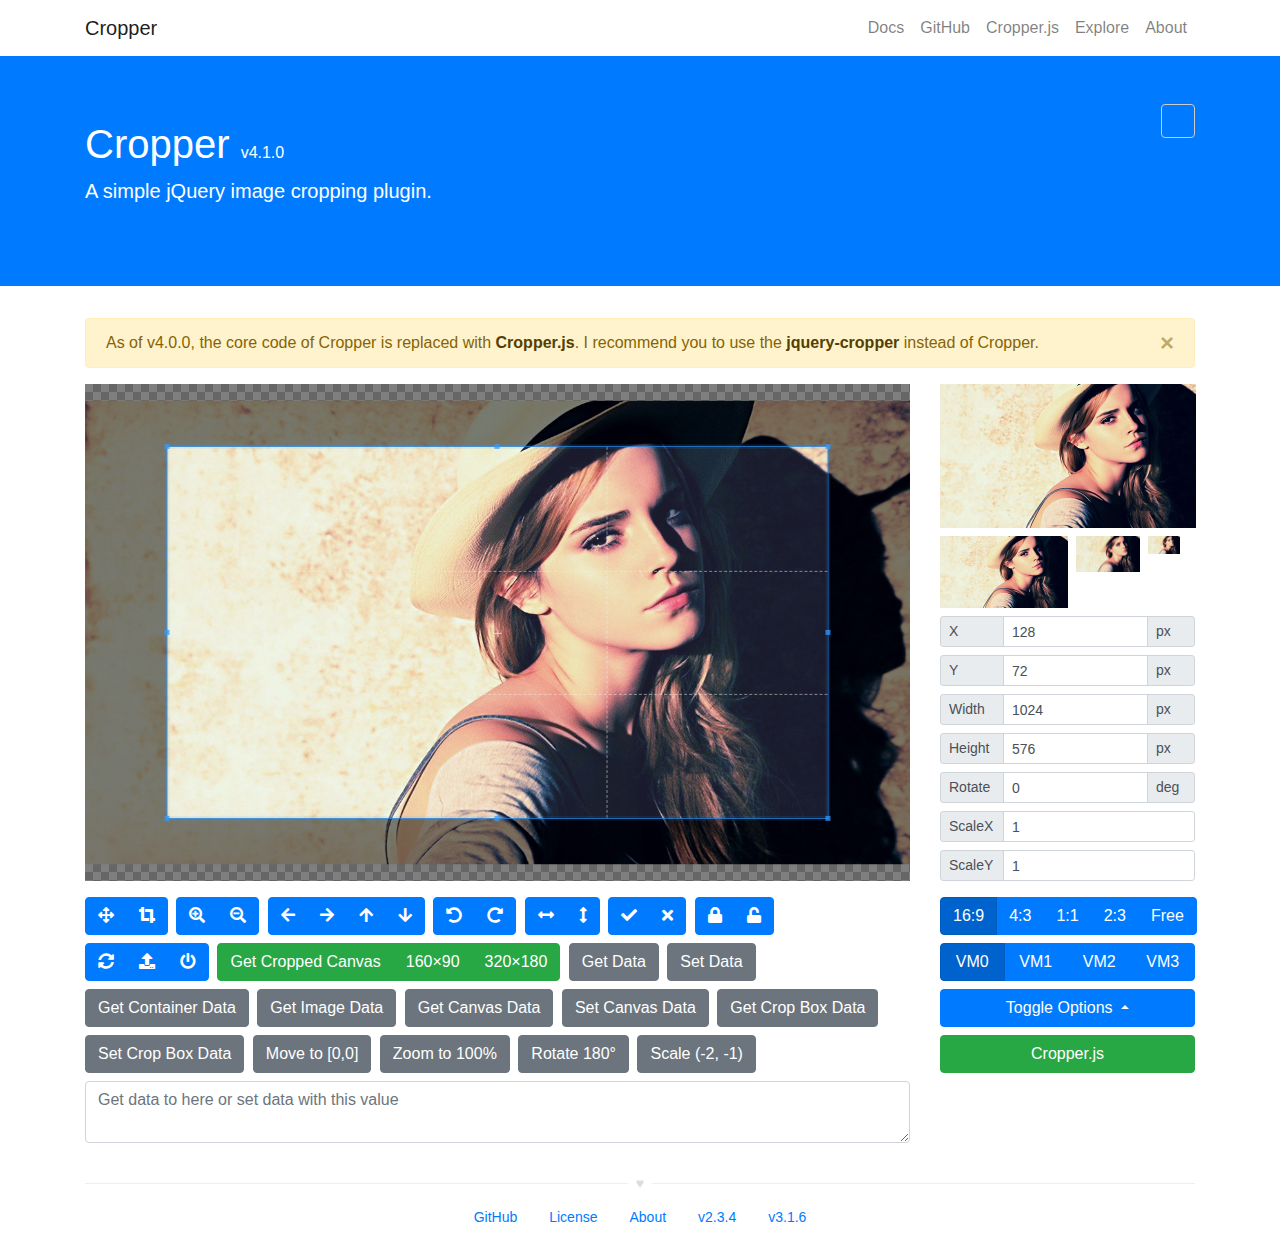
<file: assets/lib/cropper/docs/index.html>
<!DOCTYPE html>
<html lang="en">
<head>
  <meta charset="utf-8">
  <meta http-equiv="x-ua-compatible" content="ie=edge">
  <meta name="viewport" content="width=device-width, initial-scale=1, shrink-to-fit=no">
  <meta name="description" content="A simple jQuery image cropping plugin.">
  <meta name="author" content="Chen Fengyuan">
  <title>Cropper</title>
  <link rel="shortcut icon" href="favicon.ico">
  <link rel="icon" href="favicon.ico">
  <link rel="stylesheet" href="https://use.fontawesome.com/releases/v5.11.2/css/all.css" crossorigin="anonymous">
  <link rel="stylesheet" href="https://stackpath.bootstrapcdn.com/bootstrap/4.3.1/css/bootstrap.min.css" crossorigin="anonymous">
  <link rel="stylesheet" href="css/cropper.css">
  <link rel="stylesheet" href="css/main.css">
</head>
<body>
  <!--[if lt IE 9]>
  <div class="alert alert-warning alert-dismissible fade show m-0 rounded-0" role="alert">
    You are using an <strong>outdated</strong> browser. Please <a href="https://browsehappy.com/">upgrade your browser</a> to improve your experience.
    <button type="button" class="close" data-dismiss="alert" aria-label="Close">
      <span aria-hidden="true">&times;</span>
    </button>
  </div>
  <![endif]-->

  <!-- Header -->
  <header class="navbar navbar-light navbar-expand-md">
    <div class="container">
      <a class="navbar-brand" href="./">Cropper</a>
      <button class="navbar-toggler" type="button" data-toggle="collapse" data-target="#navbar-collapse" aria-controls="navbar-collapse" aria-expanded="false" aria-label="Toggle navigation">
        <span class="navbar-toggler-icon"></span>
      </button>
      <div class="collapse navbar-collapse justify-content-end" id="navbar-collapse" role="navigation">
        <nav class="nav navbar-nav">
          <a class="nav-link" href="https://github.com/fengyuanchen/cropper/blob/master/README.md" data-toggle="tooltip" title="View the documentation">Docs</a>
          <a class="nav-link" href="https://github.com/fengyuanchen/cropper" data-toggle="tooltip" title="View the GitHub project">GitHub</a>
          <a class="nav-link" href="https://fengyuanchen.github.io/cropperjs" data-toggle="tooltip" title="the non-jQuery version of Cropper (recommended)">Cropper.js</a>
          <a class="nav-link" href="https://fengyuanchen.github.io/" data-toggle="tooltip" title="Explore more projects">Explore</a>
          <a class="nav-link" href="https://chenfengyuan.com/" data-toggle="tooltip" title="About the author">About</a>
        </nav>
      </div>
    </div>
  </header>

  <!-- Jumbotron -->
  <div class="jumbotron bg-primary text-white rounded-0">
    <div class="container">
      <div class="row">
        <div class="col-md">
          <h1>Cropper <small class="h6">v4.1.0</small></h1>
          <p class="lead">A simple jQuery image cropping plugin.</p>
        </div>
        <div class="col-md">
          <div class="carbonads">
            <script id="_carbonads_js" src="https://cdn.carbonads.com/carbon.js?serve=CKYI55Q7&placement=fengyuanchengithubio" async></script>
          </div>
        </div>
      </div>
    </div>
  </div>

  <!-- Content -->
  <div class="container">
    <div class="alert alert-warning alert-dismissible fade show" role="alert">
        As of v4.0.0, the core code of Cropper is replaced with <a class="alert-link" href="https://github.com/fengyuanchen/cropperjs">Cropper.js</a>. I recommend you to use the <a class="alert-link" href="https://github.com/fengyuanchen/jquery-cropper">jquery-cropper</a> instead of Cropper.
      <button type="button" class="close" data-dismiss="alert" aria-label="Close">
        <span aria-hidden="true">&times;</span>
      </button>
    </div>
    <div class="row">
      <div class="col-md-9">
        <!-- <h3>Demo:</h3> -->
        <div class="img-container">
          <img id="image" src="images/picture.jpg" alt="Picture">
        </div>
      </div>
      <div class="col-md-3">
        <!-- <h3>Preview:</h3> -->
        <div class="docs-preview clearfix">
          <div class="img-preview preview-lg"></div>
          <div class="img-preview preview-md"></div>
          <div class="img-preview preview-sm"></div>
          <div class="img-preview preview-xs"></div>
        </div>

        <!-- <h3>Data:</h3> -->
        <div class="docs-data">
          <div class="input-group input-group-sm">
            <span class="input-group-prepend">
              <label class="input-group-text" for="dataX">X</label>
            </span>
            <input type="text" class="form-control" id="dataX" placeholder="x">
            <span class="input-group-append">
              <span class="input-group-text">px</span>
            </span>
          </div>
          <div class="input-group input-group-sm">
            <span class="input-group-prepend">
              <label class="input-group-text" for="dataY">Y</label>
            </span>
            <input type="text" class="form-control" id="dataY" placeholder="y">
            <span class="input-group-append">
              <span class="input-group-text">px</span>
            </span>
          </div>
          <div class="input-group input-group-sm">
            <span class="input-group-prepend">
              <label class="input-group-text" for="dataWidth">Width</label>
            </span>
            <input type="text" class="form-control" id="dataWidth" placeholder="width">
            <span class="input-group-append">
              <span class="input-group-text">px</span>
            </span>
          </div>
          <div class="input-group input-group-sm">
            <span class="input-group-prepend">
              <label class="input-group-text" for="dataHeight">Height</label>
            </span>
            <input type="text" class="form-control" id="dataHeight" placeholder="height">
            <span class="input-group-append">
              <span class="input-group-text">px</span>
            </span>
          </div>
          <div class="input-group input-group-sm">
            <span class="input-group-prepend">
              <label class="input-group-text" for="dataRotate">Rotate</label>
            </span>
            <input type="text" class="form-control" id="dataRotate" placeholder="rotate">
            <span class="input-group-append">
              <span class="input-group-text">deg</span>
            </span>
          </div>
          <div class="input-group input-group-sm">
            <span class="input-group-prepend">
              <label class="input-group-text" for="dataScaleX">ScaleX</label>
            </span>
            <input type="text" class="form-control" id="dataScaleX" placeholder="scaleX">
          </div>
          <div class="input-group input-group-sm">
            <span class="input-group-prepend">
              <label class="input-group-text" for="dataScaleY">ScaleY</label>
            </span>
            <input type="text" class="form-control" id="dataScaleY" placeholder="scaleY">
          </div>
        </div>
      </div>
    </div>
    <div class="row">
      <div class="col-md-9 docs-buttons">
        <!-- <h3>Toolbar:</h3> -->
        <div class="btn-group">
          <button type="button" class="btn btn-primary" data-method="setDragMode" data-option="move" title="Move">
            <span class="docs-tooltip" data-toggle="tooltip" data-animation="false" title="$().cropper(&quot;setDragMode&quot;, &quot;move&quot;)">
              <span class="fa fa-arrows-alt"></span>
            </span>
          </button>
          <button type="button" class="btn btn-primary" data-method="setDragMode" data-option="crop" title="Crop">
            <span class="docs-tooltip" data-toggle="tooltip" data-animation="false" title="$().cropper(&quot;setDragMode&quot;, &quot;crop&quot;)">
              <span class="fa fa-crop-alt"></span>
            </span>
          </button>
        </div>

        <div class="btn-group">
          <button type="button" class="btn btn-primary" data-method="zoom" data-option="0.1" title="Zoom In">
            <span class="docs-tooltip" data-toggle="tooltip" data-animation="false" title="$().cropper(&quot;zoom&quot;, 0.1)">
              <span class="fa fa-search-plus"></span>
            </span>
          </button>
          <button type="button" class="btn btn-primary" data-method="zoom" data-option="-0.1" title="Zoom Out">
            <span class="docs-tooltip" data-toggle="tooltip" data-animation="false" title="$().cropper(&quot;zoom&quot;, -0.1)">
              <span class="fa fa-search-minus"></span>
            </span>
          </button>
        </div>

        <div class="btn-group">
          <button type="button" class="btn btn-primary" data-method="move" data-option="-10" data-second-option="0" title="Move Left">
            <span class="docs-tooltip" data-toggle="tooltip" data-animation="false" title="$().cropper(&quot;move&quot;, -10, 0)">
              <span class="fa fa-arrow-left"></span>
            </span>
          </button>
          <button type="button" class="btn btn-primary" data-method="move" data-option="10" data-second-option="0" title="Move Right">
            <span class="docs-tooltip" data-toggle="tooltip" data-animation="false" title="$().cropper(&quot;move&quot;, 10, 0)">
              <span class="fa fa-arrow-right"></span>
            </span>
          </button>
          <button type="button" class="btn btn-primary" data-method="move" data-option="0" data-second-option="-10" title="Move Up">
            <span class="docs-tooltip" data-toggle="tooltip" data-animation="false" title="$().cropper(&quot;move&quot;, 0, -10)">
              <span class="fa fa-arrow-up"></span>
            </span>
          </button>
          <button type="button" class="btn btn-primary" data-method="move" data-option="0" data-second-option="10" title="Move Down">
            <span class="docs-tooltip" data-toggle="tooltip" data-animation="false" title="$().cropper(&quot;move&quot;, 0, 10)">
              <span class="fa fa-arrow-down"></span>
            </span>
          </button>
        </div>

        <div class="btn-group">
          <button type="button" class="btn btn-primary" data-method="rotate" data-option="-45" title="Rotate Left">
            <span class="docs-tooltip" data-toggle="tooltip" data-animation="false" title="$().cropper(&quot;rotate&quot;, -45)">
              <span class="fa fa-undo-alt"></span>
            </span>
          </button>
          <button type="button" class="btn btn-primary" data-method="rotate" data-option="45" title="Rotate Right">
            <span class="docs-tooltip" data-toggle="tooltip" data-animation="false" title="$().cropper(&quot;rotate&quot;, 45)">
              <span class="fa fa-redo-alt"></span>
            </span>
          </button>
        </div>

        <div class="btn-group">
          <button type="button" class="btn btn-primary" data-method="scaleX" data-option="-1" title="Flip Horizontal">
            <span class="docs-tooltip" data-toggle="tooltip" data-animation="false" title="$().cropper(&quot;scaleX&quot;, -1)">
              <span class="fa fa-arrows-alt-h"></span>
            </span>
          </button>
          <button type="button" class="btn btn-primary" data-method="scaleY" data-option="-1" title="Flip Vertical">
            <span class="docs-tooltip" data-toggle="tooltip" data-animation="false" title="$().cropper(&quot;scaleY&quot;, -1)">
              <span class="fa fa-arrows-alt-v"></span>
            </span>
          </button>
        </div>

        <div class="btn-group">
          <button type="button" class="btn btn-primary" data-method="crop" title="Crop">
            <span class="docs-tooltip" data-toggle="tooltip" data-animation="false" title="$().cropper(&quot;crop&quot;)">
              <span class="fa fa-check"></span>
            </span>
          </button>
          <button type="button" class="btn btn-primary" data-method="clear" title="Clear">
            <span class="docs-tooltip" data-toggle="tooltip" data-animation="false" title="$().cropper(&quot;clear&quot;)">
              <span class="fa fa-times"></span>
            </span>
          </button>
        </div>

        <div class="btn-group">
          <button type="button" class="btn btn-primary" data-method="disable" title="Disable">
            <span class="docs-tooltip" data-toggle="tooltip" data-animation="false" title="$().cropper(&quot;disable&quot;)">
              <span class="fa fa-lock"></span>
            </span>
          </button>
          <button type="button" class="btn btn-primary" data-method="enable" title="Enable">
            <span class="docs-tooltip" data-toggle="tooltip" data-animation="false" title="$().cropper(&quot;enable&quot;)">
              <span class="fa fa-unlock"></span>
            </span>
          </button>
        </div>

        <div class="btn-group">
          <button type="button" class="btn btn-primary" data-method="reset" title="Reset">
            <span class="docs-tooltip" data-toggle="tooltip" data-animation="false" title="$().cropper(&quot;reset&quot;)">
              <span class="fa fa-sync-alt"></span>
            </span>
          </button>
          <label class="btn btn-primary btn-upload" for="inputImage" title="Upload image file">
            <input type="file" class="sr-only" id="inputImage" name="file" accept=".jpg,.jpeg,.png,.gif,.bmp,.tiff">
            <span class="docs-tooltip" data-toggle="tooltip" data-animation="false" title="Import image with Blob URLs">
              <span class="fa fa-upload"></span>
            </span>
          </label>
          <button type="button" class="btn btn-primary" data-method="destroy" title="Destroy">
            <span class="docs-tooltip" data-toggle="tooltip" data-animation="false" title="$().cropper(&quot;destroy&quot;)">
              <span class="fa fa-power-off"></span>
            </span>
          </button>
        </div>

        <div class="btn-group btn-group-crop">
          <button type="button" class="btn btn-success" data-method="getCroppedCanvas" data-option="{ &quot;maxWidth&quot;: 4096, &quot;maxHeight&quot;: 4096 }">
            <span class="docs-tooltip" data-toggle="tooltip" data-animation="false" title="$().cropper(&quot;getCroppedCanvas&quot;, { maxWidth: 4096, maxHeight: 4096 })">
              Get Cropped Canvas
            </span>
          </button>
          <button type="button" class="btn btn-success" data-method="getCroppedCanvas" data-option="{ &quot;width&quot;: 160, &quot;height&quot;: 90 }">
            <span class="docs-tooltip" data-toggle="tooltip" data-animation="false" title="$().cropper(&quot;getCroppedCanvas&quot;, { width: 160, height: 90 })">
              160&times;90
            </span>
          </button>
          <button type="button" class="btn btn-success" data-method="getCroppedCanvas" data-option="{ &quot;width&quot;: 320, &quot;height&quot;: 180 }">
            <span class="docs-tooltip" data-toggle="tooltip" data-animation="false" title="$().cropper(&quot;getCroppedCanvas&quot;, { width: 320, height: 180 })">
              320&times;180
            </span>
          </button>
        </div>

        <!-- Show the cropped image in modal -->
        <div class="modal fade docs-cropped" id="getCroppedCanvasModal" aria-hidden="true" aria-labelledby="getCroppedCanvasTitle" role="dialog" tabindex="-1">
          <div class="modal-dialog">
            <div class="modal-content">
              <div class="modal-header">
                <h5 class="modal-title" id="getCroppedCanvasTitle">Cropped</h5>
                <button type="button" class="close" data-dismiss="modal" aria-label="Close">
                  <span aria-hidden="true">&times;</span>
                </button>
              </div>
              <div class="modal-body"></div>
              <div class="modal-footer">
                <button type="button" class="btn btn-secondary" data-dismiss="modal">Close</button>
                <a class="btn btn-primary" id="download" href="javascript:void(0);" download="cropped.jpg">Download</a>
              </div>
            </div>
          </div>
        </div><!-- /.modal -->

        <button type="button" class="btn btn-secondary" data-method="getData" data-option data-target="#putData">
          <span class="docs-tooltip" data-toggle="tooltip" data-animation="false" title="$().cropper(&quot;getData&quot;)">
            Get Data
          </span>
        </button>
        <button type="button" class="btn btn-secondary" data-method="setData" data-target="#putData">
          <span class="docs-tooltip" data-toggle="tooltip" data-animation="false" title="$().cropper(&quot;setData&quot;, data)">
            Set Data
          </span>
        </button>
        <button type="button" class="btn btn-secondary" data-method="getContainerData" data-option data-target="#putData">
          <span class="docs-tooltip" data-toggle="tooltip" data-animation="false" title="$().cropper(&quot;getContainerData&quot;)">
            Get Container Data
          </span>
        </button>
        <button type="button" class="btn btn-secondary" data-method="getImageData" data-option data-target="#putData">
          <span class="docs-tooltip" data-toggle="tooltip" data-animation="false" title="$().cropper(&quot;getImageData&quot;)">
            Get Image Data
          </span>
        </button>
        <button type="button" class="btn btn-secondary" data-method="getCanvasData" data-option data-target="#putData">
          <span class="docs-tooltip" data-toggle="tooltip" data-animation="false" title="$().cropper(&quot;getCanvasData&quot;)">
            Get Canvas Data
          </span>
        </button>
        <button type="button" class="btn btn-secondary" data-method="setCanvasData" data-target="#putData">
          <span class="docs-tooltip" data-toggle="tooltip" data-animation="false" title="$().cropper(&quot;setCanvasData&quot;, data)">
            Set Canvas Data
          </span>
        </button>
        <button type="button" class="btn btn-secondary" data-method="getCropBoxData" data-option data-target="#putData">
          <span class="docs-tooltip" data-toggle="tooltip" data-animation="false" title="$().cropper(&quot;getCropBoxData&quot;)">
            Get Crop Box Data
          </span>
        </button>
        <button type="button" class="btn btn-secondary" data-method="setCropBoxData" data-target="#putData">
          <span class="docs-tooltip" data-toggle="tooltip" data-animation="false" title="$().cropper(&quot;setCropBoxData&quot;, data)">
            Set Crop Box Data
          </span>
        </button>
        <button type="button" class="btn btn-secondary" data-method="moveTo" data-option="0">
          <span class="docs-tooltip" data-toggle="tooltip" data-animation="false" title="cropper.moveTo(0)">
            Move to [0,0]
          </span>
        </button>
        <button type="button" class="btn btn-secondary" data-method="zoomTo" data-option="1">
          <span class="docs-tooltip" data-toggle="tooltip" data-animation="false" title="cropper.zoomTo(1)">
            Zoom to 100%
          </span>
        </button>
        <button type="button" class="btn btn-secondary" data-method="rotateTo" data-option="180">
          <span class="docs-tooltip" data-toggle="tooltip" data-animation="false" title="cropper.rotateTo(180)">
            Rotate 180°
          </span>
        </button>
        <button type="button" class="btn btn-secondary" data-method="scale" data-option="-2" data-second-option="-1">
          <span class="docs-tooltip" data-toggle="tooltip" title="cropper.scale(-2, -1)">
            Scale (-2, -1)
          </span>
        </button>
        <textarea type="text" class="form-control" id="putData" placeholder="Get data to here or set data with this value"></textarea>
      </div><!-- /.docs-buttons -->

      <div class="col-md-3 docs-toggles">
        <!-- <h3>Toggles:</h3> -->
        <div class="btn-group d-flex flex-nowrap" data-toggle="buttons">
          <label class="btn btn-primary active">
            <input type="radio" class="sr-only" id="aspectRatio0" name="aspectRatio" value="1.7777777777777777">
            <span class="docs-tooltip" data-toggle="tooltip" data-animation="false" title="aspectRatio: 16 / 9">
              16:9
            </span>
          </label>
          <label class="btn btn-primary">
            <input type="radio" class="sr-only" id="aspectRatio1" name="aspectRatio" value="1.3333333333333333">
            <span class="docs-tooltip" data-toggle="tooltip" data-animation="false" title="aspectRatio: 4 / 3">
              4:3
            </span>
          </label>
          <label class="btn btn-primary">
            <input type="radio" class="sr-only" id="aspectRatio2" name="aspectRatio" value="1">
            <span class="docs-tooltip" data-toggle="tooltip" data-animation="false" title="aspectRatio: 1 / 1">
              1:1
            </span>
          </label>
          <label class="btn btn-primary">
            <input type="radio" class="sr-only" id="aspectRatio3" name="aspectRatio" value="0.6666666666666666">
            <span class="docs-tooltip" data-toggle="tooltip" data-animation="false" title="aspectRatio: 2 / 3">
              2:3
            </span>
          </label>
          <label class="btn btn-primary">
            <input type="radio" class="sr-only" id="aspectRatio4" name="aspectRatio" value="NaN">
            <span class="docs-tooltip" data-toggle="tooltip" data-animation="false" title="aspectRatio: NaN">
              Free
            </span>
          </label>
        </div>

        <div class="btn-group d-flex flex-nowrap" data-toggle="buttons">
          <label class="btn btn-primary active">
            <input type="radio" class="sr-only" id="viewMode0" name="viewMode" value="0" checked>
            <span class="docs-tooltip" data-toggle="tooltip" data-animation="false" title="View Mode 0">
              VM0
            </span>
          </label>
          <label class="btn btn-primary">
            <input type="radio" class="sr-only" id="viewMode1" name="viewMode" value="1">
            <span class="docs-tooltip" data-toggle="tooltip" data-animation="false" title="View Mode 1">
              VM1
            </span>
          </label>
          <label class="btn btn-primary">
            <input type="radio" class="sr-only" id="viewMode2" name="viewMode" value="2">
            <span class="docs-tooltip" data-toggle="tooltip" data-animation="false" title="View Mode 2">
              VM2
            </span>
          </label>
          <label class="btn btn-primary">
            <input type="radio" class="sr-only" id="viewMode3" name="viewMode" value="3">
            <span class="docs-tooltip" data-toggle="tooltip" data-animation="false" title="View Mode 3">
              VM3
            </span>
          </label>
        </div>

        <div class="dropdown dropup docs-options">
          <button type="button" class="btn btn-primary btn-block dropdown-toggle" id="toggleOptions" data-toggle="dropdown" aria-expanded="true">
            Toggle Options
            <span class="caret"></span>
          </button>
          <ul class="dropdown-menu" aria-labelledby="toggleOptions" role="menu">
            <li class="dropdown-item">
              <div class="form-check">
                <input class="form-check-input" id="responsive" type="checkbox" name="responsive" checked>
                <label class="form-check-label" for="responsive">responsive</label>
              </div>
            </li>
            <li class="dropdown-item">
              <div class="form-check">
                <input class="form-check-input" id="restore" type="checkbox" name="restore" checked>
                <label class="form-check-label" for="restore">restore</label>
              </div>
            </li>
            <li class="dropdown-item">
              <div class="form-check">
                <input class="form-check-input" id="checkCrossOrigin" type="checkbox" name="checkCrossOrigin" checked>
                <label class="form-check-label" for="checkCrossOrigin">checkCrossOrigin</label>
              </div>
            </li>
            <li class="dropdown-item">
              <div class="form-check">
                <input class="form-check-input" id="checkOrientation" type="checkbox" name="checkOrientation" checked>
                <label class="form-check-label" for="checkOrientation">checkOrientation</label>
              </div>
            </li>
            <li class="dropdown-item">
              <div class="form-check">
                <input class="form-check-input" id="modal" type="checkbox" name="modal" checked>
                <label class="form-check-label" for="modal">modal</label>
              </div>
            </li>
            <li class="dropdown-item">
              <div class="form-check">
                <input class="form-check-input" id="guides" type="checkbox" name="guides" checked>
                <label class="form-check-label" for="guides">guides</label>
              </div>
            </li>
            <li class="dropdown-item">
              <div class="form-check">
                <input class="form-check-input" id="center" type="checkbox" name="center" checked>
                <label class="form-check-label" for="center">center</label>
              </div>
            </li>
            <li class="dropdown-item">
              <div class="form-check">
                <input class="form-check-input" id="highlight" type="checkbox" name="highlight" checked>
                <label class="form-check-label" for="highlight">highlight</label>
              </div>
            </li>
            <li class="dropdown-item">
              <div class="form-check">
                <input class="form-check-input" id="background" type="checkbox" name="background" checked>
                <label class="form-check-label" for="background">background</label>
              </div>
            </li>
            <li class="dropdown-item">
              <div class="form-check">
                <input class="form-check-input" id="autoCrop" type="checkbox" name="autoCrop" checked>
                <label class="form-check-label" for="autoCrop">autoCrop</label>
              </div>
            </li>
            <li class="dropdown-item">
              <div class="form-check">
                <input class="form-check-input" id="movable" type="checkbox" name="movable" checked>
                <label class="form-check-label" for="movable">movable</label>
              </div>
            </li>
            <li class="dropdown-item">
              <div class="form-check">
                <input class="form-check-input" id="rotatable" type="checkbox" name="rotatable" checked>
                <label class="form-check-label" for="rotatable">rotatable</label>
              </div>
            </li>
            <li class="dropdown-item">
              <div class="form-check">
                <input class="form-check-input" id="scalable" type="checkbox" name="scalable" checked>
                <label class="form-check-label" for="scalable">scalable</label>
              </div>
            </li>
            <li class="dropdown-item">
              <div class="form-check">
                <input class="form-check-input" id="zoomable" type="checkbox" name="zoomable" checked>
                <label class="form-check-label" for="zoomable">zoomable</label>
              </div>
            </li>
            <li class="dropdown-item">
              <div class="form-check">
                <input class="form-check-input" id="zoomOnTouch" type="checkbox" name="zoomOnTouch" checked>
                <label class="form-check-label" for="zoomOnTouch">zoomOnTouch</label>
              </div>
            </li>
            <li class="dropdown-item">
              <div class="form-check">
                <input class="form-check-input" id="zoomOnWheel" type="checkbox" name="zoomOnWheel" checked>
                <label class="form-check-label" for="zoomOnWheel">zoomOnWheel</label>
              </div>
            </li>
            <li class="dropdown-item">
              <div class="form-check">
                <input class="form-check-input" id="cropBoxMovable" type="checkbox" name="cropBoxMovable" checked>
                <label class="form-check-label" for="cropBoxMovable">cropBoxMovable</label>
              </div>
            </li>
            <li class="dropdown-item">
              <div class="form-check">
                <input class="form-check-input" id="cropBoxResizable" type="checkbox" name="cropBoxResizable" checked>
                <label class="form-check-label" for="cropBoxResizable">cropBoxResizable</label>
              </div>
            </li>
            <li class="dropdown-item">
              <div class="form-check">
                <input class="form-check-input" id="toggleDragModeOnDblclick" type="checkbox" name="toggleDragModeOnDblclick" checked>
                <label class="form-check-label" for="toggleDragModeOnDblclick">toggleDragModeOnDblclick</label>
              </div>
            </li>
          </ul>
        </div><!-- /.dropdown -->

        <a class="btn btn-success btn-block" data-toggle="tooltip" data-animation="false" href="https://fengyuanchen.github.io/cropperjs" title="The non-jQuery version of Cropper (recommended)">Cropper.js</a>

      </div><!-- /.docs-toggles -->
    </div>
  </div>

  <!-- Footer -->
  <footer class="footer">
    <div class="container">
      <p class="heart"></p>
      <nav class="nav flex-wrap justify-content-center mb-3">
        <a class="nav-link" href="https://github.com/fengyuanchen/cropper">GitHub</a>
        <a class="nav-link" href="https://github.com/fengyuanchen/cropper/blob/master/LICENSE">License</a>
        <a class="nav-link" href="https://chenfengyuan.com/">About</a>
        <a class="nav-link" href="v2.3.4">v2.3.4</a>
        <a class="nav-link" href="v3.1.6">v3.1.6</a>
      </nav>
    </div>
  </footer>

  <!-- Scripts -->
  <script src="https://code.jquery.com/jquery-3.4.1.slim.min.js" crossorigin="anonymous"></script>
  <script src="https://stackpath.bootstrapcdn.com/bootstrap/4.3.1/js/bootstrap.bundle.min.js" crossorigin="anonymous"></script>
  <script src="https://fengyuanchen.github.io/shared/google-analytics.js" crossorigin="anonymous"></script>
  <script src="js/cropper.js"></script>
  <script src="js/main.js"></script>
</body>
</html>
</file>
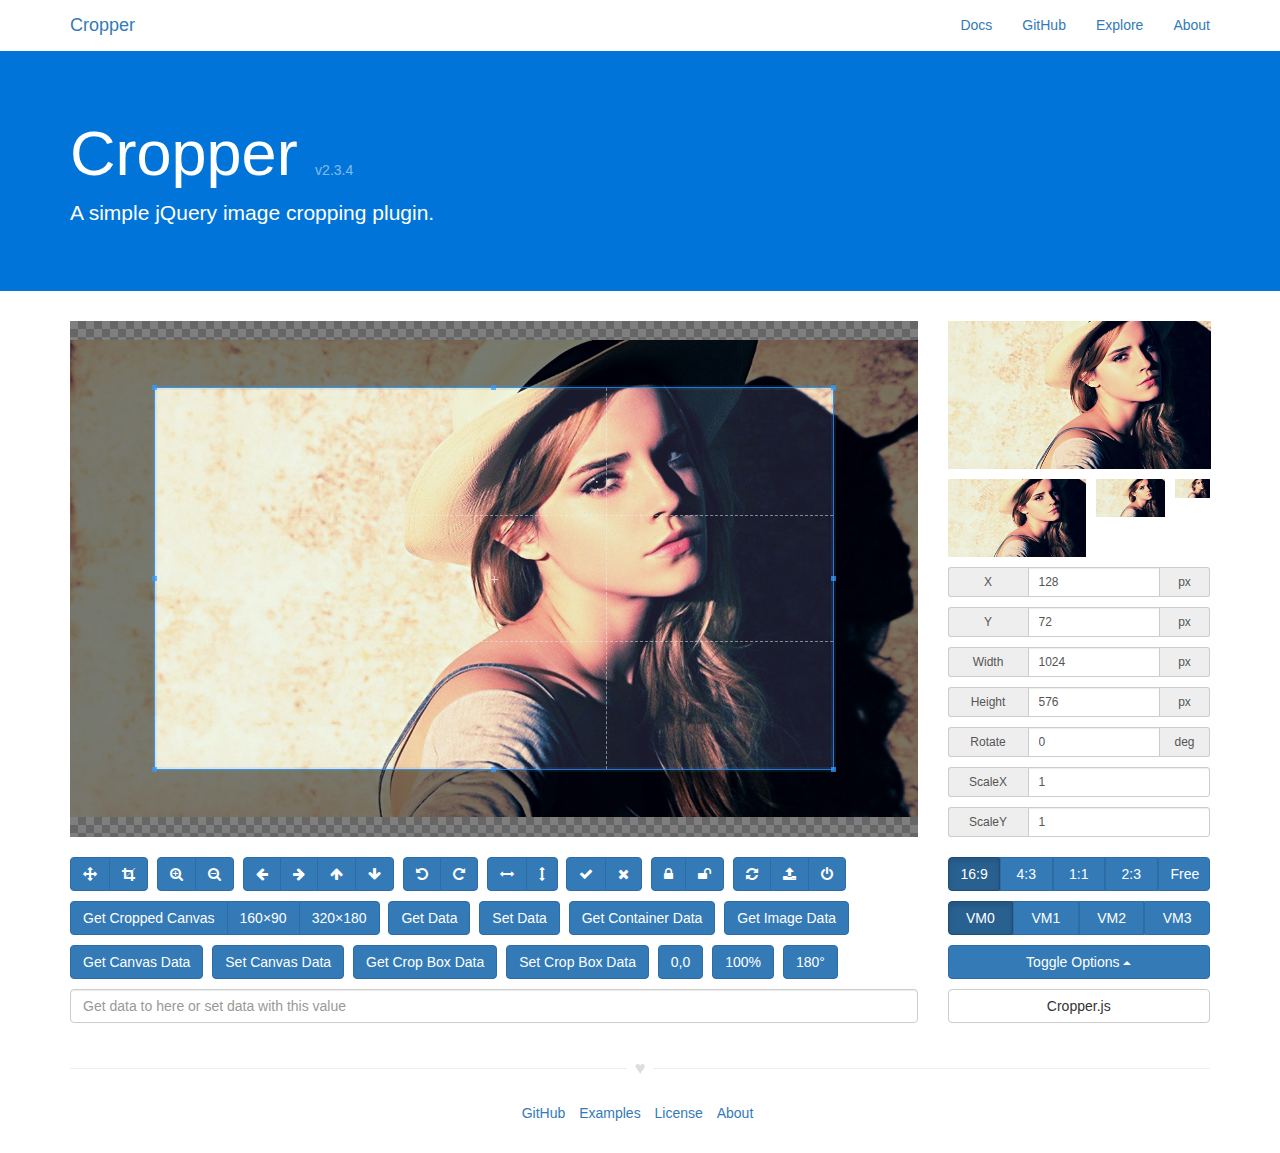
<file: assets/lib/cropper/docs/v2.3.4/index.html>
<!DOCTYPE html>
<html lang="en">
<head>
  <meta charset="utf-8">
  <meta http-equiv="x-ua-compatible" content="ie=edge">
  <meta name="viewport" content="width=device-width, initial-scale=1">
  <meta name="description" content="A simple jQuery image cropping plugin.">
  <meta name="author" content="Chen Fengyuan">
  <title>Cropper</title>
  <link rel="stylesheet" href="https://stackpath.bootstrapcdn.com/font-awesome/4.7.0/css/font-awesome.min.css" crossorigin="anonymous">
  <link rel="stylesheet" href="https://stackpath.bootstrapcdn.com/bootstrap/3.3.7/css/bootstrap.min.css" crossorigin="anonymous">
  <link rel="stylesheet" href="css/cropper.css">
  <link rel="stylesheet" href="css/main.css">

  <!-- HTML5 shim and Respond.js for IE8 support of HTML5 elements and media queries -->
  <!--[if lt IE 9]>
    <script src="https://oss.maxcdn.com/html5shiv/3.7.2/html5shiv.min.js"></script>
    <script src="https://oss.maxcdn.com/respond/1.4.2/respond.min.js"></script>
  <![endif]-->
</head>
<body>
  <!--[if lt IE 8]>
    <p class="browserupgrade">You are using an <strong>outdated</strong> browser. Please <a href="https://browsehappy.com/">upgrade your browser</a> to improve your experience.</p>
  <![endif]-->

  <!-- Header -->
  <header class="navbar navbar-static-top docs-header" id="top">
    <div class="container">
      <div class="navbar-header">
        <button type="button" class="navbar-toggle" data-target="#navbar-collapse" data-toggle="collapse">
          <span class="sr-only">Toggle navigation</span>
          <span class="icon-bar"></span>
          <span class="icon-bar"></span>
          <span class="icon-bar"></span>
        </button>
        <a class="navbar-brand" href="./">Cropper</a>
      </div>
      <nav class="collapse navbar-collapse" id="navbar-collapse" role="navigation">
        <ul class="nav navbar-nav navbar-right">
          <li><a href="https://github.com/fengyuanchen/cropper/tree/v2.3.4/README.md">Docs</a></li>
          <li><a href="https://github.com/fengyuanchen/cropper">GitHub</a></li>
          <li><a href="https://fengyuanchen.github.io/">Explore</a></li>
          <li><a href="https://chenfengyuan.com/">About</a></li>
        </ul>
      </nav>
    </div>
  </header>

  <!-- Jumbotron -->
  <div class="jumbotron docs-jumbotron">
    <div class="container">
      <h1>Cropper <small class="version">v2.3.4</small></h1>
      <p class="lead">A simple jQuery image cropping plugin.</p>
    </div>
  </div>

  <!-- Content -->
  <div class="container">
    <div class="row">
      <div class="col-md-9">
        <!-- <h3>Demo:</h3> -->
        <div class="img-container">
          <img id="image" src="images/picture.jpg" alt="Picture">
        </div>
      </div>
      <div class="col-md-3">
        <!-- <h3>Preview:</h3> -->
        <div class="docs-preview clearfix">
          <div class="img-preview preview-lg"></div>
          <div class="img-preview preview-md"></div>
          <div class="img-preview preview-sm"></div>
          <div class="img-preview preview-xs"></div>
        </div>

        <!-- <h3>Data:</h3> -->
        <div class="docs-data">
          <div class="input-group input-group-sm">
            <label class="input-group-addon" for="dataX">X</label>
            <input type="text" class="form-control" id="dataX" placeholder="x">
            <span class="input-group-addon">px</span>
          </div>
          <div class="input-group input-group-sm">
            <label class="input-group-addon" for="dataY">Y</label>
            <input type="text" class="form-control" id="dataY" placeholder="y">
            <span class="input-group-addon">px</span>
          </div>
          <div class="input-group input-group-sm">
            <label class="input-group-addon" for="dataWidth">Width</label>
            <input type="text" class="form-control" id="dataWidth" placeholder="width">
            <span class="input-group-addon">px</span>
          </div>
          <div class="input-group input-group-sm">
            <label class="input-group-addon" for="dataHeight">Height</label>
            <input type="text" class="form-control" id="dataHeight" placeholder="height">
            <span class="input-group-addon">px</span>
          </div>
          <div class="input-group input-group-sm">
            <label class="input-group-addon" for="dataRotate">Rotate</label>
            <input type="text" class="form-control" id="dataRotate" placeholder="rotate">
            <span class="input-group-addon">deg</span>
          </div>
          <div class="input-group input-group-sm">
            <label class="input-group-addon" for="dataScaleX">ScaleX</label>
            <input type="text" class="form-control" id="dataScaleX" placeholder="scaleX">
          </div>
          <div class="input-group input-group-sm">
            <label class="input-group-addon" for="dataScaleY">ScaleY</label>
            <input type="text" class="form-control" id="dataScaleY" placeholder="scaleY">
          </div>
        </div>
      </div>
    </div>
    <div class="row">
      <div class="col-md-9 docs-buttons">
        <!-- <h3>Toolbar:</h3> -->
        <div class="btn-group">
          <button type="button" class="btn btn-primary" data-method="setDragMode" data-option="move" title="Move">
            <span class="docs-tooltip" data-toggle="tooltip" title="$().cropper(&quot;setDragMode&quot;, &quot;move&quot;)">
              <span class="fa fa-arrows"></span>
            </span>
          </button>
          <button type="button" class="btn btn-primary" data-method="setDragMode" data-option="crop" title="Crop">
            <span class="docs-tooltip" data-toggle="tooltip" title="$().cropper(&quot;setDragMode&quot;, &quot;crop&quot;)">
              <span class="fa fa-crop"></span>
            </span>
          </button>
        </div>

        <div class="btn-group">
          <button type="button" class="btn btn-primary" data-method="zoom" data-option="0.1" title="Zoom In">
            <span class="docs-tooltip" data-toggle="tooltip" title="$().cropper(&quot;zoom&quot;, 0.1)">
              <span class="fa fa-search-plus"></span>
            </span>
          </button>
          <button type="button" class="btn btn-primary" data-method="zoom" data-option="-0.1" title="Zoom Out">
            <span class="docs-tooltip" data-toggle="tooltip" title="$().cropper(&quot;zoom&quot;, -0.1)">
              <span class="fa fa-search-minus"></span>
            </span>
          </button>
        </div>

        <div class="btn-group">
          <button type="button" class="btn btn-primary" data-method="move" data-option="-10" data-second-option="0" title="Move Left">
            <span class="docs-tooltip" data-toggle="tooltip" title="$().cropper(&quot;move&quot;, -10, 0)">
              <span class="fa fa-arrow-left"></span>
            </span>
          </button>
          <button type="button" class="btn btn-primary" data-method="move" data-option="10" data-second-option="0" title="Move Right">
            <span class="docs-tooltip" data-toggle="tooltip" title="$().cropper(&quot;move&quot;, 10, 0)">
              <span class="fa fa-arrow-right"></span>
            </span>
          </button>
          <button type="button" class="btn btn-primary" data-method="move" data-option="0" data-second-option="-10" title="Move Up">
            <span class="docs-tooltip" data-toggle="tooltip" title="$().cropper(&quot;move&quot;, 0, -10)">
              <span class="fa fa-arrow-up"></span>
            </span>
          </button>
          <button type="button" class="btn btn-primary" data-method="move" data-option="0" data-second-option="10" title="Move Down">
            <span class="docs-tooltip" data-toggle="tooltip" title="$().cropper(&quot;move&quot;, 0, 10)">
              <span class="fa fa-arrow-down"></span>
            </span>
          </button>
        </div>

        <div class="btn-group">
          <button type="button" class="btn btn-primary" data-method="rotate" data-option="-45" title="Rotate Left">
            <span class="docs-tooltip" data-toggle="tooltip" title="$().cropper(&quot;rotate&quot;, -45)">
              <span class="fa fa-rotate-left"></span>
            </span>
          </button>
          <button type="button" class="btn btn-primary" data-method="rotate" data-option="45" title="Rotate Right">
            <span class="docs-tooltip" data-toggle="tooltip" title="$().cropper(&quot;rotate&quot;, 45)">
              <span class="fa fa-rotate-right"></span>
            </span>
          </button>
        </div>

        <div class="btn-group">
          <button type="button" class="btn btn-primary" data-method="scaleX" data-option="-1" title="Flip Horizontal">
            <span class="docs-tooltip" data-toggle="tooltip" title="$().cropper(&quot;scaleX&quot;, -1)">
              <span class="fa fa-arrows-h"></span>
            </span>
          </button>
          <button type="button" class="btn btn-primary" data-method="scaleY" data-option="-1" title="Flip Vertical">
            <span class="docs-tooltip" data-toggle="tooltip" title="$().cropper(&quot;scaleY&quot;, -1)">
              <span class="fa fa-arrows-v"></span>
            </span>
          </button>
        </div>

        <div class="btn-group">
          <button type="button" class="btn btn-primary" data-method="crop" title="Crop">
            <span class="docs-tooltip" data-toggle="tooltip" title="$().cropper(&quot;crop&quot;)">
              <span class="fa fa-check"></span>
            </span>
          </button>
          <button type="button" class="btn btn-primary" data-method="clear" title="Clear">
            <span class="docs-tooltip" data-toggle="tooltip" title="$().cropper(&quot;clear&quot;)">
              <span class="fa fa-remove"></span>
            </span>
          </button>
        </div>

        <div class="btn-group">
          <button type="button" class="btn btn-primary" data-method="disable" title="Disable">
            <span class="docs-tooltip" data-toggle="tooltip" title="$().cropper(&quot;disable&quot;)">
              <span class="fa fa-lock"></span>
            </span>
          </button>
          <button type="button" class="btn btn-primary" data-method="enable" title="Enable">
            <span class="docs-tooltip" data-toggle="tooltip" title="$().cropper(&quot;enable&quot;)">
              <span class="fa fa-unlock"></span>
            </span>
          </button>
        </div>

        <div class="btn-group">
          <button type="button" class="btn btn-primary" data-method="reset" title="Reset">
            <span class="docs-tooltip" data-toggle="tooltip" title="$().cropper(&quot;reset&quot;)">
              <span class="fa fa-refresh"></span>
            </span>
          </button>
          <label class="btn btn-primary btn-upload" for="inputImage" title="Upload image file">
            <input type="file" class="sr-only" id="inputImage" name="file" accept=".jpg,.jpeg,.png,.gif,.bmp,.tiff">
            <span class="docs-tooltip" data-toggle="tooltip" title="Import image with Blob URLs">
              <span class="fa fa-upload"></span>
            </span>
          </label>
          <button type="button" class="btn btn-primary" data-method="destroy" title="Destroy">
            <span class="docs-tooltip" data-toggle="tooltip" title="$().cropper(&quot;destroy&quot;)">
              <span class="fa fa-power-off"></span>
            </span>
          </button>
        </div>

        <div class="btn-group btn-group-crop">
          <button type="button" class="btn btn-primary" data-method="getCroppedCanvas">
            <span class="docs-tooltip" data-toggle="tooltip" title="$().cropper(&quot;getCroppedCanvas&quot;)">
              Get Cropped Canvas
            </span>
          </button>
          <button type="button" class="btn btn-primary" data-method="getCroppedCanvas" data-option="{ &quot;width&quot;: 160, &quot;height&quot;: 90 }">
            <span class="docs-tooltip" data-toggle="tooltip" title="$().cropper(&quot;getCroppedCanvas&quot;, { width: 160, height: 90 })">
              160&times;90
            </span>
          </button>
          <button type="button" class="btn btn-primary" data-method="getCroppedCanvas" data-option="{ &quot;width&quot;: 320, &quot;height&quot;: 180 }">
            <span class="docs-tooltip" data-toggle="tooltip" title="$().cropper(&quot;getCroppedCanvas&quot;, { width: 320, height: 180 })">
              320&times;180
            </span>
          </button>
        </div>

        <!-- Show the cropped image in modal -->
        <div class="modal fade docs-cropped" id="getCroppedCanvasModal" aria-hidden="true" aria-labelledby="getCroppedCanvasTitle" role="dialog" tabindex="-1">
          <div class="modal-dialog">
            <div class="modal-content">
              <div class="modal-header">
                <button type="button" class="close" data-dismiss="modal" aria-hidden="true">&times;</button>
                <h4 class="modal-title" id="getCroppedCanvasTitle">Cropped</h4>
              </div>
              <div class="modal-body"></div>
              <div class="modal-footer">
                <button type="button" class="btn btn-default" data-dismiss="modal">Close</button>
                <a class="btn btn-primary" id="download" href="javascript:void(0);" download="cropped.jpg">Download</a>
              </div>
            </div>
          </div>
        </div><!-- /.modal -->

        <button type="button" class="btn btn-primary" data-method="getData" data-option data-target="#putData">
          <span class="docs-tooltip" data-toggle="tooltip" title="$().cropper(&quot;getData&quot;)">
            Get Data
          </span>
        </button>
        <button type="button" class="btn btn-primary" data-method="setData" data-target="#putData">
          <span class="docs-tooltip" data-toggle="tooltip" title="$().cropper(&quot;setData&quot;, data)">
            Set Data
          </span>
        </button>
        <button type="button" class="btn btn-primary" data-method="getContainerData" data-option data-target="#putData">
          <span class="docs-tooltip" data-toggle="tooltip" title="$().cropper(&quot;getContainerData&quot;)">
            Get Container Data
          </span>
        </button>
        <button type="button" class="btn btn-primary" data-method="getImageData" data-option data-target="#putData">
          <span class="docs-tooltip" data-toggle="tooltip" title="$().cropper(&quot;getImageData&quot;)">
            Get Image Data
          </span>
        </button>
        <button type="button" class="btn btn-primary" data-method="getCanvasData" data-option data-target="#putData">
          <span class="docs-tooltip" data-toggle="tooltip" title="$().cropper(&quot;getCanvasData&quot;)">
            Get Canvas Data
          </span>
        </button>
        <button type="button" class="btn btn-primary" data-method="setCanvasData" data-target="#putData">
          <span class="docs-tooltip" data-toggle="tooltip" title="$().cropper(&quot;setCanvasData&quot;, data)">
            Set Canvas Data
          </span>
        </button>
        <button type="button" class="btn btn-primary" data-method="getCropBoxData" data-option data-target="#putData">
          <span class="docs-tooltip" data-toggle="tooltip" title="$().cropper(&quot;getCropBoxData&quot;)">
            Get Crop Box Data
          </span>
        </button>
        <button type="button" class="btn btn-primary" data-method="setCropBoxData" data-target="#putData">
          <span class="docs-tooltip" data-toggle="tooltip" title="$().cropper(&quot;setCropBoxData&quot;, data)">
            Set Crop Box Data
          </span>
        </button>
        <button type="button" class="btn btn-primary" data-method="moveTo" data-option="0">
          <span class="docs-tooltip" data-toggle="tooltip" title="cropper.moveTo(0)">
            0,0
          </span>
        </button>
        <button type="button" class="btn btn-primary" data-method="zoomTo" data-option="1">
          <span class="docs-tooltip" data-toggle="tooltip" title="cropper.zoomTo(1)">
            100%
          </span>
        </button>
        <button type="button" class="btn btn-primary" data-method="rotateTo" data-option="180">
          <span class="docs-tooltip" data-toggle="tooltip" title="cropper.rotateTo(180)">
            180°
          </span>
        </button>
        <input type="text" class="form-control" id="putData" placeholder="Get data to here or set data with this value">
      </div><!-- /.docs-buttons -->

      <div class="col-md-3 docs-toggles">
        <!-- <h3>Toggles:</h3> -->
        <div class="btn-group btn-group-justified" data-toggle="buttons">
          <label class="btn btn-primary active">
            <input type="radio" class="sr-only" id="aspectRatio0" name="aspectRatio" value="1.7777777777777777">
            <span class="docs-tooltip" data-toggle="tooltip" title="aspectRatio: 16 / 9">
              16:9
            </span>
          </label>
          <label class="btn btn-primary">
            <input type="radio" class="sr-only" id="aspectRatio1" name="aspectRatio" value="1.3333333333333333">
            <span class="docs-tooltip" data-toggle="tooltip" title="aspectRatio: 4 / 3">
              4:3
            </span>
          </label>
          <label class="btn btn-primary">
            <input type="radio" class="sr-only" id="aspectRatio2" name="aspectRatio" value="1">
            <span class="docs-tooltip" data-toggle="tooltip" title="aspectRatio: 1 / 1">
              1:1
            </span>
          </label>
          <label class="btn btn-primary">
            <input type="radio" class="sr-only" id="aspectRatio3" name="aspectRatio" value="0.6666666666666666">
            <span class="docs-tooltip" data-toggle="tooltip" title="aspectRatio: 2 / 3">
              2:3
            </span>
          </label>
          <label class="btn btn-primary">
            <input type="radio" class="sr-only" id="aspectRatio4" name="aspectRatio" value="NaN">
            <span class="docs-tooltip" data-toggle="tooltip" title="aspectRatio: NaN">
              Free
            </span>
          </label>
        </div>

        <div class="btn-group btn-group-justified" data-toggle="buttons">
          <label class="btn btn-primary active">
            <input type="radio" class="sr-only" id="viewMode0" name="viewMode" value="0" checked>
            <span class="docs-tooltip" data-toggle="tooltip" title="View Mode 0">
              VM0
            </span>
          </label>
          <label class="btn btn-primary">
            <input type="radio" class="sr-only" id="viewMode1" name="viewMode" value="1">
            <span class="docs-tooltip" data-toggle="tooltip" title="View Mode 1">
              VM1
            </span>
          </label>
          <label class="btn btn-primary">
            <input type="radio" class="sr-only" id="viewMode2" name="viewMode" value="2">
            <span class="docs-tooltip" data-toggle="tooltip" title="View Mode 2">
              VM2
            </span>
          </label>
          <label class="btn btn-primary">
            <input type="radio" class="sr-only" id="viewMode3" name="viewMode" value="3">
            <span class="docs-tooltip" data-toggle="tooltip" title="View Mode 3">
              VM3
            </span>
          </label>
        </div>

        <div class="dropdown dropup docs-options">
          <button type="button" class="btn btn-primary btn-block dropdown-toggle" id="toggleOptions" data-toggle="dropdown" aria-expanded="true">
            Toggle Options
            <span class="caret"></span>
          </button>
          <ul class="dropdown-menu" aria-labelledby="toggleOptions" role="menu">
            <li role="presentation">
              <label class="checkbox-inline">
                <input type="checkbox" name="responsive" checked>
                responsive
              </label>
            </li>
            <li role="presentation">
              <label class="checkbox-inline">
                <input type="checkbox" name="restore" checked>
                restore
              </label>
            </li>
            <li role="presentation">
              <label class="checkbox-inline">
                <input type="checkbox" name="checkCrossOrigin" checked>
                checkCrossOrigin
              </label>
            </li>
            <li role="presentation">
              <label class="checkbox-inline">
                <input type="checkbox" name="checkOrientation" checked>
                checkOrientation
              </label>
            </li>

            <li role="presentation">
              <label class="checkbox-inline">
                <input type="checkbox" name="modal" checked>
                modal
              </label>
            </li>
            <li role="presentation">
              <label class="checkbox-inline">
                <input type="checkbox" name="guides" checked>
                guides
              </label>
            </li>
            <li role="presentation">
              <label class="checkbox-inline">
                <input type="checkbox" name="center" checked>
                center
              </label>
            </li>
            <li role="presentation">
              <label class="checkbox-inline">
                <input type="checkbox" name="highlight" checked>
                highlight
              </label>
            </li>
            <li role="presentation">
              <label class="checkbox-inline">
                <input type="checkbox" name="background" checked>
                background
              </label>
            </li>

            <li role="presentation">
              <label class="checkbox-inline">
                <input type="checkbox" name="autoCrop" checked>
                autoCrop
              </label>
            </li>
            <li role="presentation">
              <label class="checkbox-inline">
                <input type="checkbox" name="movable" checked>
                movable
              </label>
            </li>
            <li role="presentation">
              <label class="checkbox-inline">
                <input type="checkbox" name="rotatable" checked>
                rotatable
              </label>
            </li>
            <li role="presentation">
              <label class="checkbox-inline">
                <input type="checkbox" name="scalable" checked>
                scalable
              </label>
            </li>
            <li role="presentation">
              <label class="checkbox-inline">
                <input type="checkbox" name="zoomable" checked>
                zoomable
              </label>
            </li>
            <li role="presentation">
              <label class="checkbox-inline">
                <input type="checkbox" name="zoomOnTouch" checked>
                zoomOnTouch
              </label>
            </li>
            <li role="presentation">
              <label class="checkbox-inline">
                <input type="checkbox" name="zoomOnWheel" checked>
                zoomOnWheel
              </label>
            </li>
            <li role="presentation">
              <label class="checkbox-inline">
                <input type="checkbox" name="cropBoxMovable" checked>
                cropBoxMovable
              </label>
            </li>
            <li role="presentation">
              <label class="checkbox-inline">
                <input type="checkbox" name="cropBoxResizable" checked>
                cropBoxResizable
              </label>
            </li>
            <li role="presentation">
              <label class="checkbox-inline">
                <input type="checkbox" name="toggleDragModeOnDblclick" checked>
                toggleDragModeOnDblclick
              </label>
            </li>
          </ul>
        </div><!-- /.dropdown -->

        <a class="btn btn-default btn-block" data-toggle="tooltip" href="https://fengyuanchen.github.io/cropperjs" title="Cropper without jQuery">Cropper.js</a>

      </div><!-- /.docs-toggles -->
    </div>
  </div>

  <!-- Footer -->
  <footer class="docs-footer">
    <div class="container">
      <p class="heart"></p>
      <ul class="list-inline links">
        <li><a href="https://github.com/fengyuanchen/cropper">GitHub</a></li>
        <li><a href="https://github.com/fengyuanchen/cropper/tree/v2.3.4/examples">Examples</a></li>
        <li><a href="https://github.com/fengyuanchen/cropper/tree/v2.3.4/LICENSE">License</a></li>
        <li><a href="https://chenfengyuan.com/">About</a></li>
      </ul>
    </div>
  </footer>

  <!-- Scripts -->
  <script src="https://code.jquery.com/jquery-1.12.4.min.js" crossorigin="anonymous"></script>
  <script src="https://stackpath.bootstrapcdn.com/bootstrap/3.3.7/js/bootstrap.min.js" crossorigin="anonymous"></script>
  <script src="https://fengyuanchen.github.io/shared/google-analytics.js" crossorigin="anonymous"></script>
  <script src="js/cropper.js"></script>
  <script src="js/main.js"></script>
</body>
</html>
</file>
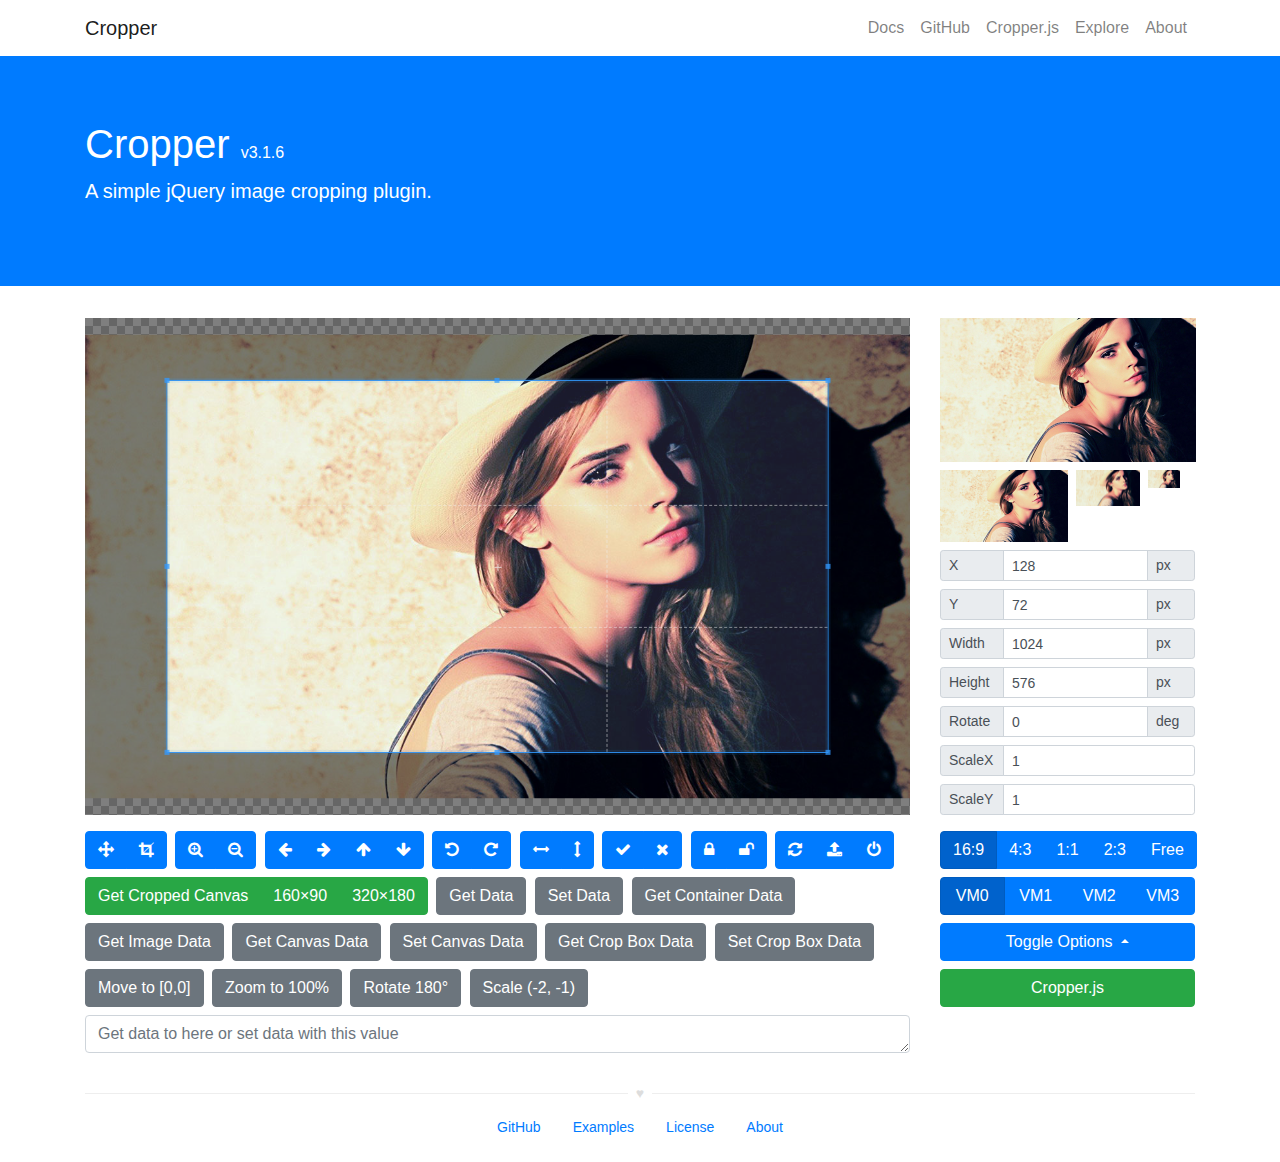
<file: assets/lib/cropper/docs/v3.1.6/index.html>
<!DOCTYPE html>
<html lang="en">
<head>
  <meta charset="utf-8">
  <meta http-equiv="x-ua-compatible" content="ie=edge">
  <meta name="viewport" content="width=device-width, initial-scale=1, shrink-to-fit=no">
  <meta name="description" content="A simple jQuery image cropping plugin.">
  <meta name="author" content="Chen Fengyuan">
  <title>Cropper</title>
  <link rel="stylesheet" href="https://maxcdn.bootstrapcdn.com/font-awesome/4.7.0/css/font-awesome.min.css" crossorigin="anonymous">
  <link rel="stylesheet" href="https://stackpath.bootstrapcdn.com/bootstrap/4.3.1/css/bootstrap.min.css" crossorigin="anonymous">
  <link rel="stylesheet" href="css/cropper.css">
  <link rel="stylesheet" href="css/main.css">
</head>
<body>
  <!--[if lt IE 9]>
  <div class="alert alert-warning alert-dismissible fade show m-0 rounded-0" role="alert">
    You are using an <strong>outdated</strong> browser. Please <a href="https://browsehappy.com/">upgrade your browser</a> to improve your experience.
    <button type="button" class="close" data-dismiss="alert" aria-label="Close">
      <span aria-hidden="true">&times;</span>
    </button>
  </div>
  <![endif]-->

  <!-- Header -->
  <header class="navbar navbar-light navbar-expand-md">
    <div class="container">
      <a class="navbar-brand" href="./">Cropper</a>
      <button class="navbar-toggler" type="button" data-toggle="collapse" data-target="#navbar-collapse" aria-controls="navbar-collapse" aria-expanded="false" aria-label="Toggle navigation">
        <span class="navbar-toggler-icon"></span>
      </button>
      <div class="collapse navbar-collapse justify-content-end" id="navbar-collapse" role="navigation">
        <nav class="nav navbar-nav">
          <a class="nav-link" href="https://github.com/fengyuanchen/cropper/tree/v3.1.6/README.md" data-toggle="tooltip" title="View the documentation">Docs</a>
          <a class="nav-link" href="https://github.com/fengyuanchen/cropper" data-toggle="tooltip" title="View the GitHub project">GitHub</a>
          <a class="nav-link" href="https://fengyuanchen.github.io/cropperjs" data-toggle="tooltip" title="the non-jQuery version of Cropper (recommended)">Cropper.js</a>
          <a class="nav-link" href="https://fengyuanchen.github.io/" data-toggle="tooltip" title="Explore more projects">Explore</a>
          <a class="nav-link" href="https://chenfengyuan.com/" data-toggle="tooltip" title="About the author">About</a>
        </nav>
      </div>
    </div>
  </header>

  <!-- Jumbotron -->
  <div class="jumbotron bg-primary text-white rounded-0">
    <div class="container">
        <h1>Cropper <small class="h6">v3.1.6</small></h1>
        <p class="lead">A simple jQuery image cropping plugin.</p>
    </div>
  </div>

  <!-- Content -->
  <div class="container">
    <div class="row">
      <div class="col-md-9">
        <!-- <h3>Demo:</h3> -->
        <div class="img-container">
          <img id="image" src="images/picture.jpg" alt="Picture">
        </div>
      </div>
      <div class="col-md-3">
        <!-- <h3>Preview:</h3> -->
        <div class="docs-preview clearfix">
          <div class="img-preview preview-lg"></div>
          <div class="img-preview preview-md"></div>
          <div class="img-preview preview-sm"></div>
          <div class="img-preview preview-xs"></div>
        </div>

        <!-- <h3>Data:</h3> -->
        <div class="docs-data">
          <div class="input-group input-group-sm">
            <span class="input-group-prepend">
              <label class="input-group-text" for="dataX">X</label>
            </span>
            <input type="text" class="form-control" id="dataX" placeholder="x">
            <span class="input-group-append">
              <span class="input-group-text">px</span>
            </span>
          </div>
          <div class="input-group input-group-sm">
            <span class="input-group-prepend">
              <label class="input-group-text" for="dataY">Y</label>
            </span>
            <input type="text" class="form-control" id="dataY" placeholder="y">
            <span class="input-group-append">
              <span class="input-group-text">px</span>
            </span>
          </div>
          <div class="input-group input-group-sm">
            <span class="input-group-prepend">
              <label class="input-group-text" for="dataWidth">Width</label>
            </span>
            <input type="text" class="form-control" id="dataWidth" placeholder="width">
            <span class="input-group-append">
              <span class="input-group-text">px</span>
            </span>
          </div>
          <div class="input-group input-group-sm">
            <span class="input-group-prepend">
              <label class="input-group-text" for="dataHeight">Height</label>
            </span>
            <input type="text" class="form-control" id="dataHeight" placeholder="height">
            <span class="input-group-append">
              <span class="input-group-text">px</span>
            </span>
          </div>
          <div class="input-group input-group-sm">
            <span class="input-group-prepend">
              <label class="input-group-text" for="dataRotate">Rotate</label>
            </span>
            <input type="text" class="form-control" id="dataRotate" placeholder="rotate">
            <span class="input-group-append">
              <span class="input-group-text">deg</span>
            </span>
          </div>
          <div class="input-group input-group-sm">
            <span class="input-group-prepend">
              <label class="input-group-text" for="dataScaleX">ScaleX</label>
            </span>
            <input type="text" class="form-control" id="dataScaleX" placeholder="scaleX">
          </div>
          <div class="input-group input-group-sm">
            <span class="input-group-prepend">
              <label class="input-group-text" for="dataScaleY">ScaleY</label>
            </span>
            <input type="text" class="form-control" id="dataScaleY" placeholder="scaleY">
          </div>
        </div>
      </div>
    </div>
    <div class="row">
      <div class="col-md-9 docs-buttons">
        <!-- <h3>Toolbar:</h3> -->
        <div class="btn-group">
          <button type="button" class="btn btn-primary" data-method="setDragMode" data-option="move" title="Move">
            <span class="docs-tooltip" data-toggle="tooltip" data-animation="false" title="$().cropper(&quot;setDragMode&quot;, &quot;move&quot;)">
              <span class="fa fa-arrows"></span>
            </span>
          </button>
          <button type="button" class="btn btn-primary" data-method="setDragMode" data-option="crop" title="Crop">
            <span class="docs-tooltip" data-toggle="tooltip" data-animation="false" title="$().cropper(&quot;setDragMode&quot;, &quot;crop&quot;)">
              <span class="fa fa-crop"></span>
            </span>
          </button>
        </div>

        <div class="btn-group">
          <button type="button" class="btn btn-primary" data-method="zoom" data-option="0.1" title="Zoom In">
            <span class="docs-tooltip" data-toggle="tooltip" data-animation="false" title="$().cropper(&quot;zoom&quot;, 0.1)">
              <span class="fa fa-search-plus"></span>
            </span>
          </button>
          <button type="button" class="btn btn-primary" data-method="zoom" data-option="-0.1" title="Zoom Out">
            <span class="docs-tooltip" data-toggle="tooltip" data-animation="false" title="$().cropper(&quot;zoom&quot;, -0.1)">
              <span class="fa fa-search-minus"></span>
            </span>
          </button>
        </div>

        <div class="btn-group">
          <button type="button" class="btn btn-primary" data-method="move" data-option="-10" data-second-option="0" title="Move Left">
            <span class="docs-tooltip" data-toggle="tooltip" data-animation="false" title="$().cropper(&quot;move&quot;, -10, 0)">
              <span class="fa fa-arrow-left"></span>
            </span>
          </button>
          <button type="button" class="btn btn-primary" data-method="move" data-option="10" data-second-option="0" title="Move Right">
            <span class="docs-tooltip" data-toggle="tooltip" data-animation="false" title="$().cropper(&quot;move&quot;, 10, 0)">
              <span class="fa fa-arrow-right"></span>
            </span>
          </button>
          <button type="button" class="btn btn-primary" data-method="move" data-option="0" data-second-option="-10" title="Move Up">
            <span class="docs-tooltip" data-toggle="tooltip" data-animation="false" title="$().cropper(&quot;move&quot;, 0, -10)">
              <span class="fa fa-arrow-up"></span>
            </span>
          </button>
          <button type="button" class="btn btn-primary" data-method="move" data-option="0" data-second-option="10" title="Move Down">
            <span class="docs-tooltip" data-toggle="tooltip" data-animation="false" title="$().cropper(&quot;move&quot;, 0, 10)">
              <span class="fa fa-arrow-down"></span>
            </span>
          </button>
        </div>

        <div class="btn-group">
          <button type="button" class="btn btn-primary" data-method="rotate" data-option="-45" title="Rotate Left">
            <span class="docs-tooltip" data-toggle="tooltip" data-animation="false" title="$().cropper(&quot;rotate&quot;, -45)">
              <span class="fa fa-rotate-left"></span>
            </span>
          </button>
          <button type="button" class="btn btn-primary" data-method="rotate" data-option="45" title="Rotate Right">
            <span class="docs-tooltip" data-toggle="tooltip" data-animation="false" title="$().cropper(&quot;rotate&quot;, 45)">
              <span class="fa fa-rotate-right"></span>
            </span>
          </button>
        </div>

        <div class="btn-group">
          <button type="button" class="btn btn-primary" data-method="scaleX" data-option="-1" title="Flip Horizontal">
            <span class="docs-tooltip" data-toggle="tooltip" data-animation="false" title="$().cropper(&quot;scaleX&quot;, -1)">
              <span class="fa fa-arrows-h"></span>
            </span>
          </button>
          <button type="button" class="btn btn-primary" data-method="scaleY" data-option="-1" title="Flip Vertical">
            <span class="docs-tooltip" data-toggle="tooltip" data-animation="false" title="$().cropper(&quot;scaleY&quot;, -1)">
              <span class="fa fa-arrows-v"></span>
            </span>
          </button>
        </div>

        <div class="btn-group">
          <button type="button" class="btn btn-primary" data-method="crop" title="Crop">
            <span class="docs-tooltip" data-toggle="tooltip" data-animation="false" title="$().cropper(&quot;crop&quot;)">
              <span class="fa fa-check"></span>
            </span>
          </button>
          <button type="button" class="btn btn-primary" data-method="clear" title="Clear">
            <span class="docs-tooltip" data-toggle="tooltip" data-animation="false" title="$().cropper(&quot;clear&quot;)">
              <span class="fa fa-remove"></span>
            </span>
          </button>
        </div>

        <div class="btn-group">
          <button type="button" class="btn btn-primary" data-method="disable" title="Disable">
            <span class="docs-tooltip" data-toggle="tooltip" data-animation="false" title="$().cropper(&quot;disable&quot;)">
              <span class="fa fa-lock"></span>
            </span>
          </button>
          <button type="button" class="btn btn-primary" data-method="enable" title="Enable">
            <span class="docs-tooltip" data-toggle="tooltip" data-animation="false" title="$().cropper(&quot;enable&quot;)">
              <span class="fa fa-unlock"></span>
            </span>
          </button>
        </div>

        <div class="btn-group">
          <button type="button" class="btn btn-primary" data-method="reset" title="Reset">
            <span class="docs-tooltip" data-toggle="tooltip" data-animation="false" title="$().cropper(&quot;reset&quot;)">
              <span class="fa fa-refresh"></span>
            </span>
          </button>
          <label class="btn btn-primary btn-upload" for="inputImage" title="Upload image file">
            <input type="file" class="sr-only" id="inputImage" name="file" accept=".jpg,.jpeg,.png,.gif,.bmp,.tiff">
            <span class="docs-tooltip" data-toggle="tooltip" data-animation="false" title="Import image with Blob URLs">
              <span class="fa fa-upload"></span>
            </span>
          </label>
          <button type="button" class="btn btn-primary" data-method="destroy" title="Destroy">
            <span class="docs-tooltip" data-toggle="tooltip" data-animation="false" title="$().cropper(&quot;destroy&quot;)">
              <span class="fa fa-power-off"></span>
            </span>
          </button>
        </div>

        <div class="btn-group btn-group-crop">
          <button type="button" class="btn btn-success" data-method="getCroppedCanvas" data-option="{ &quot;maxWidth&quot;: 4096, &quot;maxHeight&quot;: 4096 }">
            <span class="docs-tooltip" data-toggle="tooltip" data-animation="false" title="$().cropper(&quot;getCroppedCanvas&quot;, { maxWidth: 4096, maxHeight: 4096 })">
              Get Cropped Canvas
            </span>
          </button>
          <button type="button" class="btn btn-success" data-method="getCroppedCanvas" data-option="{ &quot;width&quot;: 160, &quot;height&quot;: 90 }">
            <span class="docs-tooltip" data-toggle="tooltip" data-animation="false" title="$().cropper(&quot;getCroppedCanvas&quot;, { width: 160, height: 90 })">
              160&times;90
            </span>
          </button>
          <button type="button" class="btn btn-success" data-method="getCroppedCanvas" data-option="{ &quot;width&quot;: 320, &quot;height&quot;: 180 }">
            <span class="docs-tooltip" data-toggle="tooltip" data-animation="false" title="$().cropper(&quot;getCroppedCanvas&quot;, { width: 320, height: 180 })">
              320&times;180
            </span>
          </button>
        </div>

        <!-- Show the cropped image in modal -->
        <div class="modal fade docs-cropped" id="getCroppedCanvasModal" aria-hidden="true" aria-labelledby="getCroppedCanvasTitle" role="dialog" tabindex="-1">
          <div class="modal-dialog">
            <div class="modal-content">
              <div class="modal-header">
                <h5 class="modal-title" id="getCroppedCanvasTitle">Cropped</h5>
                <button type="button" class="close" data-dismiss="modal" aria-label="Close">
                  <span aria-hidden="true">&times;</span>
                </button>
              </div>
              <div class="modal-body"></div>
              <div class="modal-footer">
                <button type="button" class="btn btn-secondary" data-dismiss="modal">Close</button>
                <a class="btn btn-primary" id="download" href="javascript:void(0);" download="cropped.jpg">Download</a>
              </div>
            </div>
          </div>
        </div><!-- /.modal -->

        <button type="button" class="btn btn-secondary" data-method="getData" data-option data-target="#putData">
          <span class="docs-tooltip" data-toggle="tooltip" data-animation="false" title="$().cropper(&quot;getData&quot;)">
            Get Data
          </span>
        </button>
        <button type="button" class="btn btn-secondary" data-method="setData" data-target="#putData">
          <span class="docs-tooltip" data-toggle="tooltip" data-animation="false" title="$().cropper(&quot;setData&quot;, data)">
            Set Data
          </span>
        </button>
        <button type="button" class="btn btn-secondary" data-method="getContainerData" data-option data-target="#putData">
          <span class="docs-tooltip" data-toggle="tooltip" data-animation="false" title="$().cropper(&quot;getContainerData&quot;)">
            Get Container Data
          </span>
        </button>
        <button type="button" class="btn btn-secondary" data-method="getImageData" data-option data-target="#putData">
          <span class="docs-tooltip" data-toggle="tooltip" data-animation="false" title="$().cropper(&quot;getImageData&quot;)">
            Get Image Data
          </span>
        </button>
        <button type="button" class="btn btn-secondary" data-method="getCanvasData" data-option data-target="#putData">
          <span class="docs-tooltip" data-toggle="tooltip" data-animation="false" title="$().cropper(&quot;getCanvasData&quot;)">
            Get Canvas Data
          </span>
        </button>
        <button type="button" class="btn btn-secondary" data-method="setCanvasData" data-target="#putData">
          <span class="docs-tooltip" data-toggle="tooltip" data-animation="false" title="$().cropper(&quot;setCanvasData&quot;, data)">
            Set Canvas Data
          </span>
        </button>
        <button type="button" class="btn btn-secondary" data-method="getCropBoxData" data-option data-target="#putData">
          <span class="docs-tooltip" data-toggle="tooltip" data-animation="false" title="$().cropper(&quot;getCropBoxData&quot;)">
            Get Crop Box Data
          </span>
        </button>
        <button type="button" class="btn btn-secondary" data-method="setCropBoxData" data-target="#putData">
          <span class="docs-tooltip" data-toggle="tooltip" data-animation="false" title="$().cropper(&quot;setCropBoxData&quot;, data)">
            Set Crop Box Data
          </span>
        </button>
        <button type="button" class="btn btn-secondary" data-method="moveTo" data-option="0">
          <span class="docs-tooltip" data-toggle="tooltip" data-animation="false" title="cropper.moveTo(0)">
            Move to [0,0]
          </span>
        </button>
        <button type="button" class="btn btn-secondary" data-method="zoomTo" data-option="1">
          <span class="docs-tooltip" data-toggle="tooltip" data-animation="false" title="cropper.zoomTo(1)">
            Zoom to 100%
          </span>
        </button>
        <button type="button" class="btn btn-secondary" data-method="rotateTo" data-option="180">
          <span class="docs-tooltip" data-toggle="tooltip" data-animation="false" title="cropper.rotateTo(180)">
            Rotate 180°
          </span>
        </button>
        <button type="button" class="btn btn-secondary" data-method="scale" data-option="-2" data-second-option="-1">
          <span class="docs-tooltip" data-toggle="tooltip" title="cropper.scale(-2, -1)">
            Scale (-2, -1)
          </span>
        </button>
        <textarea type="text" class="form-control" id="putData" rows="1" placeholder="Get data to here or set data with this value"></textarea>
      </div><!-- /.docs-buttons -->

      <div class="col-md-3 docs-toggles">
        <!-- <h3>Toggles:</h3> -->
        <div class="btn-group d-flex flex-nowrap" data-toggle="buttons">
          <label class="btn btn-primary active">
            <input type="radio" class="sr-only" id="aspectRatio0" name="aspectRatio" value="1.7777777777777777">
            <span class="docs-tooltip" data-toggle="tooltip" data-animation="false" title="aspectRatio: 16 / 9">
              16:9
            </span>
          </label>
          <label class="btn btn-primary">
            <input type="radio" class="sr-only" id="aspectRatio1" name="aspectRatio" value="1.3333333333333333">
            <span class="docs-tooltip" data-toggle="tooltip" data-animation="false" title="aspectRatio: 4 / 3">
              4:3
            </span>
          </label>
          <label class="btn btn-primary">
            <input type="radio" class="sr-only" id="aspectRatio2" name="aspectRatio" value="1">
            <span class="docs-tooltip" data-toggle="tooltip" data-animation="false" title="aspectRatio: 1 / 1">
              1:1
            </span>
          </label>
          <label class="btn btn-primary">
            <input type="radio" class="sr-only" id="aspectRatio3" name="aspectRatio" value="0.6666666666666666">
            <span class="docs-tooltip" data-toggle="tooltip" data-animation="false" title="aspectRatio: 2 / 3">
              2:3
            </span>
          </label>
          <label class="btn btn-primary">
            <input type="radio" class="sr-only" id="aspectRatio4" name="aspectRatio" value="NaN">
            <span class="docs-tooltip" data-toggle="tooltip" data-animation="false" title="aspectRatio: NaN">
              Free
            </span>
          </label>
        </div>

        <div class="btn-group d-flex flex-nowrap" data-toggle="buttons">
          <label class="btn btn-primary active">
            <input type="radio" class="sr-only" id="viewMode0" name="viewMode" value="0" checked>
            <span class="docs-tooltip" data-toggle="tooltip" data-animation="false" title="View Mode 0">
              VM0
            </span>
          </label>
          <label class="btn btn-primary">
            <input type="radio" class="sr-only" id="viewMode1" name="viewMode" value="1">
            <span class="docs-tooltip" data-toggle="tooltip" data-animation="false" title="View Mode 1">
              VM1
            </span>
          </label>
          <label class="btn btn-primary">
            <input type="radio" class="sr-only" id="viewMode2" name="viewMode" value="2">
            <span class="docs-tooltip" data-toggle="tooltip" data-animation="false" title="View Mode 2">
              VM2
            </span>
          </label>
          <label class="btn btn-primary">
            <input type="radio" class="sr-only" id="viewMode3" name="viewMode" value="3">
            <span class="docs-tooltip" data-toggle="tooltip" data-animation="false" title="View Mode 3">
              VM3
            </span>
          </label>
        </div>

        <div class="dropdown dropup docs-options">
          <button type="button" class="btn btn-primary btn-block dropdown-toggle" id="toggleOptions" data-toggle="dropdown" aria-expanded="true">
            Toggle Options
            <span class="caret"></span>
          </button>
          <ul class="dropdown-menu" aria-labelledby="toggleOptions" role="menu">
            <li class="dropdown-item">
              <div class="form-check">
                <input class="form-check-input" id="responsive" type="checkbox" name="responsive" checked>
                <label class="form-check-label" for="responsive">responsive</label>
              </div>
            </li>
            <li class="dropdown-item">
              <div class="form-check">
                <input class="form-check-input" id="restore" type="checkbox" name="restore" checked>
                <label class="form-check-label" for="restore">restore</label>
              </div>
            </li>
            <li class="dropdown-item">
              <div class="form-check">
                <input class="form-check-input" id="checkCrossOrigin" type="checkbox" name="checkCrossOrigin" checked>
                <label class="form-check-label" for="checkCrossOrigin">checkCrossOrigin</label>
              </div>
            </li>
            <li class="dropdown-item">
              <div class="form-check">
                <input class="form-check-input" id="checkOrientation" type="checkbox" name="checkOrientation" checked>
                <label class="form-check-label" for="checkOrientation">checkOrientation</label>
              </div>
            </li>
            <li class="dropdown-item">
              <div class="form-check">
                <input class="form-check-input" id="modal" type="checkbox" name="modal" checked>
                <label class="form-check-label" for="modal">modal</label>
              </div>
            </li>
            <li class="dropdown-item">
              <div class="form-check">
                <input class="form-check-input" id="guides" type="checkbox" name="guides" checked>
                <label class="form-check-label" for="guides">guides</label>
              </div>
            </li>
            <li class="dropdown-item">
              <div class="form-check">
                <input class="form-check-input" id="center" type="checkbox" name="center" checked>
                <label class="form-check-label" for="center">center</label>
              </div>
            </li>
            <li class="dropdown-item">
              <div class="form-check">
                <input class="form-check-input" id="highlight" type="checkbox" name="highlight" checked>
                <label class="form-check-label" for="highlight">highlight</label>
              </div>
            </li>
            <li class="dropdown-item">
              <div class="form-check">
                <input class="form-check-input" id="background" type="checkbox" name="background" checked>
                <label class="form-check-label" for="background">background</label>
              </div>
            </li>
            <li class="dropdown-item">
              <div class="form-check">
                <input class="form-check-input" id="autoCrop" type="checkbox" name="autoCrop" checked>
                <label class="form-check-label" for="autoCrop">autoCrop</label>
              </div>
            </li>
            <li class="dropdown-item">
              <div class="form-check">
                <input class="form-check-input" id="movable" type="checkbox" name="movable" checked>
                <label class="form-check-label" for="movable">movable</label>
              </div>
            </li>
            <li class="dropdown-item">
              <div class="form-check">
                <input class="form-check-input" id="rotatable" type="checkbox" name="rotatable" checked>
                <label class="form-check-label" for="rotatable">rotatable</label>
              </div>
            </li>
            <li class="dropdown-item">
              <div class="form-check">
                <input class="form-check-input" id="scalable" type="checkbox" name="scalable" checked>
                <label class="form-check-label" for="scalable">scalable</label>
              </div>
            </li>
            <li class="dropdown-item">
              <div class="form-check">
                <input class="form-check-input" id="zoomable" type="checkbox" name="zoomable" checked>
                <label class="form-check-label" for="zoomable">zoomable</label>
              </div>
            </li>
            <li class="dropdown-item">
              <div class="form-check">
                <input class="form-check-input" id="zoomOnTouch" type="checkbox" name="zoomOnTouch" checked>
                <label class="form-check-label" for="zoomOnTouch">zoomOnTouch</label>
              </div>
            </li>
            <li class="dropdown-item">
              <div class="form-check">
                <input class="form-check-input" id="zoomOnWheel" type="checkbox" name="zoomOnWheel" checked>
                <label class="form-check-label" for="zoomOnWheel">zoomOnWheel</label>
              </div>
            </li>
            <li class="dropdown-item">
              <div class="form-check">
                <input class="form-check-input" id="cropBoxMovable" type="checkbox" name="cropBoxMovable" checked>
                <label class="form-check-label" for="cropBoxMovable">cropBoxMovable</label>
              </div>
            </li>
            <li class="dropdown-item">
              <div class="form-check">
                <input class="form-check-input" id="cropBoxResizable" type="checkbox" name="cropBoxResizable" checked>
                <label class="form-check-label" for="cropBoxResizable">cropBoxResizable</label>
              </div>
            </li>
            <li class="dropdown-item">
              <div class="form-check">
                <input class="form-check-input" id="toggleDragModeOnDblclick" type="checkbox" name="toggleDragModeOnDblclick" checked>
                <label class="form-check-label" for="toggleDragModeOnDblclick">toggleDragModeOnDblclick</label>
              </div>
            </li>
          </ul>
        </div><!-- /.dropdown -->

        <a class="btn btn-success btn-block" data-toggle="tooltip" data-animation="false" href="https://fengyuanchen.github.io/cropperjs" title="The non-jQuery version of Cropper (recommended)">Cropper.js</a>

      </div><!-- /.docs-toggles -->
    </div>
  </div>

  <!-- Footer -->
  <footer class="footer">
    <div class="container">
      <p class="heart"></p>
      <nav class="nav flex-wrap justify-content-center mb-3">
        <a class="nav-link" href="https://github.com/fengyuanchen/cropper">GitHub</a>
        <a class="nav-link" href="https://github.com/fengyuanchen/cropper/tree/v3.1.6/examples">Examples</a>
        <a class="nav-link" href="https://github.com/fengyuanchen/cropper/tree/v3.1.6/LICENSE">License</a>
        <a class="nav-link" href="https://chenfengyuan.com/">About</a>
      </nav>
    </div>
  </footer>

  <!-- Scripts -->
  <script src="https://code.jquery.com/jquery-3.4.1.slim.min.js" crossorigin="anonymous"></script>
  <script src="https://stackpath.bootstrapcdn.com/bootstrap/4.3.1/js/bootstrap.bundle.min.js" crossorigin="anonymous"></script>
  <script src="https://fengyuanchen.github.io/shared/google-analytics.js" crossorigin="anonymous"></script>
  <script src="js/cropper.js"></script>
  <script src="js/main.js"></script>
</body>
</html>
</file>
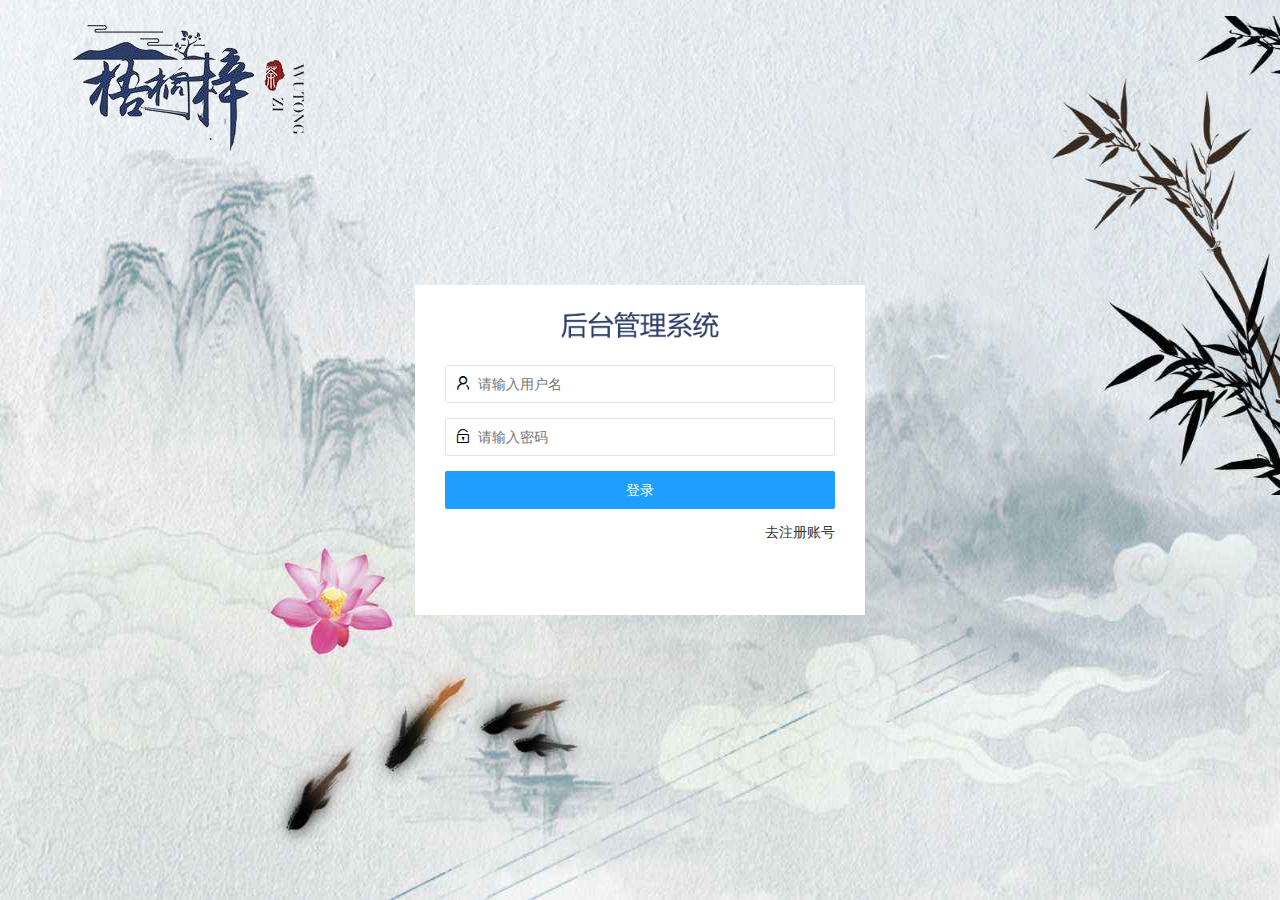
<file: login.html>
<!DOCTYPE html>
<html lang="en">
<head>
    <meta charset="UTF-8">
    <meta name="viewport" content="width=device-width, initial-scale=1.0">
    <title>大事件-登录/注册</title>
    <link rel="stylesheet" href="assets/css/login.css">
    <link rel="stylesheet" href="assets/lib/layui/layui/css/layui.css">
</head>
<body>
    <!-- 头部logo区域 -->
    <div class="layui-main">
        <img src="assets/images/logo.png" alt="" />
    </div>

    <!-- 登录注册区域 -->
    <div class="loginAndRegBox">
        <div class="title_box"></div>
        <!-- 登录的div -->
        <div class="login-box">
            <!-- 登录的表单 -->
            <form class="layui-form" id="form_login">
                <!-- 用户名 -->
                <div class="layui-form-item">
                    <i class="layui-icon layui-icon-username"></i>  
                    <input type="text" name="username" required  lay-verify="required" placeholder="请输入用户名" autocomplete="off" class="layui-input">
                </div>
                <!-- 密码 -->
                <div class="layui-form-item">
                    <i class="layui-icon layui-icon-password"></i>  
                    <input type="password" name="password" required  lay-verify="required|pwd" placeholder="请输入密码" autocomplete="off" class="layui-input">
                </div>
                <!-- 登录按钮 -->
                <div class="layui-form-item">
                    <!-- 注意：表单提交按钮按提交按钮和普通按钮的区别就是lay-submit -->
                    <button class="layui-btn layui-btn-fluid layui-btn-normal" lay-submit>登录</button>
                </div>
                <!-- 去注册账号 -->
                <div class="layui-form-item links">
                    <a href="javascript:;"  id="link_reg">去注册账号</a>
                </div>
            </form>
        </div>
        <!-- 注册的div -->
        <div class="reg-box">
            <!-- 注册的表单 -->
            <form class="layui-form" id="form_reg">
                <!-- 用户名 -->
                <div class="layui-form-item">
                    <i class="layui-icon layui-icon-username"></i>  
                    <input type="text" name="username" required  lay-verify="required" placeholder="请输入用户名" autocomplete="off" class="layui-input">
                </div>
                <!-- 密码 -->
                <div class="layui-form-item">
                    <i class="layui-icon layui-icon-password"></i>  
                    <input type="password" name="password" required  lay-verify="required|pwd" placeholder="请输入密码" autocomplete="off" class="layui-input">
                </div>
                <!-- 确认密码 -->
                <div class="layui-form-item">
                    <i class="layui-icon layui-icon-password"></i>  
                    <input type="password" name="repassword" required  lay-verify="required|pwd|repwd" placeholder="请确认密码" autocomplete="off" class="layui-input">
                </div>
                <!-- 注册按钮 -->
                <div class="layui-form-item">
                    <!-- 注意：表单提交按钮按提交按钮和普通按钮的区别就是lay-submit -->
                    <button class="layui-btn layui-btn-fluid layui-btn-normal" lay-submit>注册</button>
                </div>
                <!-- 去注册账号 -->
                <div class="layui-form-item links">
                    <a href="javascript:;"  id="link_login">去登录</a>
                </div>
            </form>
        </div>
    </div>


    <!-- 导入layui的js文件 -->
    <script src="assets/lib/layui/layui/layui.all.js"></script>
    <!-- 导入jQuery -->
    <script src="assets/lib/jquery.js"></script>
    <!-- 导入ajaxPrefilter函数js文件 -->
    <script src="assets/js/baseAPI.js"></script>
    <!-- 导入自己的js脚本 -->
    <script src="assets/js/login.js"></script>
</body>
</html>
</file>
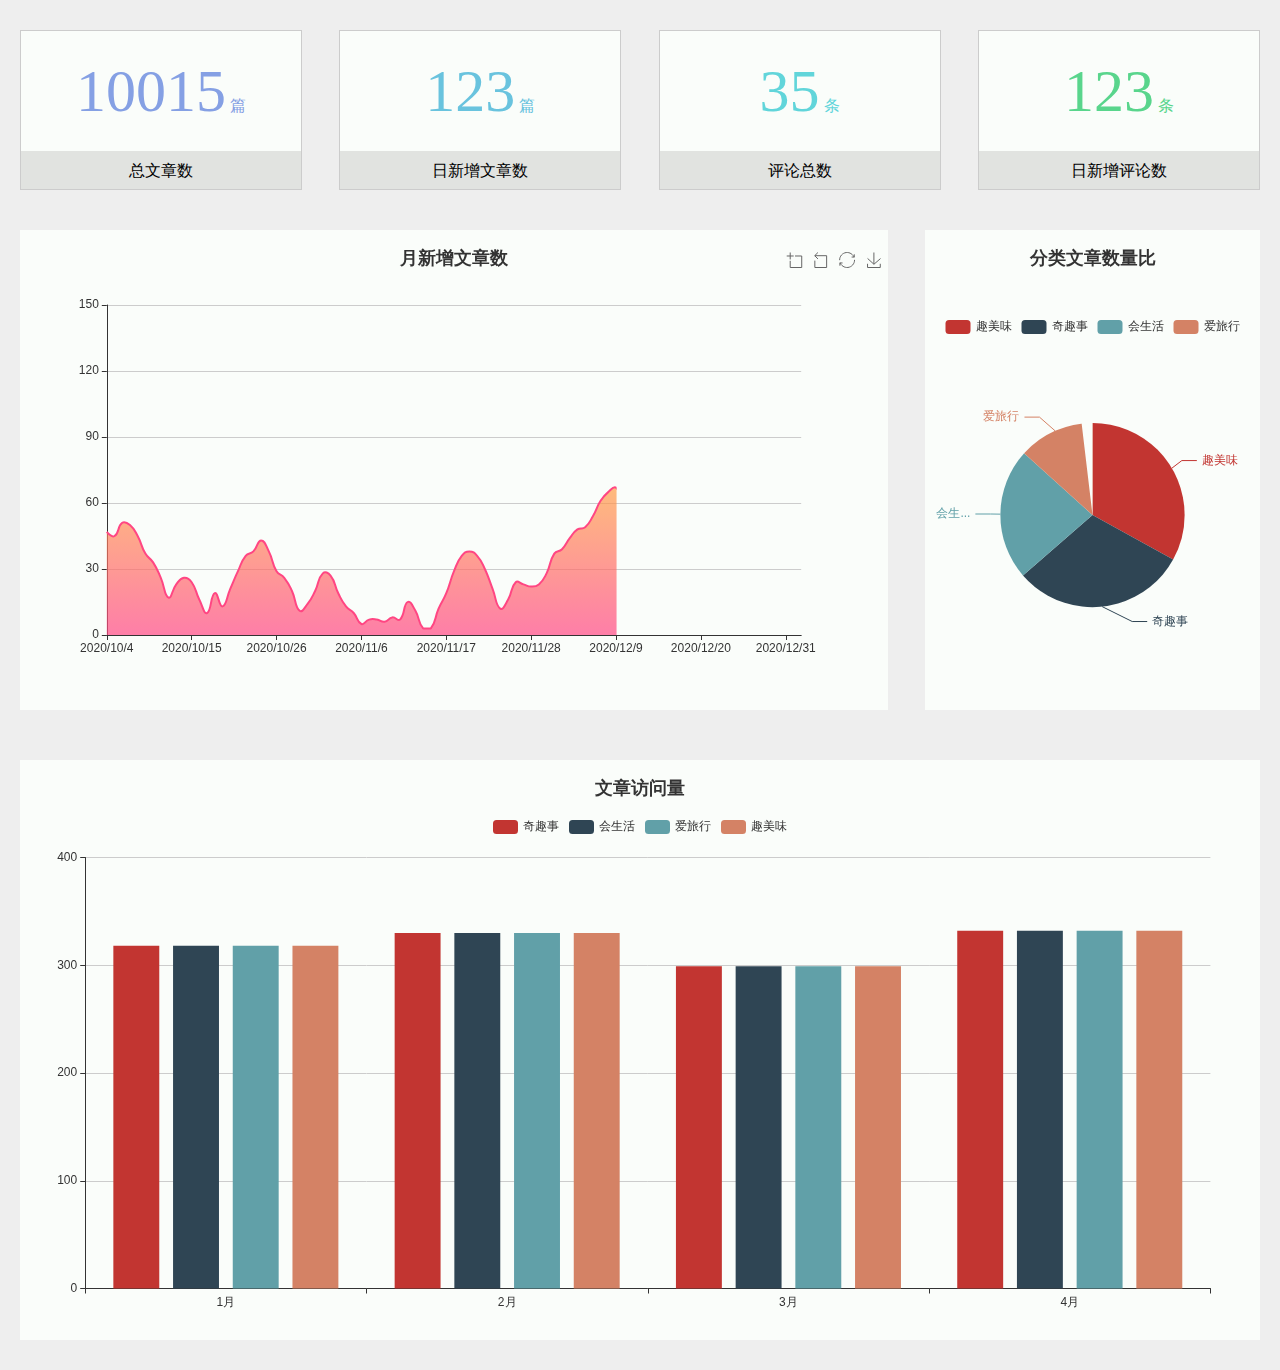
<file: home/dashboard.html>
<!DOCTYPE html>
<html lang="en">
<head>
    <meta charset="UTF-8">
    <meta name="viewport" content="width=device-width, initial-scale=1.0">
    <title>Document</title>
    <!-- 导入ECharts -->
    <script src="../assets/lib/ECharts.min.js"></script>
    <!-- 导入自己的样式 -->
    <link rel="stylesheet" href="../assets/lib/main.css">
</head>
<body>
    <div class="outbox">
        <div class="box">
            <div class="topbox">
                <p> <i>10015</i> 篇</p>
            </div>
            <div class="botbox">
                总文章数
            </div>
        </div>
        <div class="box">
            <div class="topbox">
                <p> <i>123</i> 篇</p>
            </div>
            <div class="botbox">
                日新增文章数
            </div>
        </div>
        <div class="box">
            <div class="topbox">
                <p> <i>35</i> 条</p>
            </div>
            <div class="botbox">
                评论总数
            </div>
        </div>
        <div class="box">
            <div class="topbox">
                <p> <i>123</i> 条</p>
            </div>
            <div class="botbox">
                日新增评论数
            </div>
        </div>
    </div>
    <div class="echarts01"></div>
    <div class="echarts02"></div>
    <div class="echarts03"></div>


    <script>
        window.addEventListener("load", function(){
            // 实例化对象
            var myChart = echarts.init(document.querySelector('.echarts01'));
             // 指定图表的配置项和数据
             var base = +new Date(2020, 9, 3);
            var oneDay = 24 * 3600 * 1000;
            var date = [];
            
            var data = [Math.random() * 300];
            
            for (var i = 1; i < 900; i++) {
                var now = new Date(base += oneDay);
                date.push([now.getFullYear(), now.getMonth() + 1, now.getDate()]            .join('/'));
                data.push(Math.round((Math.random() - 0.5) * 20 + data[i - 1]));
            }
            
            option = {
                tooltip: {
                    trigger: 'axis',
                    position: function (pt) {
                        return [pt[0], '10%'];
                    }
                },
                title: {
                    left: 'center',
                    text: '月新增文章数',
                },
                toolbox: {
                    feature: {
                        dataZoom: {
                            yAxisIndex: 'none'
                        },
                        restore: {},
                        saveAsImage: {}
                    }
                },
                xAxis: {
                    type: 'category',
                    boundaryGap: false,
                    data: date
                },
                yAxis: {
                    type: 'value',
                    boundaryGap: [0, '100%']
                },
                dataZoom: [{
                    type: 'inside',
                    start: 0,
                    end: 10
                }, {
                    start: 0,
                    end: 10,
                    handleIcon: 'M10.7,11.9v-1.3H9.3v1.3c-4.9,0.3-8.8,4.4-8.8,9.            4c0,5,3.9,9.1,8.8,9.4v1.3h1.3v-1.3c4.9-0.3,8.8-4.4,8.8-9.            4C19.5,16.3,15.6,12.2,10.7,11.9z M13.3,24.4H6.7V23h6.6V24.            4z M13.3,19.6H6.7v-1.4h6.6V19.6z',
                    handleSize: '80%',
                    handleStyle: {
                        color: '#fff',
                        shadowBlur: 3,
                        shadowColor: 'rgba(0, 0, 0, 0.6)',
                        shadowOffsetX: 2,
                        shadowOffsetY: 2
                    }
                }],
                series: [
                    {
                        name: '新增文章',
                        type: 'line',
                        smooth: true,
                        symbol: 'none',
                        sampling: 'average',
                        itemStyle: {
                            color: 'rgb(255, 70, 131)'
                        },
                        areaStyle: {
                            color: new echarts.graphic.LinearGradient(0, 0, 0,             1, [{
                                offset: 0,
                                color: 'rgb(255, 158, 68)'
                            }, {
                                offset: 1,
                                color: 'rgb(255, 70, 131)'
                            }])
                        },
                        data: data
                    }
                ]
            };
            myChart.setOption(option);

            var myChart2 = echarts.init(document.querySelector('.echarts02'));
            var option2 = {
                title: {
                    text: '分类文章数量比',
                    left: 'center'
                },
                tooltip: {
                    trigger: 'item',
                    formatter: '{a} <br/>{b} : {c} ({d}%)'
                },
                legend: {
                    orient: 'horizontal',
                    left: 'center',
                    top: '70px',
                    data: ['趣美味', '奇趣事', '会生活', '爱旅行']
                },
                series: [
                    {
                        name: '访问来源',
                        type: 'pie',
                        radius: '55%',
                        center: ['50%', '60%'],
                        data: [
                            {value: 335, name: '趣美味'},
                            {value: 310, name: '奇趣事'},
                            {value: 234, name: '会生活'},
                            {value: 135, name: '爱旅行'},
                        ],
                        emphasis: {
                            itemStyle: {
                                shadowBlur: 10,
                                shadowOffsetX: 0,
                                shadowColor: 'rgba(0, 0, 0, 0.5)'
                            }
                        }
                    }
                ]
            };
            myChart2.setOption(option2);  

            var myChart3 = echarts.init(document.querySelector('.echarts03'));
            option3 = {
                tooltip: {
                    trigger: 'axis',
                    axisPointer: {            
                        // 坐标轴指示器，坐标轴触发有效
                        type: 'shadow'        
                        // 默认为直线，可选为：'line' |             'shadow'
                    }
                },
                title: {
                    text: '文章访问量',
                    left: 'center'
                },
                legend: {
                    top: "40px",
                    data: ['奇趣事', '会生活', '爱旅行', '趣美味']
                },
                grid: {
                    left: '3%',
                    right: '4%',
                    bottom: '3%',
                    top: '15%',
                    containLabel: true
                },
                xAxis: [
                    {
                        type: 'category',
                        data: ['1月', '2月', '3月', '4月']
                    }
                ],
                yAxis: [
                    {
                        type: 'value'
                    }
                ],
                series: [
                    {
                        name: '奇趣事',
                        type: 'bar',
                        data: [320, 332, 301, 334, 390, 330, 320]
                    },
                    {
                        name: '会生活',
                        type: 'bar',
                        data: [320, 332, 301, 334, 390, 330, 320]
                    },
                   
                   {
                        name: '爱旅行',
                        type: 'bar',
                        data: [320, 332, 301, 334, 390, 330, 320]
                    },
                   
                   {
                        name: '趣美味',
                        type: 'bar',
                        data: [320, 332, 301, 334, 390, 330, 320]
                    }, 
                    
                ]
            };
            myChart3.setOption(option3); 
        })
    </script>
</body>
</html>
</file>
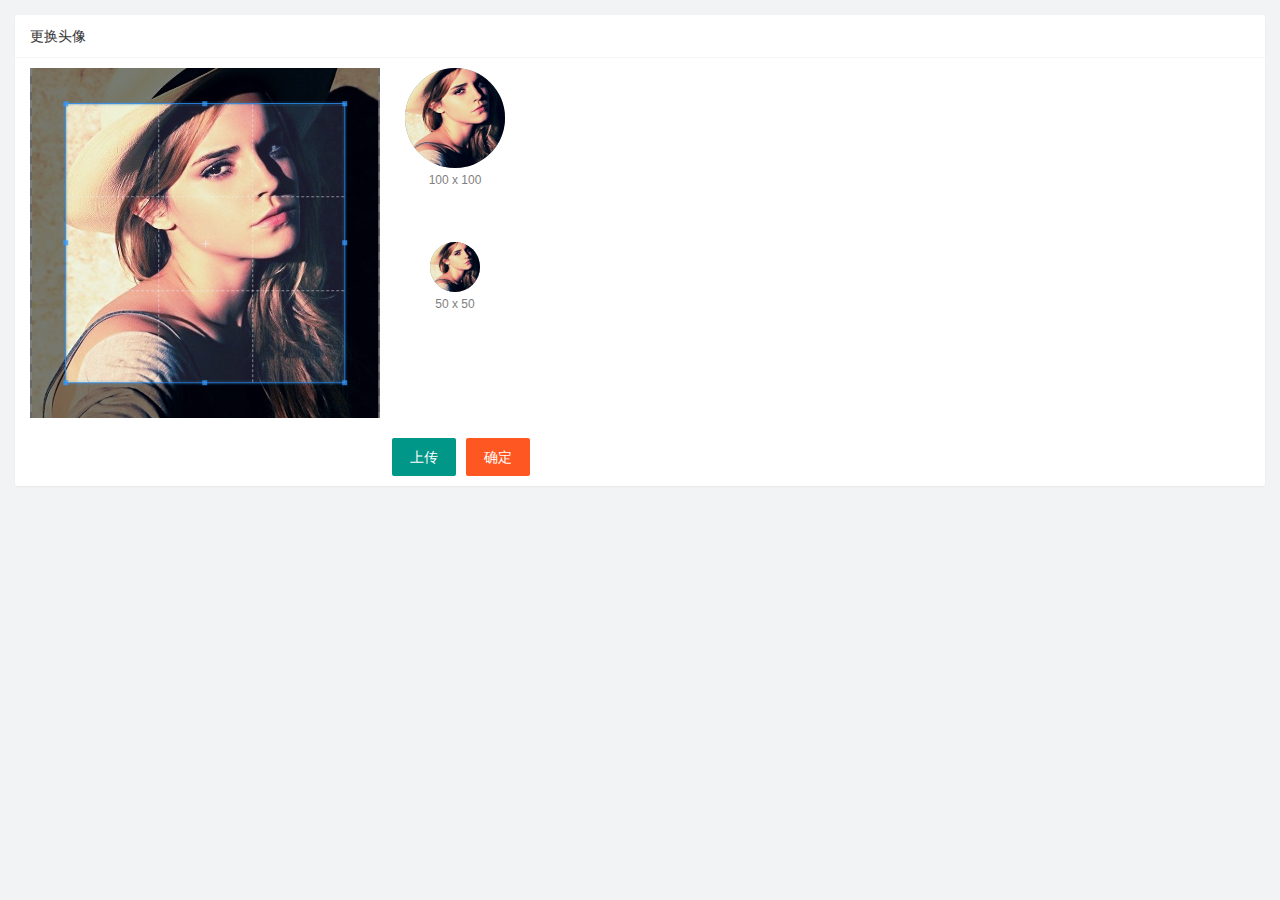
<file: user/user_avatar.html>
<!DOCTYPE html>
<html lang="en">
<head>
    <meta charset="UTF-8">
    <meta name="viewport" content="width=device-width, initial-scale=1.0">
    <title>Document</title>
    <!-- 导入layui样式表 -->
    <link rel="stylesheet" href="../assets/lib/layui/layui/css/layui.css">
    <!-- 导入cropper样式表 -->
    <link rel="stylesheet" href="../assets/lib/cropper/docs/v3.1.6/css/cropper.css">
    <!-- 导入自己的css样式表 -->
    <link rel="stylesheet" href="../assets/css/user/user_avatar.css">
</head>
<body>
    <!-- 卡片区域 -->
    <div class="layui-card">
        <div class="layui-card-header">更换头像</div>
        <div class="layui-card-body">
            <!-- 第一行的图片裁剪和预览区域 -->
            <div class="row1">
              <!-- 图片裁剪区域 -->
              <div class="cropper-box">
                <!-- 这个 img 标签很重要，将来会把它初始化为裁剪区域 -->
                <img id="image" src="../assets/images/picture.jpg" />
              </div>
              <!-- 图片的预览区域 -->
              <div class="preview-box">
                <div>
                  <!-- 宽高为 100px 的预览区域 -->
                  <div class="img-preview w100"></div>
                  <p class="size">100 x 100</p>
                </div>
                <div>
                  <!-- 宽高为 50px 的预览区域 -->
                  <div class="img-preview w50"></div>
                  <p class="size">50 x 50</p>
                </div>
              </div>
            </div>
            
            <!-- 第二行的按钮区域 -->
            <div class="row2">
                <!-- 通过accept可以指定允许用户选择什么类型的文件 -->
                <input type="file" id="file" accept="image/png,image.jpeg">
                <button type="button" class="layui-btn" id="btnChooseImage">上传</button>
                <button type="button" class="layui-btn layui-btn-danger" id="btnUpload">确定</button>
            </div>
        </div>
     </div>
    

    <!-- 导入layui -->
    <script src="../assets/lib/layui/layui/layui.all.js"></script>
    <!-- 导入jQuery -->
    <script src="../assets/lib/jquery.js"></script>
    <!-- 导入cropper js文件 -->
    <script src="../assets/lib/cropper/docs/v3.1.6/js/cropper.js"></script>
    <!-- 导入baseAPI -->
    <script src="../assets/js/baseAPI.js"></script>
    <!-- <script src="/assets/lib/cropper/docs/v3.1.6/js/main.js"></script> -->
    <!-- 导入自己的js -->
    <script src="../assets/js/user/user_avatar.js"></script>
</body>
</html>
</file>
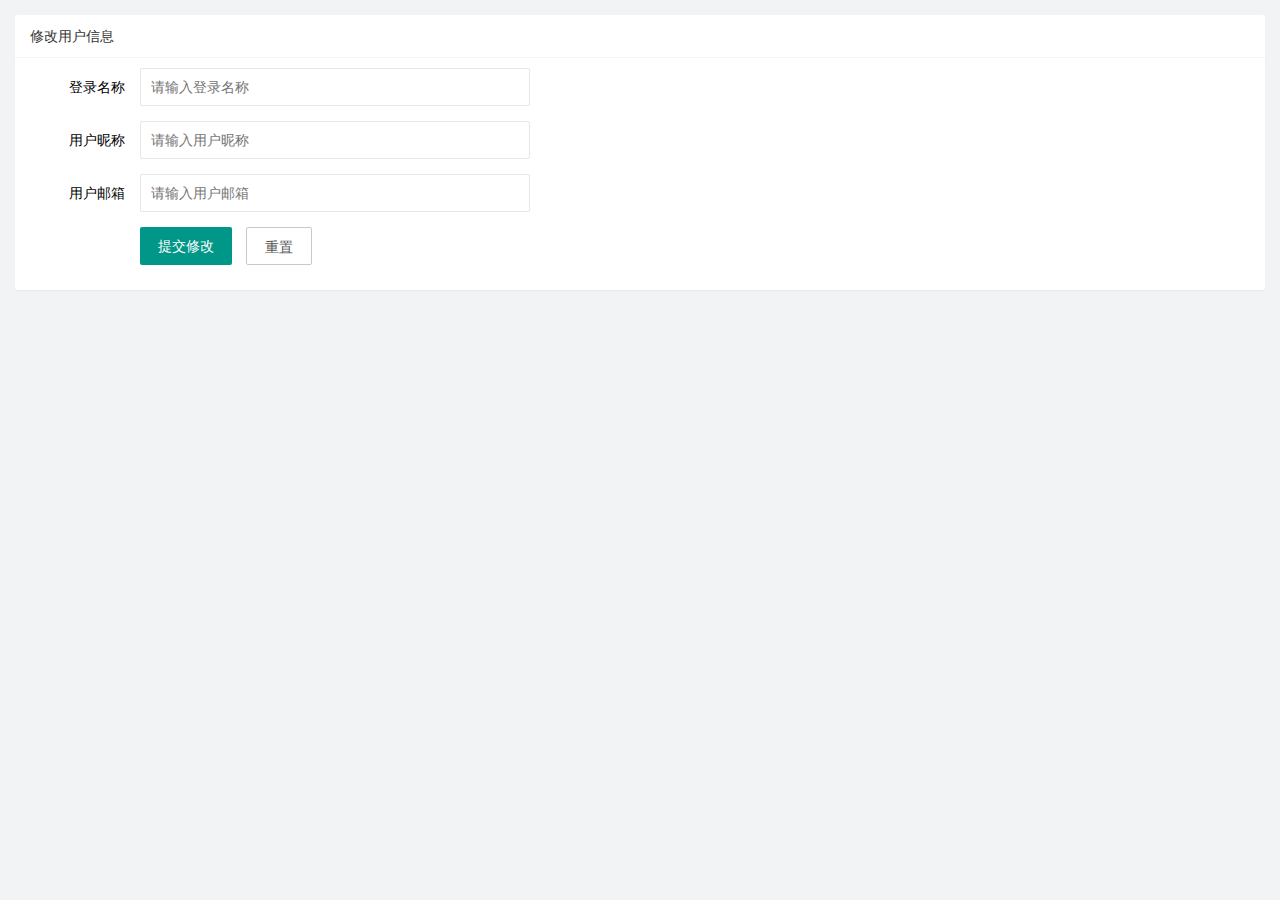
<file: user/user_info.html>
<!DOCTYPE html>
<html lang="en">
<head>
    <meta charset="UTF-8">
    <meta name="viewport" content="width=device-width, initial-scale=1.0">
    <title>user_info</title>
    <!-- 导入layui的样式 -->
    <link rel="stylesheet" href="../assets/lib/layui/layui/css/layui.css">
    <!-- 导入自己的样式 -->
    <link rel="stylesheet" href="../assets/css/user/user_info.css">
</head>
<body>
    <!-- 卡片区域 -->
    <div class="layui-card">
        <div class="layui-card-header">修改用户信息</div>
        <div class="layui-card-body">
            <!-- form表单区域 -->
            <form class="layui-form" lay-filter="formUserInfo">
                
                <!-- 这是隐藏域 -->
                <input type="hidden" name="id"  value=""/>

                <div class="layui-form-item">
                  <label class="layui-form-label">登录名称</label>
                  <div class="layui-input-block">
                    <input type="text" name="username" required  lay-verify="required" placeholder="请输入登录名称" autocomplete="off" class="layui-input" readonly>
                  </div>
                </div>
                <div class="layui-form-item">
                    <label class="layui-form-label">用户昵称</label>
                    <div class="layui-input-block">
                      <input type="text" name="nickname" required  lay-verify="required|nickname" placeholder="请输入用户昵称" autocomplete="off" class="layui-input">
                    </div>
                  </div>
                  <div class="layui-form-item">
                    <label class="layui-form-label">用户邮箱</label>
                    <div class="layui-input-block">
                      <input type="text" name="email" required  lay-verify="required|email" placeholder="请输入用户邮箱" autocomplete="off" class="layui-input">
                    </div>
                  </div>

                  <div class="layui-form-item">
                    <div class="layui-input-block">
                      <button class="layui-btn" lay-submit lay-filter="formDemo">提交修改</button>
                      <button type="reset" class="layui-btn layui-btn-primary" id="btnReset">重置</button>
                    </div>
                  </div>
            </form>
        </div>
      </div>


      <!-- 导入layui的js文件 -->
      <script src="../assets/lib/layui/layui/layui.all.js"></script>
      <!-- 导入jQuery -->
      <script src="../assets/lib/jquery.js"></script>
      <!-- 导入baseAPI -->
      <script src="../assets/js/baseAPI.js"></script>
      <!-- 导入自己的js文件 -->
      <script src="../assets/js/user/user_info.js"></script>
</body>
</html>
</file>
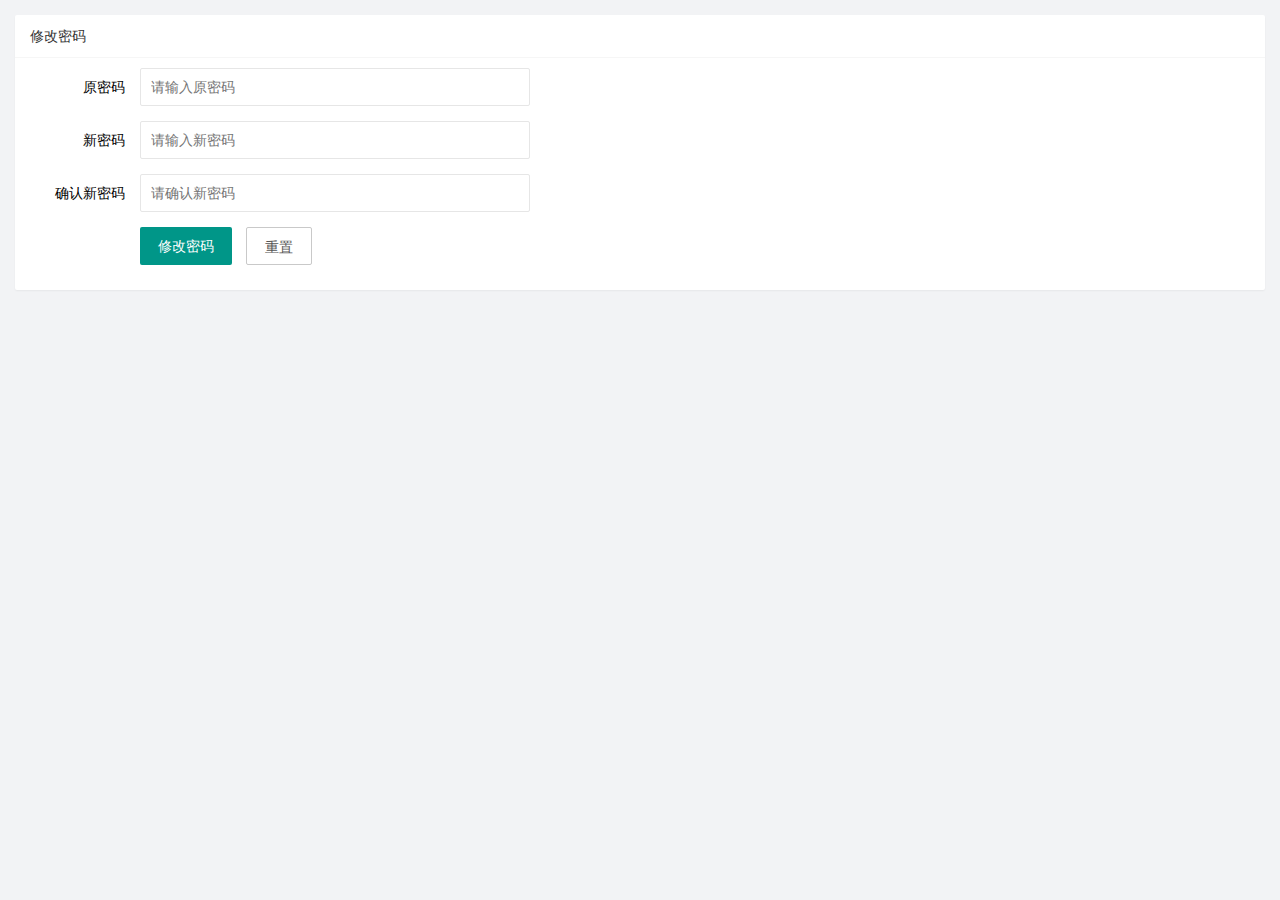
<file: user/user_pwd.html>
<!DOCTYPE html>
<html lang="en">
<head>
    <meta charset="UTF-8">
    <meta name="viewport" content="width=device-width, initial-scale=1.0">
    <title>user_pwd</title>
    <!-- 导入layui样式 -->
   <link rel="stylesheet" href="../assets/lib/layui/layui/css/layui.css">
   <!-- 导入自己的样式表 -->
   <link rel="stylesheet" href="../assets/css/user/user_pwd.css">
</head>
<body>
    <!-- 卡片区域 -->
    <div class="layui-card">
      <div class="layui-card-header">修改密码</div>
      <div class="layui-card-body">
        <form class="layui-form">
            <div class="layui-form-item">
              <label class="layui-form-label">原密码</label>
              <div class="layui-input-block">
                <input type="password" name="oldPwd" required      lay-verify="required|pwd" placeholder="请输入原密码"     autocomplete="off" class="layui-input">
              </div>
            </div>
            <div class="layui-form-item">
                <label class="layui-form-label">新密码</label>
                <div class="layui-input-block">
                  <input type="password" name="newPwd" required      lay-verify="required|pwd|samePwd" placeholder="请输入新密码"     autocomplete="off" class="layui-input">
                </div>
              </div>
              <div class="layui-form-item">
                <label class="layui-form-label">确认新密码</label>
                <div class="layui-input-block">
                  <input type="password" name="rePwd" required      lay-verify="required|pwd|rePwd" placeholder="请确认新密码"     autocomplete="off" class="layui-input">
                </div>
              </div>

              <div class="layui-form-item">
                <div class="layui-input-block">
                  <button class="layui-btn" lay-submit lay-filter="formDemo">修改密码</button>
                  <button type="reset" class="layui-btn layui-btn-primary">重置</button>
                </div>
              </div>
        </form>
      </div>
    </div>


    <!-- 导入layui的js -->
    <script src="../assets/lib/layui/layui/layui.all.js"></script>
    <!-- 导入jQuery -->
    <script src="../assets/lib/jquery.js"></script>
    <!-- 导入baseAPI -->
    <script src="../assets/js/baseAPI.js"></script>
    <!-- 导入自己的js -->
    <script src="../assets/js/user/user_pwd.js"></script>
</body>
</html>
</file>
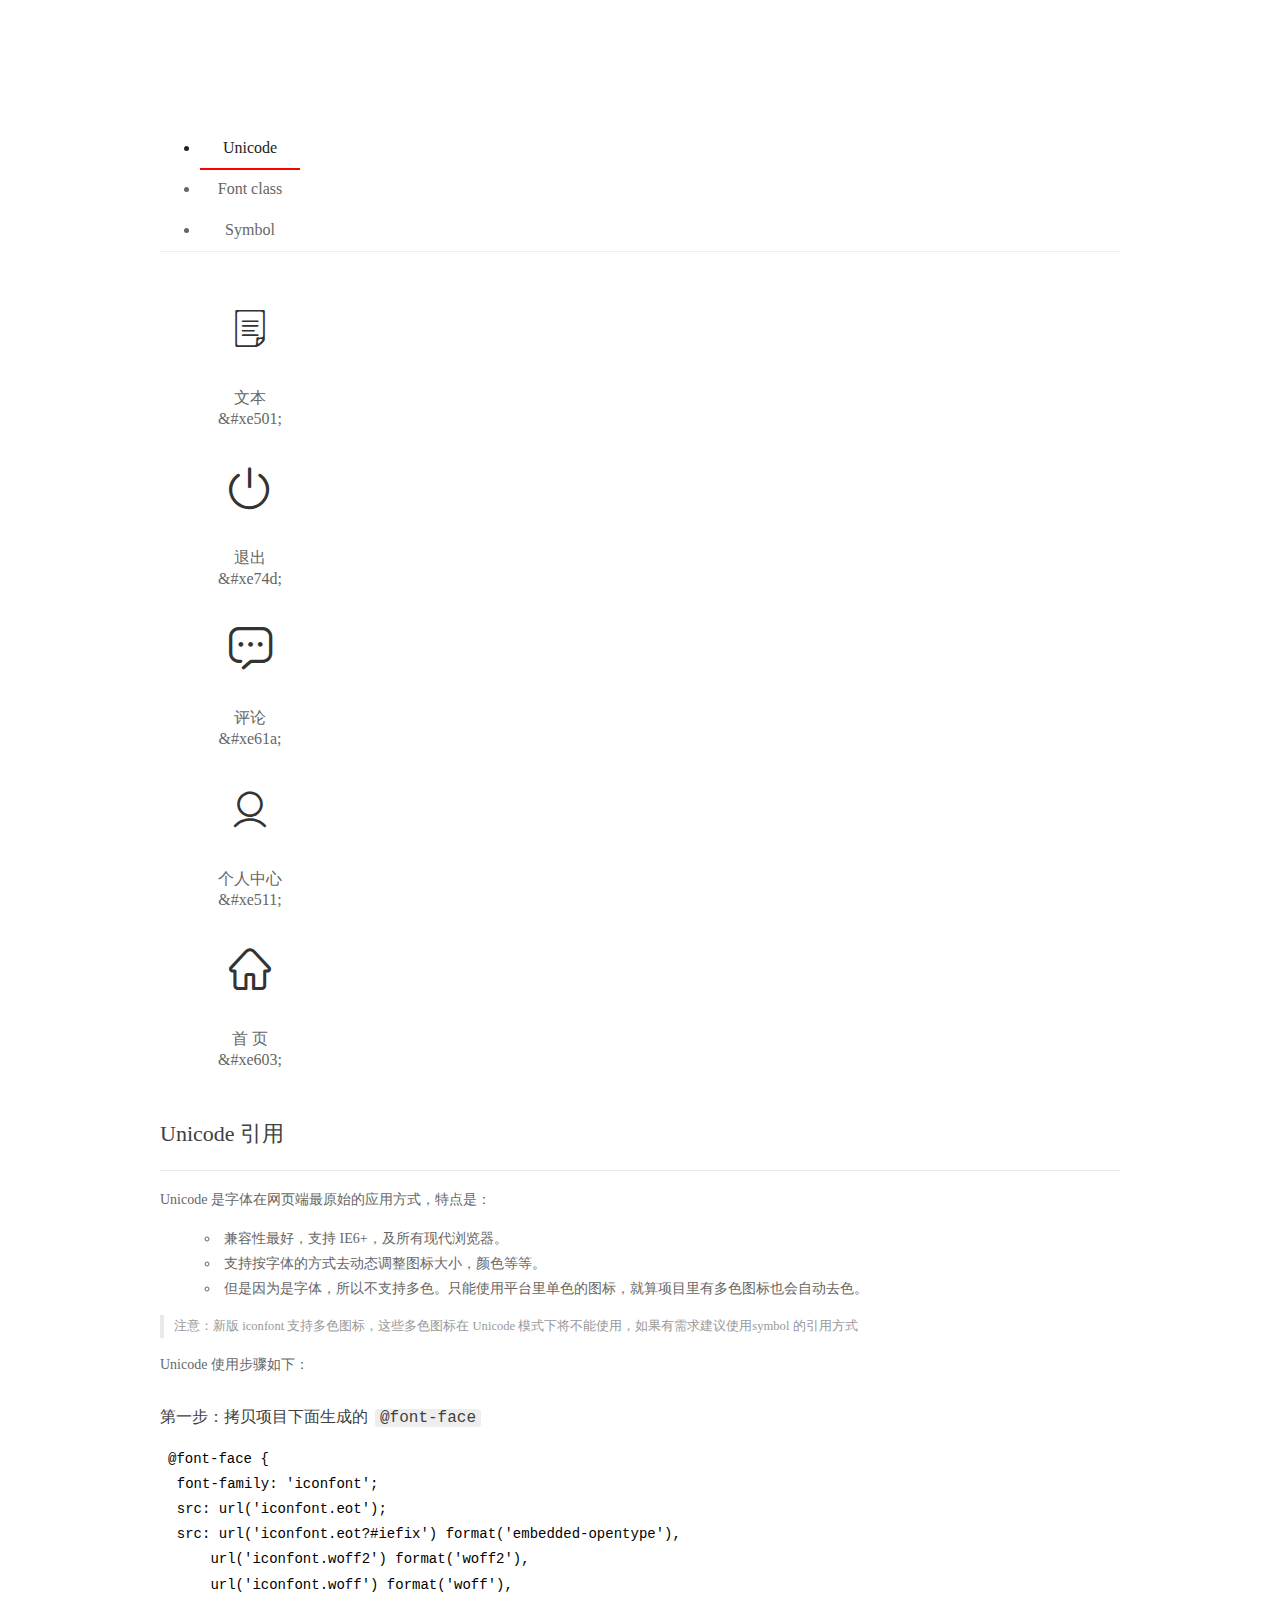
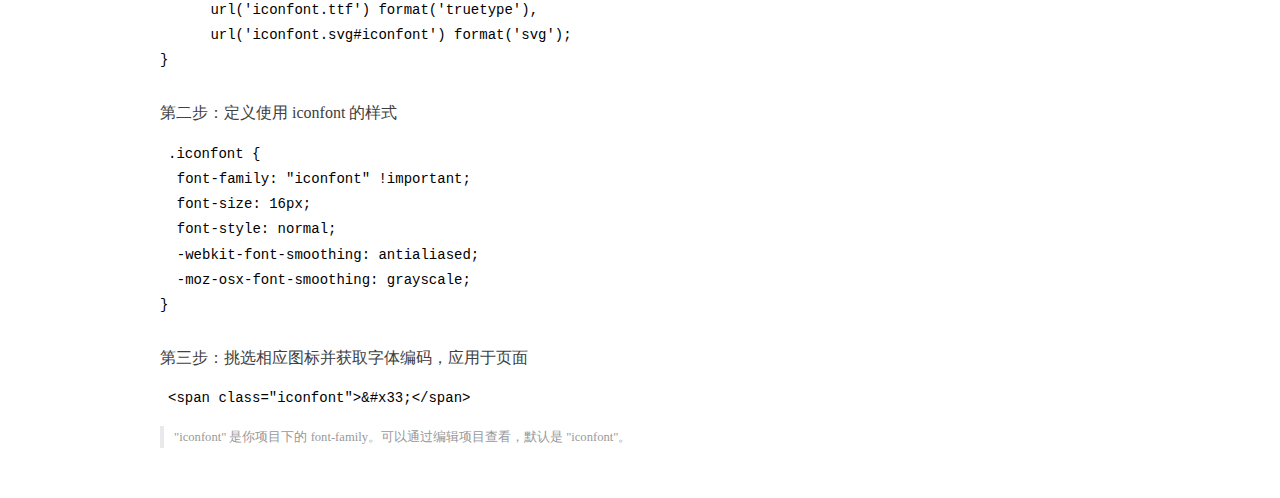
<file: assets/fonts/demo_index.html>
<!DOCTYPE html>
<html>
<head>
  <meta charset="utf-8"/>
  <title>IconFont Demo</title>
  <link rel="shortcut icon" href="https://img.alicdn.com/tps/i4/TB1_oz6GVXXXXaFXpXXJDFnIXXX-64-64.ico" type="image/x-icon"/>
  <link rel="stylesheet" href="https://g.alicdn.com/thx/cube/1.3.2/cube.min.css">
  <link rel="stylesheet" href="demo.css">
  <link rel="stylesheet" href="iconfont.css">
  <script src="iconfont.js"></script>
  <!-- jQuery -->
  <script src="https://a1.alicdn.com/oss/uploads/2018/12/26/7bfddb60-08e8-11e9-9b04-53e73bb6408b.js"></script>
  <!-- 代码高亮 -->
  <script src="https://a1.alicdn.com/oss/uploads/2018/12/26/a3f714d0-08e6-11e9-8a15-ebf944d7534c.js"></script>
</head>
<body>
  <div class="main">
    <h1 class="logo"><a href="https://www.iconfont.cn/" title="iconfont 首页" target="_blank">&#xe86b;</a></h1>
    <div class="nav-tabs">
      <ul id="tabs" class="dib-box">
        <li class="dib active"><span>Unicode</span></li>
        <li class="dib"><span>Font class</span></li>
        <li class="dib"><span>Symbol</span></li>
      </ul>
      
    </div>
    <div class="tab-container">
      <div class="content unicode" style="display: block;">
          <ul class="icon_lists dib-box">
          
            <li class="dib">
              <span class="icon iconfont">&#xe501;</span>
                <div class="name">文本</div>
                <div class="code-name">&amp;#xe501;</div>
              </li>
          
            <li class="dib">
              <span class="icon iconfont">&#xe74d;</span>
                <div class="name">退出</div>
                <div class="code-name">&amp;#xe74d;</div>
              </li>
          
            <li class="dib">
              <span class="icon iconfont">&#xe61a;</span>
                <div class="name">评论</div>
                <div class="code-name">&amp;#xe61a;</div>
              </li>
          
            <li class="dib">
              <span class="icon iconfont">&#xe511;</span>
                <div class="name">个人中心</div>
                <div class="code-name">&amp;#xe511;</div>
              </li>
          
            <li class="dib">
              <span class="icon iconfont">&#xe603;</span>
                <div class="name">首 页</div>
                <div class="code-name">&amp;#xe603;</div>
              </li>
          
          </ul>
          <div class="article markdown">
          <h2 id="unicode-">Unicode 引用</h2>
          <hr>

          <p>Unicode 是字体在网页端最原始的应用方式，特点是：</p>
          <ul>
            <li>兼容性最好，支持 IE6+，及所有现代浏览器。</li>
            <li>支持按字体的方式去动态调整图标大小，颜色等等。</li>
            <li>但是因为是字体，所以不支持多色。只能使用平台里单色的图标，就算项目里有多色图标也会自动去色。</li>
          </ul>
          <blockquote>
            <p>注意：新版 iconfont 支持多色图标，这些多色图标在 Unicode 模式下将不能使用，如果有需求建议使用symbol 的引用方式</p>
          </blockquote>
          <p>Unicode 使用步骤如下：</p>
          <h3 id="-font-face">第一步：拷贝项目下面生成的 <code>@font-face</code></h3>
<pre><code class="language-css"
>@font-face {
  font-family: 'iconfont';
  src: url('iconfont.eot');
  src: url('iconfont.eot?#iefix') format('embedded-opentype'),
      url('iconfont.woff2') format('woff2'),
      url('iconfont.woff') format('woff'),
      url('iconfont.ttf') format('truetype'),
      url('iconfont.svg#iconfont') format('svg');
}
</code></pre>
          <h3 id="-iconfont-">第二步：定义使用 iconfont 的样式</h3>
<pre><code class="language-css"
>.iconfont {
  font-family: "iconfont" !important;
  font-size: 16px;
  font-style: normal;
  -webkit-font-smoothing: antialiased;
  -moz-osx-font-smoothing: grayscale;
}
</code></pre>
          <h3 id="-">第三步：挑选相应图标并获取字体编码，应用于页面</h3>
<pre>
<code class="language-html"
>&lt;span class="iconfont"&gt;&amp;#x33;&lt;/span&gt;
</code></pre>
          <blockquote>
            <p>"iconfont" 是你项目下的 font-family。可以通过编辑项目查看，默认是 "iconfont"。</p>
          </blockquote>
          </div>
      </div>
      <div class="content font-class">
        <ul class="icon_lists dib-box">
          
          <li class="dib">
            <span class="icon iconfont icon-wenbenbai"></span>
            <div class="name">
              文本
            </div>
            <div class="code-name">.icon-wenbenbai
            </div>
          </li>
          
          <li class="dib">
            <span class="icon iconfont icon-tuichu"></span>
            <div class="name">
              退出
            </div>
            <div class="code-name">.icon-tuichu
            </div>
          </li>
          
          <li class="dib">
            <span class="icon iconfont icon-pinglun"></span>
            <div class="name">
              评论
            </div>
            <div class="code-name">.icon-pinglun
            </div>
          </li>
          
          <li class="dib">
            <span class="icon iconfont icon-ren"></span>
            <div class="name">
              个人中心
            </div>
            <div class="code-name">.icon-ren
            </div>
          </li>
          
          <li class="dib">
            <span class="icon iconfont icon-shouye"></span>
            <div class="name">
              首 页
            </div>
            <div class="code-name">.icon-shouye
            </div>
          </li>
          
        </ul>
        <div class="article markdown">
        <h2 id="font-class-">font-class 引用</h2>
        <hr>

        <p>font-class 是 Unicode 使用方式的一种变种，主要是解决 Unicode 书写不直观，语意不明确的问题。</p>
        <p>与 Unicode 使用方式相比，具有如下特点：</p>
        <ul>
          <li>兼容性良好，支持 IE8+，及所有现代浏览器。</li>
          <li>相比于 Unicode 语意明确，书写更直观。可以很容易分辨这个 icon 是什么。</li>
          <li>因为使用 class 来定义图标，所以当要替换图标时，只需要修改 class 里面的 Unicode 引用。</li>
          <li>不过因为本质上还是使用的字体，所以多色图标还是不支持的。</li>
        </ul>
        <p>使用步骤如下：</p>
        <h3 id="-fontclass-">第一步：引入项目下面生成的 fontclass 代码：</h3>
<pre><code class="language-html">&lt;link rel="stylesheet" href="./iconfont.css"&gt;
</code></pre>
        <h3 id="-">第二步：挑选相应图标并获取类名，应用于页面：</h3>
<pre><code class="language-html">&lt;span class="iconfont icon-xxx"&gt;&lt;/span&gt;
</code></pre>
        <blockquote>
          <p>"
            iconfont" 是你项目下的 font-family。可以通过编辑项目查看，默认是 "iconfont"。</p>
        </blockquote>
      </div>
      </div>
      <div class="content symbol">
          <ul class="icon_lists dib-box">
          
            <li class="dib">
                <svg class="icon svg-icon" aria-hidden="true">
                  <use xlink:href="#icon-wenbenbai"></use>
                </svg>
                <div class="name">文本</div>
                <div class="code-name">#icon-wenbenbai</div>
            </li>
          
            <li class="dib">
                <svg class="icon svg-icon" aria-hidden="true">
                  <use xlink:href="#icon-tuichu"></use>
                </svg>
                <div class="name">退出</div>
                <div class="code-name">#icon-tuichu</div>
            </li>
          
            <li class="dib">
                <svg class="icon svg-icon" aria-hidden="true">
                  <use xlink:href="#icon-pinglun"></use>
                </svg>
                <div class="name">评论</div>
                <div class="code-name">#icon-pinglun</div>
            </li>
          
            <li class="dib">
                <svg class="icon svg-icon" aria-hidden="true">
                  <use xlink:href="#icon-ren"></use>
                </svg>
                <div class="name">个人中心</div>
                <div class="code-name">#icon-ren</div>
            </li>
          
            <li class="dib">
                <svg class="icon svg-icon" aria-hidden="true">
                  <use xlink:href="#icon-shouye"></use>
                </svg>
                <div class="name">首 页</div>
                <div class="code-name">#icon-shouye</div>
            </li>
          
          </ul>
          <div class="article markdown">
          <h2 id="symbol-">Symbol 引用</h2>
          <hr>

          <p>这是一种全新的使用方式，应该说这才是未来的主流，也是平台目前推荐的用法。相关介绍可以参考这篇<a href="">文章</a>
            这种用法其实是做了一个 SVG 的集合，与另外两种相比具有如下特点：</p>
          <ul>
            <li>支持多色图标了，不再受单色限制。</li>
            <li>通过一些技巧，支持像字体那样，通过 <code>font-size</code>, <code>color</code> 来调整样式。</li>
            <li>兼容性较差，支持 IE9+，及现代浏览器。</li>
            <li>浏览器渲染 SVG 的性能一般，还不如 png。</li>
          </ul>
          <p>使用步骤如下：</p>
          <h3 id="-symbol-">第一步：引入项目下面生成的 symbol 代码：</h3>
<pre><code class="language-html">&lt;script src="./iconfont.js"&gt;&lt;/script&gt;
</code></pre>
          <h3 id="-css-">第二步：加入通用 CSS 代码（引入一次就行）：</h3>
<pre><code class="language-html">&lt;style&gt;
.icon {
  width: 1em;
  height: 1em;
  vertical-align: -0.15em;
  fill: currentColor;
  overflow: hidden;
}
&lt;/style&gt;
</code></pre>
          <h3 id="-">第三步：挑选相应图标并获取类名，应用于页面：</h3>
<pre><code class="language-html">&lt;svg class="icon" aria-hidden="true"&gt;
  &lt;use xlink:href="#icon-xxx"&gt;&lt;/use&gt;
&lt;/svg&gt;
</code></pre>
          </div>
      </div>

    </div>
  </div>
  <script>
  $(document).ready(function () {
      $('.tab-container .content:first').show()

      $('#tabs li').click(function (e) {
        var tabContent = $('.tab-container .content')
        var index = $(this).index()

        if ($(this).hasClass('active')) {
          return
        } else {
          $('#tabs li').removeClass('active')
          $(this).addClass('active')

          tabContent.hide().eq(index).fadeIn()
        }
      })
    })
  </script>
</body>
</html>
</file>
<file: assets/lib/cropper/docs/css/cropper.css>
/*!
 * Cropper v4.1.0
 * https://fengyuanchen.github.io/cropper
 *
 * Copyright 2014-present Chen Fengyuan
 * Released under the MIT license
 *
 * Date: 2019-10-12T07:43:47.783Z
 */

.cropper-container {
  direction: ltr;
  font-size: 0;
  line-height: 0;
  position: relative;
  -ms-touch-action: none;
  touch-action: none;
  -webkit-user-select: none;
  -moz-user-select: none;
  -ms-user-select: none;
  user-select: none;
}

.cropper-container img {
  display: block;
  height: 100%;
  image-orientation: 0deg;
  max-height: none !important;
  max-width: none !important;
  min-height: 0 !important;
  min-width: 0 !important;
  width: 100%;
}

.cropper-wrap-box,
.cropper-canvas,
.cropper-drag-box,
.cropper-crop-box,
.cropper-modal {
  bottom: 0;
  left: 0;
  position: absolute;
  right: 0;
  top: 0;
}

.cropper-wrap-box,
.cropper-canvas {
  overflow: hidden;
}

.cropper-drag-box {
  background-color: #fff;
  opacity: 0;
}

.cropper-modal {
  background-color: #000;
  opacity: 0.5;
}

.cropper-view-box {
  display: block;
  height: 100%;
  outline: 1px solid #39f;
  outline-color: rgba(51, 153, 255, 0.75);
  overflow: hidden;
  width: 100%;
}

.cropper-dashed {
  border: 0 dashed #eee;
  display: block;
  opacity: 0.5;
  position: absolute;
}

.cropper-dashed.dashed-h {
  border-bottom-width: 1px;
  border-top-width: 1px;
  height: calc(100% / 3);
  left: 0;
  top: calc(100% / 3);
  width: 100%;
}

.cropper-dashed.dashed-v {
  border-left-width: 1px;
  border-right-width: 1px;
  height: 100%;
  left: calc(100% / 3);
  top: 0;
  width: calc(100% / 3);
}

.cropper-center {
  display: block;
  height: 0;
  left: 50%;
  opacity: 0.75;
  position: absolute;
  top: 50%;
  width: 0;
}

.cropper-center::before,
.cropper-center::after {
  background-color: #eee;
  content: ' ';
  display: block;
  position: absolute;
}

.cropper-center::before {
  height: 1px;
  left: -3px;
  top: 0;
  width: 7px;
}

.cropper-center::after {
  height: 7px;
  left: 0;
  top: -3px;
  width: 1px;
}

.cropper-face,
.cropper-line,
.cropper-point {
  display: block;
  height: 100%;
  opacity: 0.1;
  position: absolute;
  width: 100%;
}

.cropper-face {
  background-color: #fff;
  left: 0;
  top: 0;
}

.cropper-line {
  background-color: #39f;
}

.cropper-line.line-e {
  cursor: ew-resize;
  right: -3px;
  top: 0;
  width: 5px;
}

.cropper-line.line-n {
  cursor: ns-resize;
  height: 5px;
  left: 0;
  top: -3px;
}

.cropper-line.line-w {
  cursor: ew-resize;
  left: -3px;
  top: 0;
  width: 5px;
}

.cropper-line.line-s {
  bottom: -3px;
  cursor: ns-resize;
  height: 5px;
  left: 0;
}

.cropper-point {
  background-color: #39f;
  height: 5px;
  opacity: 0.75;
  width: 5px;
}

.cropper-point.point-e {
  cursor: ew-resize;
  margin-top: -3px;
  right: -3px;
  top: 50%;
}

.cropper-point.point-n {
  cursor: ns-resize;
  left: 50%;
  margin-left: -3px;
  top: -3px;
}

.cropper-point.point-w {
  cursor: ew-resize;
  left: -3px;
  margin-top: -3px;
  top: 50%;
}

.cropper-point.point-s {
  bottom: -3px;
  cursor: s-resize;
  left: 50%;
  margin-left: -3px;
}

.cropper-point.point-ne {
  cursor: nesw-resize;
  right: -3px;
  top: -3px;
}

.cropper-point.point-nw {
  cursor: nwse-resize;
  left: -3px;
  top: -3px;
}

.cropper-point.point-sw {
  bottom: -3px;
  cursor: nesw-resize;
  left: -3px;
}

.cropper-point.point-se {
  bottom: -3px;
  cursor: nwse-resize;
  height: 20px;
  opacity: 1;
  right: -3px;
  width: 20px;
}

@media (min-width: 768px) {
  .cropper-point.point-se {
    height: 15px;
    width: 15px;
  }
}

@media (min-width: 992px) {
  .cropper-point.point-se {
    height: 10px;
    width: 10px;
  }
}

@media (min-width: 1200px) {
  .cropper-point.point-se {
    height: 5px;
    opacity: 0.75;
    width: 5px;
  }
}

.cropper-point.point-se::before {
  background-color: #39f;
  bottom: -50%;
  content: ' ';
  display: block;
  height: 200%;
  opacity: 0;
  position: absolute;
  right: -50%;
  width: 200%;
}

.cropper-invisible {
  opacity: 0;
}

.cropper-bg {
  background-image: url('[data-uri]');
}

.cropper-hide {
  display: block;
  height: 0;
  position: absolute;
  width: 0;
}

.cropper-hidden {
  display: none !important;
}

.cropper-move {
  cursor: move;
}

.cropper-crop {
  cursor: crosshair;
}

.cropper-disabled .cropper-drag-box,
.cropper-disabled .cropper-face,
.cropper-disabled .cropper-line,
.cropper-disabled .cropper-point {
  cursor: not-allowed;
}
</file>
<file: assets/lib/cropper/docs/css/main.css>
.btn {
  padding-left: 0.75rem;
  padding-right: 0.75rem;
}

label.btn {
  margin-bottom: 0;
}

.d-flex > .btn {
  flex: 1;
}

.carbonads {
  border: 1px solid #ccc;
  border-radius: 0.25rem;
  font-size: 0.875rem;
  overflow: hidden;
  padding: 1rem;
}

.carbon-wrap {
  overflow: hidden;
}

.carbon-img {
  clear: left;
  display: block;
  float: left;
}

.carbon-text,
.carbon-poweredby {
  display: block;
  margin-left: 140px;
}

.carbon-text,
.carbon-text:hover,
.carbon-text:focus {
  color: #fff;
  text-decoration: none;
}

.carbon-poweredby,
.carbon-poweredby:hover,
.carbon-poweredby:focus {
  color: #ddd;
  text-decoration: none;
}

@media (min-width: 768px) {
  .carbonads {
    float: right;
    margin-bottom: -1rem;
    margin-top: -1rem;
    max-width: 360px;
  }
}

.footer {
  font-size: 0.875rem;
}

.heart {
  color: #ddd;
  display: block;
  height: 2rem;
  line-height: 2rem;
  margin-bottom: 0;
  margin-top: 1rem;
  position: relative;
  text-align: center;
  width: 100%;
}

.heart:hover {
  color: #ff4136;
}

.heart::before {
  border-top: 1px solid #eee;
  content: " ";
  display: block;
  height: 0;
  left: 0;
  position: absolute;
  right: 0;
  top: 50%;
}

.heart::after {
  background-color: #fff;
  content: "♥";
  padding-left: 0.5rem;
  padding-right: 0.5rem;
  position: relative;
  z-index: 1;
}

.img-container,
.img-preview {
  background-color: #f7f7f7;
  text-align: center;
  width: 100%;
}

.img-container {
  margin-bottom: 1rem;
  max-height: 497px;
  min-height: 200px;
}

@media (min-width: 768px) {
  .img-container {
    min-height: 497px;
  }
}

.img-container > img {
  max-width: 100%;
}

.docs-preview {
  margin-right: -1rem;
}

.img-preview {
  float: left;
  margin-bottom: 0.5rem;
  margin-right: 0.5rem;
  overflow: hidden;
}

.img-preview > img {
  max-width: 100%;
}

.preview-lg {
  height: 9rem;
  width: 16rem;
}

.preview-md {
  height: 4.5rem;
  width: 8rem;
}

.preview-sm {
  height: 2.25rem;
  width: 4rem;
}

.preview-xs {
  height: 1.125rem;
  margin-right: 0;
  width: 2rem;
}

.docs-data > .input-group {
  margin-bottom: 0.5rem;
}

.docs-data .input-group-prepend .input-group-text {
  min-width: 4rem;
}

.docs-data .input-group-append .input-group-text {
  min-width: 3rem;
}

.docs-buttons > .btn,
.docs-buttons > .btn-group,
.docs-buttons > .form-control {
  margin-bottom: 0.5rem;
  margin-right: 0.25rem;
}

.docs-toggles > .btn,
.docs-toggles > .btn-group,
.docs-toggles > .dropdown {
  margin-bottom: 0.5rem;
}

.docs-tooltip {
  display: block;
  margin: -0.5rem -0.75rem;
  padding: 0.5rem 0.75rem;
}

.docs-tooltip > .icon {
  margin: 0 -0.25rem;
  vertical-align: top;
}

.tooltip-inner {
  white-space: normal;
}

.btn-upload .tooltip-inner,
.btn-toggle .tooltip-inner {
  white-space: nowrap;
}

.btn-toggle {
  padding: 0.5rem;
}

.btn-toggle > .docs-tooltip {
  margin: -0.5rem;
  padding: 0.5rem;
}

@media (max-width: 400px) {
  .btn-group-crop {
    margin-right: -1rem !important;
  }

  .btn-group-crop > .btn {
    padding-left: 0.5rem;
    padding-right: 0.5rem;
  }

  .btn-group-crop .docs-tooltip {
    margin-left: -0.5rem;
    margin-right: -0.5rem;
    padding-left: 0.5rem;
    padding-right: 0.5rem;
  }
}

.docs-options .dropdown-menu {
  width: 100%;
}

.docs-options .dropdown-menu > li {
  font-size: 0.875rem;
  padding: 0.125rem 1rem;
}

.docs-options .dropdown-menu .form-check-label {
  display: block;
}

.docs-cropped .modal-body {
  text-align: center;
}

.docs-cropped .modal-body > img,
.docs-cropped .modal-body > canvas {
  max-width: 100%;
}
</file>
<file: assets/lib/cropper/docs/v2.3.4/css/cropper.css>
/*!
 * Cropper v2.3.4
 * https://github.com/fengyuanchen/cropper
 *
 * Copyright (c) 2014-2016 Chen Fengyuan and contributors
 * Released under the MIT license
 *
 * Date: 2016-09-03T05:50:45.412Z
 */
.cropper-container {
  font-size: 0;
  line-height: 0;

  position: relative;

  -webkit-user-select: none;
     -moz-user-select: none;
      -ms-user-select: none;
          user-select: none;

  direction: ltr !important;
}

.cropper-container img {
  display: block;

  width: 100%;
  min-width: 0 !important;
  max-width: none !important;
  height: 100%;
  min-height: 0 !important;
  max-height: none !important;

  image-orientation: 0deg !important;
}

.cropper-wrap-box,
.cropper-canvas,
.cropper-drag-box,
.cropper-crop-box,
.cropper-modal {
  position: absolute;
  top: 0;
  right: 0;
  bottom: 0;
  left: 0;
}

.cropper-wrap-box {
  overflow: hidden;
}

.cropper-drag-box {
  opacity: 0;
  background-color: #fff;

  filter: alpha(opacity=0);
}

.cropper-modal {
  opacity: .5;
  background-color: #000;

  filter: alpha(opacity=50);
}

.cropper-view-box {
  display: block;
  overflow: hidden;

  width: 100%;
  height: 100%;

  outline: 1px solid #39f;
  outline-color: rgba(51, 153, 255, .75);
}

.cropper-dashed {
  position: absolute;

  display: block;

  opacity: .5;
  border: 0 dashed #eee;

  filter: alpha(opacity=50);
}

.cropper-dashed.dashed-h {
  top: 33.33333%;
  left: 0;

  width: 100%;
  height: 33.33333%;

  border-top-width: 1px;
  border-bottom-width: 1px;
}

.cropper-dashed.dashed-v {
  top: 0;
  left: 33.33333%;

  width: 33.33333%;
  height: 100%;

  border-right-width: 1px;
  border-left-width: 1px;
}

.cropper-center {
  position: absolute;
  top: 50%;
  left: 50%;

  display: block;

  width: 0;
  height: 0;

  opacity: .75;

  filter: alpha(opacity=75);
}

.cropper-center:before,
.cropper-center:after {
  position: absolute;

  display: block;

  content: ' ';

  background-color: #eee;
}

.cropper-center:before {
  top: 0;
  left: -3px;

  width: 7px;
  height: 1px;
}

.cropper-center:after {
  top: -3px;
  left: 0;

  width: 1px;
  height: 7px;
}

.cropper-face,
.cropper-line,
.cropper-point {
  position: absolute;

  display: block;

  width: 100%;
  height: 100%;

  opacity: .1;

  filter: alpha(opacity=10);
}

.cropper-face {
  top: 0;
  left: 0;

  background-color: #fff;
}

.cropper-line {
  background-color: #39f;
}

.cropper-line.line-e {
  top: 0;
  right: -3px;

  width: 5px;

  cursor: e-resize;
}

.cropper-line.line-n {
  top: -3px;
  left: 0;

  height: 5px;

  cursor: n-resize;
}

.cropper-line.line-w {
  top: 0;
  left: -3px;

  width: 5px;

  cursor: w-resize;
}

.cropper-line.line-s {
  bottom: -3px;
  left: 0;

  height: 5px;

  cursor: s-resize;
}

.cropper-point {
  width: 5px;
  height: 5px;

  opacity: .75;
  background-color: #39f;

  filter: alpha(opacity=75);
}

.cropper-point.point-e {
  top: 50%;
  right: -3px;

  margin-top: -3px;

  cursor: e-resize;
}

.cropper-point.point-n {
  top: -3px;
  left: 50%;

  margin-left: -3px;

  cursor: n-resize;
}

.cropper-point.point-w {
  top: 50%;
  left: -3px;

  margin-top: -3px;

  cursor: w-resize;
}

.cropper-point.point-s {
  bottom: -3px;
  left: 50%;

  margin-left: -3px;

  cursor: s-resize;
}

.cropper-point.point-ne {
  top: -3px;
  right: -3px;

  cursor: ne-resize;
}

.cropper-point.point-nw {
  top: -3px;
  left: -3px;

  cursor: nw-resize;
}

.cropper-point.point-sw {
  bottom: -3px;
  left: -3px;

  cursor: sw-resize;
}

.cropper-point.point-se {
  right: -3px;
  bottom: -3px;

  width: 20px;
  height: 20px;

  cursor: se-resize;

  opacity: 1;

  filter: alpha(opacity=100);
}

.cropper-point.point-se:before {
  position: absolute;
  right: -50%;
  bottom: -50%;

  display: block;

  width: 200%;
  height: 200%;

  content: ' ';

  opacity: 0;
  background-color: #39f;

  filter: alpha(opacity=0);
}

@media (min-width: 768px) {
  .cropper-point.point-se {
    width: 15px;
    height: 15px;
  }
}

@media (min-width: 992px) {
  .cropper-point.point-se {
    width: 10px;
    height: 10px;
  }
}

@media (min-width: 1200px) {
  .cropper-point.point-se {
    width: 5px;
    height: 5px;

    opacity: .75;

    filter: alpha(opacity=75);
  }
}

.cropper-invisible {
  opacity: 0;

  filter: alpha(opacity=0);
}

.cropper-bg {
  background-image: url('[data-uri]');
}

.cropper-hide {
  position: absolute;

  display: block;

  width: 0;
  height: 0;
}

.cropper-hidden {
  display: none !important;
}

.cropper-move {
  cursor: move;
}

.cropper-crop {
  cursor: crosshair;
}

.cropper-disabled .cropper-drag-box,
.cropper-disabled .cropper-face,
.cropper-disabled .cropper-line,
.cropper-disabled .cropper-point {
  cursor: not-allowed;
}
</file>
<file: assets/lib/cropper/docs/v2.3.4/css/main.css>
/* Basic */

body {
  margin: 0;
  overflow-x: hidden;
}

.browserupgrade {
  margin: 0;
  padding: .5em 1em;
  background-color: #fcfcfc;
  text-align: center;
}


/* Header */

.docs-header {
  margin-bottom: 0;
}

.navbar-toggle:hover,
.navbar-toggle:focus {
  border-color: #0074d9;
}

.navbar-toggle .icon-bar {
  background-color: #0074d9;
}


/* Jumbotron */

.docs-jumbotron {
  background-color: #0074d9;
  color: #fff;
}

.docs-jumbotron .version {
  font-size: 14px;
  color: #fff;
  filter: alpha(opacity=50);
  opacity: 0.5;
}


/* Content */

.img-container,
.img-preview {
  background-color: #f7f7f7;
  width: 100%;
  text-align: center;
}

.img-container {
  min-height: 200px;
  max-height: 516px;
  margin-bottom: 20px;
}

@media (min-width: 768px) {
  .img-container {
    min-height: 516px;
  }
}

.img-container > img {
  max-width: 100%;
}

.docs-preview {
  margin-right: -15px;
}

.img-preview {
  float: left;
  margin-right: 10px;
  margin-bottom: 10px;
  overflow: hidden;
}

.img-preview > img {
  max-width: 100%;
}

.preview-lg {
  width: 263px;
  height: 148px;
}

.preview-md {
  width: 139px;
  height: 78px;
}

.preview-sm {
  width: 69px;
  height: 39px;
}

.preview-xs {
  width: 35px;
  height: 20px;
  margin-right: 0;
}

.docs-data > .input-group {
  margin-bottom: 10px;
}

.docs-data > .input-group > label {
  min-width: 80px;
}

.docs-data > .input-group > span {
  min-width: 50px;
}

.docs-buttons > .btn,
.docs-buttons > .btn-group,
.docs-buttons > .form-control {
  margin-right: 5px;
  margin-bottom: 10px;
}

.docs-toggles > .btn,
.docs-toggles > .btn-group,
.docs-toggles > .dropdown {
  margin-bottom: 10px;
}

.docs-tooltip {
  display: block;
  margin: -6px -12px;
  padding: 6px 12px;
}

.docs-tooltip > .icon {
  margin: 0 -3px;
  vertical-align: top;
}

.tooltip-inner {
  white-space: normal;
}

.btn-upload .tooltip-inner,
.btn-toggle .tooltip-inner {
  white-space: nowrap;
}

.btn-toggle {
  padding: 6px;
}

.btn-toggle > .docs-tooltip {
  margin: -6px;
  padding: 6px;
}

@media (max-width: 400px) {
  .btn-group-crop {
    margin-right: -15px!important;
  }

  .btn-group-crop > .btn {
    padding-left: 5px;
    padding-right: 5px;
  }

  .btn-group-crop .docs-tooltip {
    margin-left: -5px;
    margin-right: -5px;
    padding-left: 5px;
    padding-right: 5px;
  }
}

.docs-options .dropdown-menu {
  width: 100%;
}

.docs-options .dropdown-menu > li {
  padding: 3px 20px;
}

.docs-options .dropdown-menu > li:hover {
  background-color: #f7f7f7;
}

.docs-options .dropdown-menu > li > label {
  display: block;
}

.docs-cropped .modal-body {
  text-align: center;
}

.docs-cropped .modal-body > img,
.docs-cropped .modal-body > canvas {
  max-width: 100%;
}

.docs-diagram .modal-dialog {
  max-width: 352px;
}


/* Footer */

.docs-footer {
  overflow: hidden;
}

.links {
  text-align: center;
  margin-bottom: 30px;
}

.heart {
  position: relative;
  display: block;
  width: 100%;
  height: 30px;
  margin-top: 20px;
  margin-bottom: 20px;
  color: #ddd;
  font-size: 18px;
  line-height: 30px;
  text-align: center;
}

.heart:hover {
  color: #ff4136;
}

.heart:before {
  position: absolute;
  top: 50%;
  right: 0;
  left: 0;
  display: block;
  height: 0;
  border-top: 1px solid #eee;
  content: " ";
}

.heart:after {
  position: relative;
  z-index: 1;
  padding-left: 8px;
  padding-right: 8px;
  background-color: #fff;
  content: "♥";
}
</file>
<file: assets/lib/cropper/docs/v3.1.6/css/cropper.css>
/*!
 * Cropper v3.1.6
 * https://github.com/fengyuanchen/cropper
 *
 * Copyright (c) 2014-2018 Chen Fengyuan
 * Released under the MIT license
 *
 * Date: 2018-03-01T13:33:39.581Z
 */

 .cropper-container {
  direction: ltr;
  font-size: 0;
  line-height: 0;
  position: relative;
  -ms-touch-action: none;
  touch-action: none;
  -webkit-user-select: none;
  -moz-user-select: none;
  -ms-user-select: none;
  user-select: none;
}

.cropper-container img {/*Avoid margin top issue (Occur only when margin-top <= -height)
 */
  display: block;
  height: 100%;
  image-orientation: 0deg;
  max-height: none !important;
  max-width: none !important;
  min-height: 0 !important;
  min-width: 0 !important;
  width: 100%;
}

.cropper-wrap-box,
.cropper-canvas,
.cropper-drag-box,
.cropper-crop-box,
.cropper-modal {
  bottom: 0;
  left: 0;
  position: absolute;
  right: 0;
  top: 0;
}

.cropper-wrap-box,
.cropper-canvas {
  overflow: hidden;
}

.cropper-drag-box {
  background-color: #fff;
  opacity: 0;
}

.cropper-modal {
  background-color: #000;
  opacity: .5;
}

.cropper-view-box {
  display: block;
  height: 100%;
  outline-color: rgba(51, 153, 255, 0.75);
  outline: 1px solid #39f;
  overflow: hidden;
  width: 100%;
}

.cropper-dashed {
  border: 0 dashed #eee;
  display: block;
  opacity: .5;
  position: absolute;
}

.cropper-dashed.dashed-h {
  border-bottom-width: 1px;
  border-top-width: 1px;
  height: 33.33333%;
  left: 0;
  top: 33.33333%;
  width: 100%;
}

.cropper-dashed.dashed-v {
  border-left-width: 1px;
  border-right-width: 1px;
  height: 100%;
  left: 33.33333%;
  top: 0;
  width: 33.33333%;
}

.cropper-center {
  display: block;
  height: 0;
  left: 50%;
  opacity: .75;
  position: absolute;
  top: 50%;
  width: 0;
}

.cropper-center:before,
.cropper-center:after {
  background-color: #eee;
  content: ' ';
  display: block;
  position: absolute;
}

.cropper-center:before {
  height: 1px;
  left: -3px;
  top: 0;
  width: 7px;
}

.cropper-center:after {
  height: 7px;
  left: 0;
  top: -3px;
  width: 1px;
}

.cropper-face,
.cropper-line,
.cropper-point {
  display: block;
  height: 100%;
  opacity: .1;
  position: absolute;
  width: 100%;
}

.cropper-face {
  background-color: #fff;
  left: 0;
  top: 0;
}

.cropper-line {
  background-color: #39f;
}

.cropper-line.line-e {
  cursor: ew-resize;
  right: -3px;
  top: 0;
  width: 5px;
}

.cropper-line.line-n {
  cursor: ns-resize;
  height: 5px;
  left: 0;
  top: -3px;
}

.cropper-line.line-w {
  cursor: ew-resize;
  left: -3px;
  top: 0;
  width: 5px;
}

.cropper-line.line-s {
  bottom: -3px;
  cursor: ns-resize;
  height: 5px;
  left: 0;
}

.cropper-point {
  background-color: #39f;
  height: 5px;
  opacity: .75;
  width: 5px;
}

.cropper-point.point-e {
  cursor: ew-resize;
  margin-top: -3px;
  right: -3px;
  top: 50%;
}

.cropper-point.point-n {
  cursor: ns-resize;
  left: 50%;
  margin-left: -3px;
  top: -3px;
}

.cropper-point.point-w {
  cursor: ew-resize;
  left: -3px;
  margin-top: -3px;
  top: 50%;
}

.cropper-point.point-s {
  bottom: -3px;
  cursor: s-resize;
  left: 50%;
  margin-left: -3px;
}

.cropper-point.point-ne {
  cursor: nesw-resize;
  right: -3px;
  top: -3px;
}

.cropper-point.point-nw {
  cursor: nwse-resize;
  left: -3px;
  top: -3px;
}

.cropper-point.point-sw {
  bottom: -3px;
  cursor: nesw-resize;
  left: -3px;
}

.cropper-point.point-se {
  bottom: -3px;
  cursor: nwse-resize;
  height: 20px;
  opacity: 1;
  right: -3px;
  width: 20px;
}

@media (min-width: 768px) {
  .cropper-point.point-se {
    height: 15px;
    width: 15px;
  }
}

@media (min-width: 992px) {
  .cropper-point.point-se {
    height: 10px;
    width: 10px;
  }
}

@media (min-width: 1200px) {
  .cropper-point.point-se {
    height: 5px;
    opacity: .75;
    width: 5px;
  }
}

.cropper-point.point-se:before {
  background-color: #39f;
  bottom: -50%;
  content: ' ';
  display: block;
  height: 200%;
  opacity: 0;
  position: absolute;
  right: -50%;
  width: 200%;
}

.cropper-invisible {
  opacity: 0;
}

.cropper-bg {
  background-image: url('[data-uri]');
}

.cropper-hide {
  display: block;
  height: 0;
  position: absolute;
  width: 0;
}

.cropper-hidden {
  display: none !important;
}

.cropper-move {
  cursor: move;
}

.cropper-crop {
  cursor: crosshair;
}

.cropper-disabled .cropper-drag-box,
.cropper-disabled .cropper-face,
.cropper-disabled .cropper-line,
.cropper-disabled .cropper-point {
  cursor: not-allowed;
}
</file>
<file: assets/lib/cropper/docs/v3.1.6/css/main.css>
.btn {
  padding-left: .75rem;
  padding-right: .75rem;
}

label.btn {
  margin-bottom: 0;
}

.d-flex > .btn {
  flex: 1;
}

.carbonads {
  border-radius: .25rem;
  border: 1px solid #ccc;
  font-size: .875rem;
  overflow: hidden;
  padding: 1rem;
}

.carbon-wrap {
  overflow: hidden;
}

.carbon-img {
  clear: left;
  display: block;
  float: left;
}

.carbon-text,
.carbon-poweredby {
  display: block;
  margin-left: 140px;
}

.carbon-text,
.carbon-text:hover,
.carbon-text:focus {
  color: #fff;
  text-decoration: none;
}

.carbon-poweredby,
.carbon-poweredby:hover,
.carbon-poweredby:focus {
  color: #ddd;
  text-decoration: none;
}

@media (min-width: 768px) {
  .carbonads {
    float: right;
    margin-bottom: -1rem;
    margin-top: -1rem;
    max-width: 360px;
  }
}

.footer {
  font-size: .875rem;
  overflow: hidden;
}

.heart {
  color: #ddd;
  display: block;
  height: 2rem;
  line-height: 2rem;
  margin-bottom: 0;
  margin-top: 1rem;
  position: relative;
  text-align: center;
  width: 100%;
}

.heart:hover {
  color: #ff4136;
}

.heart::before {
  border-top: 1px solid #eee;
  content: " ";
  display: block;
  height: 0;
  left: 0;
  position: absolute;
  right: 0;
  top: 50%;
}

.heart::after {
  background-color: #fff;
  content: "♥";
  padding-left: .5rem;
  padding-right: .5rem;
  position: relative;
  z-index: 1;
}

.img-container,
.img-preview {
  background-color: #f7f7f7;
  text-align: center;
  width: 100%;
}

.img-container {
  margin-bottom: 1rem;
  max-height: 497px;
  min-height: 200px;
}

@media (min-width: 768px) {
  .img-container {
    min-height: 497px;
  }
}

.img-container > img {
  max-width: 100%;
}

.docs-preview {
  margin-right: -1rem;
}

.img-preview {
  float: left;
  margin-bottom: .5rem;
  margin-right: .5rem;
  overflow: hidden;
}

.img-preview > img {
  max-width: 100%;
}

.preview-lg {
  height: 9rem;
  width: 16rem;
}

.preview-md {
  height: 4.5rem;
  width: 8rem;
}

.preview-sm {
  height: 2.25rem;
  width: 4rem;
}

.preview-xs {
  height: 1.125rem;
  margin-right: 0;
  width: 2rem;
}

.docs-data > .input-group {
  margin-bottom: .5rem;
}

.docs-data .input-group-prepend .input-group-text {
  min-width: 4rem;
}

.docs-data .input-group-append .input-group-text {
  min-width: 3rem;
}

.docs-buttons > .btn,
.docs-buttons > .btn-group,
.docs-buttons > .form-control {
  margin-bottom: .5rem;
  margin-right: .25rem;
}

.docs-toggles > .btn,
.docs-toggles > .btn-group,
.docs-toggles > .dropdown {
  margin-bottom: .5rem;
}

.docs-tooltip {
  display: block;
  margin: -.5rem -.75rem;
  padding: .5rem .75rem;
}

.docs-tooltip > .icon {
  margin: 0 -.25rem;
  vertical-align: top;
}

.tooltip-inner {
  white-space: normal;
}

.btn-upload .tooltip-inner,
.btn-toggle .tooltip-inner {
  white-space: nowrap;
}

.btn-toggle {
  padding: .5rem;
}

.btn-toggle > .docs-tooltip {
  margin: -.5rem;
  padding: .5rem;
}

@media (max-width: 400px) {
  .btn-group-crop {
    margin-right: -1rem!important;
  }

  .btn-group-crop > .btn {
    padding-left: .5rem;
    padding-right: .5rem;
  }

  .btn-group-crop .docs-tooltip {
    margin-left: -.5rem;
    margin-right: -.5rem;
    padding-left: .5rem;
    padding-right: .5rem;
  }
}

.docs-options .dropdown-menu {
  width: 100%;
}

.docs-options .dropdown-menu > li {
  font-size: .875rem;
  padding: .125rem 1rem;
}

.docs-options .dropdown-menu .form-check-label {
  display: block;
}

.docs-cropped .modal-body {
  text-align: center;
}

.docs-cropped .modal-body > img,
.docs-cropped .modal-body > canvas {
  max-width: 100%;
}
</file>
<file: assets/css/login.css>
html,
body{
    padding: 0;
    margin: 0;
    height: 100%;
    width: 100%;
    background: url('../images/bg.jfif') no-repeat center;
    background-size: 100% 100%;
}
.loginAndRegBox{
    width: 450px;
    height: 330px;
    background-color: #fff;
    position: absolute;
    left: 50%;
    top: 50%;
    transform: translate(-50%, -50%);
}
.title_box{
    height: 60px;
    margin: 10px 0;
    background: url('../images/login-title.png') no-repeat center;
    background-size: 35%;
}

.layui-form{
    padding: 0 30px;
}

.reg-box{
    display: none;
}

.links{
    display: flex;
    justify-content: flex-end;
}

.layui-form-item{
    position: relative;
}
.layui-icon{
    position: absolute;
    left: 10px;
    top: 10px;
}

.layui-input{
    padding-left: 32px!important;
}
</file>
<file: assets/lib/layui/layui/css/layui.css>
/** layui-v2.5.7 MIT License */
 .layui-inline,img{display:inline-block;vertical-align:middle}h1,h2,h3,h4,h5,h6{font-weight:400}.layui-edge,.layui-header,.layui-inline,.layui-main{position:relative}.layui-body,.layui-edge,.layui-elip{overflow:hidden}.layui-btn,.layui-edge,.layui-inline,img{vertical-align:middle}.layui-btn,.layui-disabled,.layui-icon,.layui-unselect{-moz-user-select:none;-webkit-user-select:none;-ms-user-select:none}.layui-elip,.layui-form-checkbox span,.layui-form-pane .layui-form-label{text-overflow:ellipsis;white-space:nowrap}.layui-breadcrumb,.layui-tree-btnGroup{visibility:hidden}blockquote,body,button,dd,div,dl,dt,form,h1,h2,h3,h4,h5,h6,input,li,ol,p,pre,td,textarea,th,ul{margin:0;padding:0;-webkit-tap-highlight-color:rgba(0,0,0,0)}a:active,a:hover{outline:0}img{border:none}li{list-style:none}table{border-collapse:collapse;border-spacing:0}h4,h5,h6{font-size:100%}button,input,optgroup,option,select,textarea{font-family:inherit;font-size:inherit;font-style:inherit;font-weight:inherit;outline:0}pre{white-space:pre-wrap;white-space:-moz-pre-wrap;white-space:-pre-wrap;white-space:-o-pre-wrap;word-wrap:break-word}body{line-height:24px;font:14px Helvetica Neue,Helvetica,PingFang SC,Tahoma,Arial,sans-serif}hr{height:1px;margin:10px 0;border:0;clear:both}a{color:#333;text-decoration:none}a:hover{color:#777}a cite{font-style:normal;*cursor:pointer}.layui-border-box,.layui-border-box *{box-sizing:border-box}.layui-box,.layui-box *{box-sizing:content-box}.layui-clear{clear:both;*zoom:1}.layui-clear:after{content:'\20';clear:both;*zoom:1;display:block;height:0}.layui-inline{*display:inline;*zoom:1}.layui-edge{display:inline-block;width:0;height:0;border-width:6px;border-style:dashed;border-color:transparent}.layui-edge-top{top:-4px;border-bottom-color:#999;border-bottom-style:solid}.layui-edge-right{border-left-color:#999;border-left-style:solid}.layui-edge-bottom{top:2px;border-top-color:#999;border-top-style:solid}.layui-edge-left{border-right-color:#999;border-right-style:solid}.layui-disabled,.layui-disabled:hover{color:#d2d2d2!important;cursor:not-allowed!important}.layui-circle{border-radius:100%}.layui-show{display:block!important}.layui-hide{display:none!important}@font-face{font-family:layui-icon;src:url(../font/iconfont.eot?v=256);src:url(../font/iconfont.eot?v=256#iefix) format('embedded-opentype'),url(../font/iconfont.woff2?v=256) format('woff2'),url(../font/iconfont.woff?v=256) format('woff'),url(../font/iconfont.ttf?v=256) format('truetype'),url(../font/iconfont.svg?v=256#layui-icon) format('svg')}.layui-icon{font-family:layui-icon!important;font-size:16px;font-style:normal;-webkit-font-smoothing:antialiased;-moz-osx-font-smoothing:grayscale}.layui-icon-reply-fill:before{content:"\e611"}.layui-icon-set-fill:before{content:"\e614"}.layui-icon-menu-fill:before{content:"\e60f"}.layui-icon-search:before{content:"\e615"}.layui-icon-share:before{content:"\e641"}.layui-icon-set-sm:before{content:"\e620"}.layui-icon-engine:before{content:"\e628"}.layui-icon-close:before{content:"\1006"}.layui-icon-close-fill:before{content:"\1007"}.layui-icon-chart-screen:before{content:"\e629"}.layui-icon-star:before{content:"\e600"}.layui-icon-circle-dot:before{content:"\e617"}.layui-icon-chat:before{content:"\e606"}.layui-icon-release:before{content:"\e609"}.layui-icon-list:before{content:"\e60a"}.layui-icon-chart:before{content:"\e62c"}.layui-icon-ok-circle:before{content:"\1005"}.layui-icon-layim-theme:before{content:"\e61b"}.layui-icon-table:before{content:"\e62d"}.layui-icon-right:before{content:"\e602"}.layui-icon-left:before{content:"\e603"}.layui-icon-cart-simple:before{content:"\e698"}.layui-icon-face-cry:before{content:"\e69c"}.layui-icon-face-smile:before{content:"\e6af"}.layui-icon-survey:before{content:"\e6b2"}.layui-icon-tree:before{content:"\e62e"}.layui-icon-ie:before{content:"\e7bb"}.layui-icon-upload-circle:before{content:"\e62f"}.layui-icon-add-circle:before{content:"\e61f"}.layui-icon-download-circle:before{content:"\e601"}.layui-icon-templeate-1:before{content:"\e630"}.layui-icon-util:before{content:"\e631"}.layui-icon-face-surprised:before{content:"\e664"}.layui-icon-edit:before{content:"\e642"}.layui-icon-speaker:before{content:"\e645"}.layui-icon-down:before{content:"\e61a"}.layui-icon-file:before{content:"\e621"}.layui-icon-layouts:before{content:"\e632"}.layui-icon-rate-half:before{content:"\e6c9"}.layui-icon-add-circle-fine:before{content:"\e608"}.layui-icon-prev-circle:before{content:"\e633"}.layui-icon-read:before{content:"\e705"}.layui-icon-404:before{content:"\e61c"}.layui-icon-carousel:before{content:"\e634"}.layui-icon-help:before{content:"\e607"}.layui-icon-code-circle:before{content:"\e635"}.layui-icon-windows:before{content:"\e67f"}.layui-icon-water:before{content:"\e636"}.layui-icon-username:before{content:"\e66f"}.layui-icon-find-fill:before{content:"\e670"}.layui-icon-about:before{content:"\e60b"}.layui-icon-location:before{content:"\e715"}.layui-icon-up:before{content:"\e619"}.layui-icon-pause:before{content:"\e651"}.layui-icon-date:before{content:"\e637"}.layui-icon-layim-uploadfile:before{content:"\e61d"}.layui-icon-delete:before{content:"\e640"}.layui-icon-play:before{content:"\e652"}.layui-icon-top:before{content:"\e604"}.layui-icon-firefox:before{content:"\e686"}.layui-icon-friends:before{content:"\e612"}.layui-icon-refresh-3:before{content:"\e9aa"}.layui-icon-ok:before{content:"\e605"}.layui-icon-layer:before{content:"\e638"}.layui-icon-face-smile-fine:before{content:"\e60c"}.layui-icon-dollar:before{content:"\e659"}.layui-icon-group:before{content:"\e613"}.layui-icon-layim-download:before{content:"\e61e"}.layui-icon-picture-fine:before{content:"\e60d"}.layui-icon-link:before{content:"\e64c"}.layui-icon-diamond:before{content:"\e735"}.layui-icon-log:before{content:"\e60e"}.layui-icon-key:before{content:"\e683"}.layui-icon-rate-solid:before{content:"\e67a"}.layui-icon-fonts-del:before{content:"\e64f"}.layui-icon-unlink:before{content:"\e64d"}.layui-icon-fonts-clear:before{content:"\e639"}.layui-icon-triangle-r:before{content:"\e623"}.layui-icon-circle:before{content:"\e63f"}.layui-icon-radio:before{content:"\e643"}.layui-icon-align-center:before{content:"\e647"}.layui-icon-align-right:before{content:"\e648"}.layui-icon-align-left:before{content:"\e649"}.layui-icon-loading-1:before{content:"\e63e"}.layui-icon-return:before{content:"\e65c"}.layui-icon-fonts-strong:before{content:"\e62b"}.layui-icon-upload:before{content:"\e67c"}.layui-icon-dialogue:before{content:"\e63a"}.layui-icon-video:before{content:"\e6ed"}.layui-icon-headset:before{content:"\e6fc"}.layui-icon-cellphone-fine:before{content:"\e63b"}.layui-icon-add-1:before{content:"\e654"}.layui-icon-face-smile-b:before{content:"\e650"}.layui-icon-fonts-html:before{content:"\e64b"}.layui-icon-screen-full:before{content:"\e622"}.layui-icon-form:before{content:"\e63c"}.layui-icon-cart:before{content:"\e657"}.layui-icon-camera-fill:before{content:"\e65d"}.layui-icon-tabs:before{content:"\e62a"}.layui-icon-heart-fill:before{content:"\e68f"}.layui-icon-fonts-code:before{content:"\e64e"}.layui-icon-ios:before{content:"\e680"}.layui-icon-at:before{content:"\e687"}.layui-icon-fire:before{content:"\e756"}.layui-icon-set:before{content:"\e716"}.layui-icon-fonts-u:before{content:"\e646"}.layui-icon-triangle-d:before{content:"\e625"}.layui-icon-tips:before{content:"\e702"}.layui-icon-picture:before{content:"\e64a"}.layui-icon-more-vertical:before{content:"\e671"}.layui-icon-bluetooth:before{content:"\e689"}.layui-icon-flag:before{content:"\e66c"}.layui-icon-loading:before{content:"\e63d"}.layui-icon-fonts-i:before{content:"\e644"}.layui-icon-refresh-1:before{content:"\e666"}.layui-icon-rmb:before{content:"\e65e"}.layui-icon-addition:before{content:"\e624"}.layui-icon-home:before{content:"\e68e"}.layui-icon-time:before{content:"\e68d"}.layui-icon-user:before{content:"\e770"}.layui-icon-notice:before{content:"\e667"}.layui-icon-chrome:before{content:"\e68a"}.layui-icon-edge:before{content:"\e68b"}.layui-icon-login-weibo:before{content:"\e675"}.layui-icon-voice:before{content:"\e688"}.layui-icon-upload-drag:before{content:"\e681"}.layui-icon-login-qq:before{content:"\e676"}.layui-icon-snowflake:before{content:"\e6b1"}.layui-icon-heart:before{content:"\e68c"}.layui-icon-logout:before{content:"\e682"}.layui-icon-file-b:before{content:"\e655"}.layui-icon-template:before{content:"\e663"}.layui-icon-transfer:before{content:"\e691"}.layui-icon-auz:before{content:"\e672"}.layui-icon-console:before{content:"\e665"}.layui-icon-app:before{content:"\e653"}.layui-icon-prev:before{content:"\e65a"}.layui-icon-website:before{content:"\e7ae"}.layui-icon-next:before{content:"\e65b"}.layui-icon-component:before{content:"\e857"}.layui-icon-android:before{content:"\e684"}.layui-icon-more:before{content:"\e65f"}.layui-icon-login-wechat:before{content:"\e677"}.layui-icon-shrink-right:before{content:"\e668"}.layui-icon-spread-left:before{content:"\e66b"}.layui-icon-camera:before{content:"\e660"}.layui-icon-note:before{content:"\e66e"}.layui-icon-refresh:before{content:"\e669"}.layui-icon-female:before{content:"\e661"}.layui-icon-male:before{content:"\e662"}.layui-icon-screen-restore:before{content:"\e758"}.layui-icon-password:before{content:"\e673"}.layui-icon-senior:before{content:"\e674"}.layui-icon-theme:before{content:"\e66a"}.layui-icon-tread:before{content:"\e6c5"}.layui-icon-praise:before{content:"\e6c6"}.layui-icon-star-fill:before{content:"\e658"}.layui-icon-rate:before{content:"\e67b"}.layui-icon-template-1:before{content:"\e656"}.layui-icon-vercode:before{content:"\e679"}.layui-icon-service:before{content:"\e626"}.layui-icon-cellphone:before{content:"\e678"}.layui-icon-print:before{content:"\e66d"}.layui-icon-cols:before{content:"\e610"}.layui-icon-wifi:before{content:"\e7e0"}.layui-icon-export:before{content:"\e67d"}.layui-icon-rss:before{content:"\e808"}.layui-icon-slider:before{content:"\e714"}.layui-icon-email:before{content:"\e618"}.layui-icon-subtraction:before{content:"\e67e"}.layui-icon-mike:before{content:"\e6dc"}.layui-icon-light:before{content:"\e748"}.layui-icon-gift:before{content:"\e627"}.layui-icon-mute:before{content:"\e685"}.layui-icon-reduce-circle:before{content:"\e616"}.layui-icon-music:before{content:"\e690"}.layui-main{width:1140px;margin:0 auto}.layui-header{z-index:1000;height:60px}.layui-header a:hover{transition:all .5s;-webkit-transition:all .5s}.layui-side{position:fixed;left:0;top:0;bottom:0;z-index:999;width:200px;overflow-x:hidden}.layui-side-scroll{position:relative;width:220px;height:100%;overflow-x:hidden}.layui-body{position:absolute;left:200px;right:0;top:0;bottom:0;z-index:998;width:auto;overflow-y:auto;box-sizing:border-box}.layui-layout-body{overflow:hidden}.layui-layout-admin .layui-header{background-color:#23262E}.layui-layout-admin .layui-side{top:60px;width:200px;overflow-x:hidden}.layui-layout-admin .layui-body{position:fixed;top:60px;bottom:44px}.layui-layout-admin .layui-main{width:auto;margin:0 15px}.layui-layout-admin .layui-footer{position:fixed;left:200px;right:0;bottom:0;height:44px;line-height:44px;padding:0 15px;background-color:#eee}.layui-layout-admin .layui-logo{position:absolute;left:0;top:0;width:200px;height:100%;line-height:60px;text-align:center;color:#009688;font-size:16px}.layui-layout-admin .layui-header .layui-nav{background:0 0}.layui-layout-left{position:absolute!important;left:200px;top:0}.layui-layout-right{position:absolute!important;right:0;top:0}.layui-container{position:relative;margin:0 auto;padding:0 15px;box-sizing:border-box}.layui-fluid{position:relative;margin:0 auto;padding:0 15px}.layui-row:after,.layui-row:before{content:'';display:block;clear:both}.layui-col-lg1,.layui-col-lg10,.layui-col-lg11,.layui-col-lg12,.layui-col-lg2,.layui-col-lg3,.layui-col-lg4,.layui-col-lg5,.layui-col-lg6,.layui-col-lg7,.layui-col-lg8,.layui-col-lg9,.layui-col-md1,.layui-col-md10,.layui-col-md11,.layui-col-md12,.layui-col-md2,.layui-col-md3,.layui-col-md4,.layui-col-md5,.layui-col-md6,.layui-col-md7,.layui-col-md8,.layui-col-md9,.layui-col-sm1,.layui-col-sm10,.layui-col-sm11,.layui-col-sm12,.layui-col-sm2,.layui-col-sm3,.layui-col-sm4,.layui-col-sm5,.layui-col-sm6,.layui-col-sm7,.layui-col-sm8,.layui-col-sm9,.layui-col-xs1,.layui-col-xs10,.layui-col-xs11,.layui-col-xs12,.layui-col-xs2,.layui-col-xs3,.layui-col-xs4,.layui-col-xs5,.layui-col-xs6,.layui-col-xs7,.layui-col-xs8,.layui-col-xs9{position:relative;display:block;box-sizing:border-box}.layui-col-xs1,.layui-col-xs10,.layui-col-xs11,.layui-col-xs12,.layui-col-xs2,.layui-col-xs3,.layui-col-xs4,.layui-col-xs5,.layui-col-xs6,.layui-col-xs7,.layui-col-xs8,.layui-col-xs9{float:left}.layui-col-xs1{width:8.33333333%}.layui-col-xs2{width:16.66666667%}.layui-col-xs3{width:25%}.layui-col-xs4{width:33.33333333%}.layui-col-xs5{width:41.66666667%}.layui-col-xs6{width:50%}.layui-col-xs7{width:58.33333333%}.layui-col-xs8{width:66.66666667%}.layui-col-xs9{width:75%}.layui-col-xs10{width:83.33333333%}.layui-col-xs11{width:91.66666667%}.layui-col-xs12{width:100%}.layui-col-xs-offset1{margin-left:8.33333333%}.layui-col-xs-offset2{margin-left:16.66666667%}.layui-col-xs-offset3{margin-left:25%}.layui-col-xs-offset4{margin-left:33.33333333%}.layui-col-xs-offset5{margin-left:41.66666667%}.layui-col-xs-offset6{margin-left:50%}.layui-col-xs-offset7{margin-left:58.33333333%}.layui-col-xs-offset8{margin-left:66.66666667%}.layui-col-xs-offset9{margin-left:75%}.layui-col-xs-offset10{margin-left:83.33333333%}.layui-col-xs-offset11{margin-left:91.66666667%}.layui-col-xs-offset12{margin-left:100%}@media screen and (max-width:768px){.layui-hide-xs{display:none!important}.layui-show-xs-block{display:block!important}.layui-show-xs-inline{display:inline!important}.layui-show-xs-inline-block{display:inline-block!important}}@media screen and (min-width:768px){.layui-container{width:750px}.layui-hide-sm{display:none!important}.layui-show-sm-block{display:block!important}.layui-show-sm-inline{display:inline!important}.layui-show-sm-inline-block{display:inline-block!important}.layui-col-sm1,.layui-col-sm10,.layui-col-sm11,.layui-col-sm12,.layui-col-sm2,.layui-col-sm3,.layui-col-sm4,.layui-col-sm5,.layui-col-sm6,.layui-col-sm7,.layui-col-sm8,.layui-col-sm9{float:left}.layui-col-sm1{width:8.33333333%}.layui-col-sm2{width:16.66666667%}.layui-col-sm3{width:25%}.layui-col-sm4{width:33.33333333%}.layui-col-sm5{width:41.66666667%}.layui-col-sm6{width:50%}.layui-col-sm7{width:58.33333333%}.layui-col-sm8{width:66.66666667%}.layui-col-sm9{width:75%}.layui-col-sm10{width:83.33333333%}.layui-col-sm11{width:91.66666667%}.layui-col-sm12{width:100%}.layui-col-sm-offset1{margin-left:8.33333333%}.layui-col-sm-offset2{margin-left:16.66666667%}.layui-col-sm-offset3{margin-left:25%}.layui-col-sm-offset4{margin-left:33.33333333%}.layui-col-sm-offset5{margin-left:41.66666667%}.layui-col-sm-offset6{margin-left:50%}.layui-col-sm-offset7{margin-left:58.33333333%}.layui-col-sm-offset8{margin-left:66.66666667%}.layui-col-sm-offset9{margin-left:75%}.layui-col-sm-offset10{margin-left:83.33333333%}.layui-col-sm-offset11{margin-left:91.66666667%}.layui-col-sm-offset12{margin-left:100%}}@media screen and (min-width:992px){.layui-container{width:970px}.layui-hide-md{display:none!important}.layui-show-md-block{display:block!important}.layui-show-md-inline{display:inline!important}.layui-show-md-inline-block{display:inline-block!important}.layui-col-md1,.layui-col-md10,.layui-col-md11,.layui-col-md12,.layui-col-md2,.layui-col-md3,.layui-col-md4,.layui-col-md5,.layui-col-md6,.layui-col-md7,.layui-col-md8,.layui-col-md9{float:left}.layui-col-md1{width:8.33333333%}.layui-col-md2{width:16.66666667%}.layui-col-md3{width:25%}.layui-col-md4{width:33.33333333%}.layui-col-md5{width:41.66666667%}.layui-col-md6{width:50%}.layui-col-md7{width:58.33333333%}.layui-col-md8{width:66.66666667%}.layui-col-md9{width:75%}.layui-col-md10{width:83.33333333%}.layui-col-md11{width:91.66666667%}.layui-col-md12{width:100%}.layui-col-md-offset1{margin-left:8.33333333%}.layui-col-md-offset2{margin-left:16.66666667%}.layui-col-md-offset3{margin-left:25%}.layui-col-md-offset4{margin-left:33.33333333%}.layui-col-md-offset5{margin-left:41.66666667%}.layui-col-md-offset6{margin-left:50%}.layui-col-md-offset7{margin-left:58.33333333%}.layui-col-md-offset8{margin-left:66.66666667%}.layui-col-md-offset9{margin-left:75%}.layui-col-md-offset10{margin-left:83.33333333%}.layui-col-md-offset11{margin-left:91.66666667%}.layui-col-md-offset12{margin-left:100%}}@media screen and (min-width:1200px){.layui-container{width:1170px}.layui-hide-lg{display:none!important}.layui-show-lg-block{display:block!important}.layui-show-lg-inline{display:inline!important}.layui-show-lg-inline-block{display:inline-block!important}.layui-col-lg1,.layui-col-lg10,.layui-col-lg11,.layui-col-lg12,.layui-col-lg2,.layui-col-lg3,.layui-col-lg4,.layui-col-lg5,.layui-col-lg6,.layui-col-lg7,.layui-col-lg8,.layui-col-lg9{float:left}.layui-col-lg1{width:8.33333333%}.layui-col-lg2{width:16.66666667%}.layui-col-lg3{width:25%}.layui-col-lg4{width:33.33333333%}.layui-col-lg5{width:41.66666667%}.layui-col-lg6{width:50%}.layui-col-lg7{width:58.33333333%}.layui-col-lg8{width:66.66666667%}.layui-col-lg9{width:75%}.layui-col-lg10{width:83.33333333%}.layui-col-lg11{width:91.66666667%}.layui-col-lg12{width:100%}.layui-col-lg-offset1{margin-left:8.33333333%}.layui-col-lg-offset2{margin-left:16.66666667%}.layui-col-lg-offset3{margin-left:25%}.layui-col-lg-offset4{margin-left:33.33333333%}.layui-col-lg-offset5{margin-left:41.66666667%}.layui-col-lg-offset6{margin-left:50%}.layui-col-lg-offset7{margin-left:58.33333333%}.layui-col-lg-offset8{margin-left:66.66666667%}.layui-col-lg-offset9{margin-left:75%}.layui-col-lg-offset10{margin-left:83.33333333%}.layui-col-lg-offset11{margin-left:91.66666667%}.layui-col-lg-offset12{margin-left:100%}}.layui-col-space1{margin:-.5px}.layui-col-space1>*{padding:.5px}.layui-col-space2{margin:-1px}.layui-col-space2>*{padding:1px}.layui-col-space4{margin:-2px}.layui-col-space4>*{padding:2px}.layui-col-space5{margin:-2.5px}.layui-col-space5>*{padding:2.5px}.layui-col-space6{margin:-3px}.layui-col-space6>*{padding:3px}.layui-col-space8{margin:-4px}.layui-col-space8>*{padding:4px}.layui-col-space10{margin:-5px}.layui-col-space10>*{padding:5px}.layui-col-space12{margin:-6px}.layui-col-space12>*{padding:6px}.layui-col-space14{margin:-7px}.layui-col-space14>*{padding:7px}.layui-col-space15{margin:-7.5px}.layui-col-space15>*{padding:7.5px}.layui-col-space16{margin:-8px}.layui-col-space16>*{padding:8px}.layui-col-space18{margin:-9px}.layui-col-space18>*{padding:9px}.layui-col-space20{margin:-10px}.layui-col-space20>*{padding:10px}.layui-col-space22{margin:-11px}.layui-col-space22>*{padding:11px}.layui-col-space24{margin:-12px}.layui-col-space24>*{padding:12px}.layui-col-space25{margin:-12.5px}.layui-col-space25>*{padding:12.5px}.layui-col-space26{margin:-13px}.layui-col-space26>*{padding:13px}.layui-col-space28{margin:-14px}.layui-col-space28>*{padding:14px}.layui-col-space30{margin:-15px}.layui-col-space30>*{padding:15px}.layui-btn,.layui-input,.layui-select,.layui-textarea,.layui-upload-button{outline:0;-webkit-appearance:none;transition:all .3s;-webkit-transition:all .3s;box-sizing:border-box}.layui-elem-quote{margin-bottom:10px;padding:15px;line-height:22px;border-left:5px solid #009688;border-radius:0 2px 2px 0;background-color:#f2f2f2}.layui-quote-nm{border-style:solid;border-width:1px 1px 1px 5px;background:0 0}.layui-elem-field{margin-bottom:10px;padding:0;border-width:1px;border-style:solid}.layui-elem-field legend{margin-left:20px;padding:0 10px;font-size:20px;font-weight:300}.layui-field-title{margin:10px 0 20px;border-width:1px 0 0}.layui-field-box{padding:10px 15px}.layui-field-title .layui-field-box{padding:10px 0}.layui-progress{position:relative;height:6px;border-radius:20px;background-color:#e2e2e2}.layui-progress-bar{position:absolute;left:0;top:0;width:0;max-width:100%;height:6px;border-radius:20px;text-align:right;background-color:#5FB878;transition:all .3s;-webkit-transition:all .3s}.layui-progress-big,.layui-progress-big .layui-progress-bar{height:18px;line-height:18px}.layui-progress-text{position:relative;top:-20px;line-height:18px;font-size:12px;color:#666}.layui-progress-big .layui-progress-text{position:static;padding:0 10px;color:#fff}.layui-collapse{border-width:1px;border-style:solid;border-radius:2px}.layui-colla-content,.layui-colla-item{border-top-width:1px;border-top-style:solid}.layui-colla-item:first-child{border-top:none}.layui-colla-title{position:relative;height:42px;line-height:42px;padding:0 15px 0 35px;color:#333;background-color:#f2f2f2;cursor:pointer;font-size:14px;overflow:hidden}.layui-colla-content{display:none;padding:10px 15px;line-height:22px;color:#666}.layui-colla-icon{position:absolute;left:15px;top:0;font-size:14px}.layui-card{margin-bottom:15px;border-radius:2px;background-color:#fff;box-shadow:0 1px 2px 0 rgba(0,0,0,.05)}.layui-card:last-child{margin-bottom:0}.layui-card-header{position:relative;height:42px;line-height:42px;padding:0 15px;border-bottom:1px solid #f6f6f6;color:#333;border-radius:2px 2px 0 0;font-size:14px}.layui-bg-black,.layui-bg-blue,.layui-bg-cyan,.layui-bg-green,.layui-bg-orange,.layui-bg-red{color:#fff!important}.layui-card-body{position:relative;padding:10px 15px;line-height:24px}.layui-card-body[pad15]{padding:15px}.layui-card-body[pad20]{padding:20px}.layui-card-body .layui-table{margin:5px 0}.layui-card .layui-tab{margin:0}.layui-panel-window{position:relative;padding:15px;border-radius:0;border-top:5px solid #E6E6E6;background-color:#fff}.layui-auxiliar-moving{position:fixed;left:0;right:0;top:0;bottom:0;width:100%;height:100%;background:0 0;z-index:9999999999}.layui-form-label,.layui-form-mid,.layui-form-select,.layui-input-block,.layui-input-inline,.layui-textarea{position:relative}.layui-bg-red{background-color:#FF5722!important}.layui-bg-orange{background-color:#FFB800!important}.layui-bg-green{background-color:#009688!important}.layui-bg-cyan{background-color:#2F4056!important}.layui-bg-blue{background-color:#1E9FFF!important}.layui-bg-black{background-color:#393D49!important}.layui-bg-gray{background-color:#eee!important;color:#666!important}.layui-badge-rim,.layui-colla-content,.layui-colla-item,.layui-collapse,.layui-elem-field,.layui-form-pane .layui-form-item[pane],.layui-form-pane .layui-form-label,.layui-input,.layui-layedit,.layui-layedit-tool,.layui-quote-nm,.layui-select,.layui-tab-bar,.layui-tab-card,.layui-tab-title,.layui-tab-title .layui-this:after,.layui-textarea{border-color:#e6e6e6}.layui-timeline-item:before,hr{background-color:#e6e6e6}.layui-text{line-height:22px;font-size:14px;color:#666}.layui-text h1,.layui-text h2,.layui-text h3{font-weight:500;color:#333}.layui-text h1{font-size:30px}.layui-text h2{font-size:24px}.layui-text h3{font-size:18px}.layui-text a:not(.layui-btn){color:#01AAED}.layui-text a:not(.layui-btn):hover{text-decoration:underline}.layui-text ul{padding:5px 0 5px 15px}.layui-text ul li{margin-top:5px;list-style-type:disc}.layui-text em,.layui-word-aux{color:#999!important;padding-left:5px!important;padding-right:5px!important}.layui-btn{display:inline-block;height:38px;line-height:38px;padding:0 18px;background-color:#009688;color:#fff;white-space:nowrap;text-align:center;font-size:14px;border:none;border-radius:2px;cursor:pointer}.layui-btn:hover{opacity:.8;filter:alpha(opacity=80);color:#fff}.layui-btn:active{opacity:1;filter:alpha(opacity=100)}.layui-btn+.layui-btn{margin-left:10px}.layui-btn-container{font-size:0}.layui-btn-container .layui-btn{margin-right:10px;margin-bottom:10px}.layui-btn-container .layui-btn+.layui-btn{margin-left:0}.layui-table .layui-btn-container .layui-btn{margin-bottom:9px}.layui-btn-radius{border-radius:100px}.layui-btn .layui-icon{margin-right:3px;font-size:18px;vertical-align:bottom;vertical-align:middle\9}.layui-btn-primary{border:1px solid #C9C9C9;background-color:#fff;color:#555}.layui-btn-primary:hover{border-color:#009688;color:#333}.layui-btn-normal{background-color:#1E9FFF}.layui-btn-warm{background-color:#FFB800}.layui-btn-danger{background-color:#FF5722}.layui-btn-checked{background-color:#5FB878}.layui-btn-disabled,.layui-btn-disabled:active,.layui-btn-disabled:hover{border:1px solid #e6e6e6;background-color:#FBFBFB;color:#C9C9C9;cursor:not-allowed;opacity:1}.layui-btn-lg{height:44px;line-height:44px;padding:0 25px;font-size:16px}.layui-btn-sm{height:30px;line-height:30px;padding:0 10px;font-size:12px}.layui-btn-sm i{font-size:16px!important}.layui-btn-xs{height:22px;line-height:22px;padding:0 5px;font-size:12px}.layui-btn-xs i{font-size:14px!important}.layui-btn-group{display:inline-block;vertical-align:middle;font-size:0}.layui-btn-group .layui-btn{margin-left:0!important;margin-right:0!important;border-left:1px solid rgba(255,255,255,.5);border-radius:0}.layui-btn-group .layui-btn-primary{border-left:none}.layui-btn-group .layui-btn-primary:hover{border-color:#C9C9C9;color:#009688}.layui-btn-group .layui-btn:first-child{border-left:none;border-radius:2px 0 0 2px}.layui-btn-group .layui-btn-primary:first-child{border-left:1px solid #c9c9c9}.layui-btn-group .layui-btn:last-child{border-radius:0 2px 2px 0}.layui-btn-group .layui-btn+.layui-btn{margin-left:0}.layui-btn-group+.layui-btn-group{margin-left:10px}.layui-btn-fluid{width:100%}.layui-input,.layui-select,.layui-textarea{height:38px;line-height:1.3;line-height:38px\9;border-width:1px;border-style:solid;background-color:#fff;border-radius:2px}.layui-input::-webkit-input-placeholder,.layui-select::-webkit-input-placeholder,.layui-textarea::-webkit-input-placeholder{line-height:1.3}.layui-input,.layui-textarea{display:block;width:100%;padding-left:10px}.layui-input:hover,.layui-textarea:hover{border-color:#D2D2D2!important}.layui-input:focus,.layui-textarea:focus{border-color:#C9C9C9!important}.layui-textarea{min-height:100px;height:auto;line-height:20px;padding:6px 10px;resize:vertical}.layui-select{padding:0 10px}.layui-form input[type=checkbox],.layui-form input[type=radio],.layui-form select{display:none}.layui-form [lay-ignore]{display:initial}.layui-form-item{margin-bottom:15px;clear:both;*zoom:1}.layui-form-item:after{content:'\20';clear:both;*zoom:1;display:block;height:0}.layui-form-label{float:left;display:block;padding:9px 15px;width:80px;font-weight:400;line-height:20px;text-align:right}.layui-form-label-col{display:block;float:none;padding:9px 0;line-height:20px;text-align:left}.layui-form-item .layui-inline{margin-bottom:5px;margin-right:10px}.layui-input-block{margin-left:110px;min-height:36px}.layui-input-inline{display:inline-block;vertical-align:middle}.layui-form-item .layui-input-inline{float:left;width:190px;margin-right:10px}.layui-form-text .layui-input-inline{width:auto}.layui-form-mid{float:left;display:block;padding:9px 0!important;line-height:20px;margin-right:10px}.layui-form-danger+.layui-form-select .layui-input,.layui-form-danger:focus{border-color:#FF5722!important}.layui-form-select .layui-input{padding-right:30px;cursor:pointer}.layui-form-select .layui-edge{position:absolute;right:10px;top:50%;margin-top:-3px;cursor:pointer;border-width:6px;border-top-color:#c2c2c2;border-top-style:solid;transition:all .3s;-webkit-transition:all .3s}.layui-form-select dl{display:none;position:absolute;left:0;top:42px;padding:5px 0;z-index:899;min-width:100%;border:1px solid #d2d2d2;max-height:300px;overflow-y:auto;background-color:#fff;border-radius:2px;box-shadow:0 2px 4px rgba(0,0,0,.12);box-sizing:border-box}.layui-form-select dl dd,.layui-form-select dl dt{padding:0 10px;line-height:36px;white-space:nowrap;overflow:hidden;text-overflow:ellipsis}.layui-form-select dl dt{font-size:12px;color:#999}.layui-form-select dl dd{cursor:pointer}.layui-form-select dl dd:hover{background-color:#f2f2f2;-webkit-transition:.5s all;transition:.5s all}.layui-form-select .layui-select-group dd{padding-left:20px}.layui-form-select dl dd.layui-select-tips{padding-left:10px!important;color:#999}.layui-form-select dl dd.layui-this{background-color:#5FB878;color:#fff}.layui-form-checkbox,.layui-form-select dl dd.layui-disabled{background-color:#fff}.layui-form-selected dl{display:block}.layui-form-checkbox,.layui-form-checkbox *,.layui-form-switch{display:inline-block;vertical-align:middle}.layui-form-selected .layui-edge{margin-top:-9px;-webkit-transform:rotate(180deg);transform:rotate(180deg);margin-top:-3px\9}:root .layui-form-selected .layui-edge{margin-top:-9px\0/IE9}.layui-form-selectup dl{top:auto;bottom:42px}.layui-select-none{margin:5px 0;text-align:center;color:#999}.layui-select-disabled .layui-disabled{border-color:#eee!important}.layui-select-disabled .layui-edge{border-top-color:#d2d2d2}.layui-form-checkbox{position:relative;height:30px;line-height:30px;margin-right:10px;padding-right:30px;cursor:pointer;font-size:0;-webkit-transition:.1s linear;transition:.1s linear;box-sizing:border-box}.layui-form-checkbox span{padding:0 10px;height:100%;font-size:14px;border-radius:2px 0 0 2px;background-color:#d2d2d2;color:#fff;overflow:hidden}.layui-form-checkbox:hover span{background-color:#c2c2c2}.layui-form-checkbox i{position:absolute;right:0;top:0;width:30px;height:28px;border:1px solid #d2d2d2;border-left:none;border-radius:0 2px 2px 0;color:#fff;font-size:20px;text-align:center}.layui-form-checkbox:hover i{border-color:#c2c2c2;color:#c2c2c2}.layui-form-checked,.layui-form-checked:hover{border-color:#5FB878}.layui-form-checked span,.layui-form-checked:hover span{background-color:#5FB878}.layui-form-checked i,.layui-form-checked:hover i{color:#5FB878}.layui-form-item .layui-form-checkbox{margin-top:4px}.layui-form-checkbox[lay-skin=primary]{height:auto!important;line-height:normal!important;min-width:18px;min-height:18px;border:none!important;margin-right:0;padding-left:28px;padding-right:0;background:0 0}.layui-form-checkbox[lay-skin=primary] span{padding-left:0;padding-right:15px;line-height:18px;background:0 0;color:#666}.layui-form-checkbox[lay-skin=primary] i{right:auto;left:0;width:16px;height:16px;line-height:16px;border:1px solid #d2d2d2;font-size:12px;border-radius:2px;background-color:#fff;-webkit-transition:.1s linear;transition:.1s linear}.layui-form-checkbox[lay-skin=primary]:hover i{border-color:#5FB878;color:#fff}.layui-form-checked[lay-skin=primary] i{border-color:#5FB878!important;background-color:#5FB878;color:#fff}.layui-checkbox-disbaled[lay-skin=primary] span{background:0 0!important;color:#c2c2c2}.layui-checkbox-disbaled[lay-skin=primary]:hover i{border-color:#d2d2d2}.layui-form-item .layui-form-checkbox[lay-skin=primary]{margin-top:10px}.layui-form-switch{position:relative;height:22px;line-height:22px;min-width:35px;padding:0 5px;margin-top:8px;border:1px solid #d2d2d2;border-radius:20px;cursor:pointer;background-color:#fff;-webkit-transition:.1s linear;transition:.1s linear}.layui-form-switch i{position:absolute;left:5px;top:3px;width:16px;height:16px;border-radius:20px;background-color:#d2d2d2;-webkit-transition:.1s linear;transition:.1s linear}.layui-form-switch em{position:relative;top:0;width:25px;margin-left:21px;padding:0!important;text-align:center!important;color:#999!important;font-style:normal!important;font-size:12px}.layui-form-onswitch{border-color:#5FB878;background-color:#5FB878}.layui-checkbox-disbaled,.layui-checkbox-disbaled i{border-color:#e2e2e2!important}.layui-form-onswitch i{left:100%;margin-left:-21px;background-color:#fff}.layui-form-onswitch em{margin-left:5px;margin-right:21px;color:#fff!important}.layui-checkbox-disbaled span{background-color:#e2e2e2!important}.layui-checkbox-disbaled:hover i{color:#fff!important}[lay-radio]{display:none}.layui-form-radio,.layui-form-radio *{display:inline-block;vertical-align:middle}.layui-form-radio{line-height:28px;margin:6px 10px 0 0;padding-right:10px;cursor:pointer;font-size:0}.layui-form-radio *{font-size:14px}.layui-form-radio>i{margin-right:8px;font-size:22px;color:#c2c2c2}.layui-form-radio>i:hover,.layui-form-radioed>i{color:#5FB878}.layui-radio-disbaled>i{color:#e2e2e2!important}.layui-form-pane .layui-form-label{width:110px;padding:8px 15px;height:38px;line-height:20px;border-width:1px;border-style:solid;border-radius:2px 0 0 2px;text-align:center;background-color:#FBFBFB;overflow:hidden;box-sizing:border-box}.layui-form-pane .layui-input-inline{margin-left:-1px}.layui-form-pane .layui-input-block{margin-left:110px;left:-1px}.layui-form-pane .layui-input{border-radius:0 2px 2px 0}.layui-form-pane .layui-form-text .layui-form-label{float:none;width:100%;border-radius:2px;box-sizing:border-box;text-align:left}.layui-form-pane .layui-form-text .layui-input-inline{display:block;margin:0;top:-1px;clear:both}.layui-form-pane .layui-form-text .layui-input-block{margin:0;left:0;top:-1px}.layui-form-pane .layui-form-text .layui-textarea{min-height:100px;border-radius:0 0 2px 2px}.layui-form-pane .layui-form-checkbox{margin:4px 0 4px 10px}.layui-form-pane .layui-form-radio,.layui-form-pane .layui-form-switch{margin-top:6px;margin-left:10px}.layui-form-pane .layui-form-item[pane]{position:relative;border-width:1px;border-style:solid}.layui-form-pane .layui-form-item[pane] .layui-form-label{position:absolute;left:0;top:0;height:100%;border-width:0 1px 0 0}.layui-form-pane .layui-form-item[pane] .layui-input-inline{margin-left:110px}@media screen and (max-width:450px){.layui-form-item .layui-form-label{text-overflow:ellipsis;overflow:hidden;white-space:nowrap}.layui-form-item .layui-inline{display:block;margin-right:0;margin-bottom:20px;clear:both}.layui-form-item .layui-inline:after{content:'\20';clear:both;display:block;height:0}.layui-form-item .layui-input-inline{display:block;float:none;left:-3px;width:auto;margin:0 0 10px 112px}.layui-form-item .layui-input-inline+.layui-form-mid{margin-left:110px;top:-5px;padding:0}.layui-form-item .layui-form-checkbox{margin-right:5px;margin-bottom:5px}}.layui-layedit{border-width:1px;border-style:solid;border-radius:2px}.layui-layedit-tool{padding:3px 5px;border-bottom-width:1px;border-bottom-style:solid;font-size:0}.layedit-tool-fixed{position:fixed;top:0;border-top:1px solid #e2e2e2}.layui-layedit-tool .layedit-tool-mid,.layui-layedit-tool .layui-icon{display:inline-block;vertical-align:middle;text-align:center;font-size:14px}.layui-layedit-tool .layui-icon{position:relative;width:32px;height:30px;line-height:30px;margin:3px 5px;color:#777;cursor:pointer;border-radius:2px}.layui-layedit-tool .layui-icon:hover{color:#393D49}.layui-layedit-tool .layui-icon:active{color:#000}.layui-layedit-tool .layedit-tool-active{background-color:#e2e2e2;color:#000}.layui-layedit-tool .layui-disabled,.layui-layedit-tool .layui-disabled:hover{color:#d2d2d2;cursor:not-allowed}.layui-layedit-tool .layedit-tool-mid{width:1px;height:18px;margin:0 10px;background-color:#d2d2d2}.layedit-tool-html{width:50px!important;font-size:30px!important}.layedit-tool-b,.layedit-tool-code,.layedit-tool-help{font-size:16px!important}.layedit-tool-d,.layedit-tool-face,.layedit-tool-image,.layedit-tool-unlink{font-size:18px!important}.layedit-tool-image input{position:absolute;font-size:0;left:0;top:0;width:100%;height:100%;opacity:.01;filter:Alpha(opacity=1);cursor:pointer}.layui-layedit-iframe iframe{display:block;width:100%}#LAY_layedit_code{overflow:hidden}.layui-laypage{display:inline-block;*display:inline;*zoom:1;vertical-align:middle;margin:10px 0;font-size:0}.layui-laypage>a:first-child,.layui-laypage>a:first-child em{border-radius:2px 0 0 2px}.layui-laypage>a:last-child,.layui-laypage>a:last-child em{border-radius:0 2px 2px 0}.layui-laypage>:first-child{margin-left:0!important}.layui-laypage>:last-child{margin-right:0!important}.layui-laypage a,.layui-laypage button,.layui-laypage input,.layui-laypage select,.layui-laypage span{border:1px solid #e2e2e2}.layui-laypage a,.layui-laypage span{display:inline-block;*display:inline;*zoom:1;vertical-align:middle;padding:0 15px;height:28px;line-height:28px;margin:0 -1px 5px 0;background-color:#fff;color:#333;font-size:12px}.layui-flow-more a *,.layui-laypage input,.layui-table-view select[lay-ignore]{display:inline-block}.layui-laypage a:hover{color:#009688}.layui-laypage em{font-style:normal}.layui-laypage .layui-laypage-spr{color:#999;font-weight:700}.layui-laypage a{text-decoration:none}.layui-laypage .layui-laypage-curr{position:relative}.layui-laypage .layui-laypage-curr em{position:relative;color:#fff}.layui-laypage .layui-laypage-curr .layui-laypage-em{position:absolute;left:-1px;top:-1px;padding:1px;width:100%;height:100%;background-color:#009688}.layui-laypage-em{border-radius:2px}.layui-laypage-next em,.layui-laypage-prev em{font-family:Sim sun;font-size:16px}.layui-laypage .layui-laypage-count,.layui-laypage .layui-laypage-limits,.layui-laypage .layui-laypage-refresh,.layui-laypage .layui-laypage-skip{margin-left:10px;margin-right:10px;padding:0;border:none}.layui-laypage .layui-laypage-limits,.layui-laypage .layui-laypage-refresh{vertical-align:top}.layui-laypage .layui-laypage-refresh i{font-size:18px;cursor:pointer}.layui-laypage select{height:22px;padding:3px;border-radius:2px;cursor:pointer}.layui-laypage .layui-laypage-skip{height:30px;line-height:30px;color:#999}.layui-laypage button,.layui-laypage input{height:30px;line-height:30px;border-radius:2px;vertical-align:top;background-color:#fff;box-sizing:border-box}.layui-laypage input{width:40px;margin:0 10px;padding:0 3px;text-align:center}.layui-laypage input:focus,.layui-laypage select:focus{border-color:#009688!important}.layui-laypage button{margin-left:10px;padding:0 10px;cursor:pointer}.layui-table,.layui-table-view{margin:10px 0}.layui-flow-more{margin:10px 0;text-align:center;color:#999;font-size:14px}.layui-flow-more a{height:32px;line-height:32px}.layui-flow-more a *{vertical-align:top}.layui-flow-more a cite{padding:0 20px;border-radius:3px;background-color:#eee;color:#333;font-style:normal}.layui-flow-more a cite:hover{opacity:.8}.layui-flow-more a i{font-size:30px;color:#737383}.layui-table{width:100%;background-color:#fff;color:#666}.layui-table tr{transition:all .3s;-webkit-transition:all .3s}.layui-table th{text-align:left;font-weight:400}.layui-table tbody tr:hover,.layui-table thead tr,.layui-table-click,.layui-table-header,.layui-table-hover,.layui-table-mend,.layui-table-patch,.layui-table-tool,.layui-table-total,.layui-table-total tr,.layui-table[lay-even] tr:nth-child(even){background-color:#f2f2f2}.layui-table td,.layui-table th,.layui-table-col-set,.layui-table-fixed-r,.layui-table-grid-down,.layui-table-header,.layui-table-page,.layui-table-tips-main,.layui-table-tool,.layui-table-total,.layui-table-view,.layui-table[lay-skin=line],.layui-table[lay-skin=row]{border-width:1px;border-style:solid;border-color:#e6e6e6}.layui-table td,.layui-table th{position:relative;padding:9px 15px;min-height:20px;line-height:20px;font-size:14px}.layui-table[lay-skin=line] td,.layui-table[lay-skin=line] th{border-width:0 0 1px}.layui-table[lay-skin=row] td,.layui-table[lay-skin=row] th{border-width:0 1px 0 0}.layui-table[lay-skin=nob] td,.layui-table[lay-skin=nob] th{border:none}.layui-table img{max-width:100px}.layui-table[lay-size=lg] td,.layui-table[lay-size=lg] th{padding:15px 30px}.layui-table-view .layui-table[lay-size=lg] .layui-table-cell{height:40px;line-height:40px}.layui-table[lay-size=sm] td,.layui-table[lay-size=sm] th{font-size:12px;padding:5px 10px}.layui-table-view .layui-table[lay-size=sm] .layui-table-cell{height:20px;line-height:20px}.layui-table[lay-data]{display:none}.layui-table-box{position:relative;overflow:hidden}.layui-table-view .layui-table{position:relative;width:auto;margin:0}.layui-table-view .layui-table[lay-skin=line]{border-width:0 1px 0 0}.layui-table-view .layui-table[lay-skin=row]{border-width:0 0 1px}.layui-table-view .layui-table td,.layui-table-view .layui-table th{padding:5px 0;border-top:none;border-left:none}.layui-table-view .layui-table th.layui-unselect .layui-table-cell span{cursor:pointer}.layui-table-view .layui-table td{cursor:default}.layui-table-view .layui-table td[data-edit=text]{cursor:text}.layui-table-view .layui-form-checkbox[lay-skin=primary] i{width:18px;height:18px}.layui-table-view .layui-form-radio{line-height:0;padding:0}.layui-table-view .layui-form-radio>i{margin:0;font-size:20px}.layui-table-init{position:absolute;left:0;top:0;width:100%;height:100%;text-align:center;z-index:110}.layui-table-init .layui-icon{position:absolute;left:50%;top:50%;margin:-15px 0 0 -15px;font-size:30px;color:#c2c2c2}.layui-table-header{border-width:0 0 1px;overflow:hidden}.layui-table-header .layui-table{margin-bottom:-1px}.layui-table-tool .layui-inline[lay-event]{position:relative;width:26px;height:26px;padding:5px;line-height:16px;margin-right:10px;text-align:center;color:#333;border:1px solid #ccc;cursor:pointer;-webkit-transition:.5s all;transition:.5s all}.layui-table-tool .layui-inline[lay-event]:hover{border:1px solid #999}.layui-table-tool-temp{padding-right:120px}.layui-table-tool-self{position:absolute;right:17px;top:10px}.layui-table-tool .layui-table-tool-self .layui-inline[lay-event]{margin:0 0 0 10px}.layui-table-tool-panel{position:absolute;top:29px;left:-1px;padding:5px 0;min-width:150px;min-height:40px;border:1px solid #d2d2d2;text-align:left;overflow-y:auto;background-color:#fff;box-shadow:0 2px 4px rgba(0,0,0,.12)}.layui-table-cell,.layui-table-tool-panel li{overflow:hidden;text-overflow:ellipsis;white-space:nowrap}.layui-table-tool-panel li{padding:0 10px;line-height:30px;-webkit-transition:.5s all;transition:.5s all}.layui-table-tool-panel li .layui-form-checkbox[lay-skin=primary]{width:100%;padding-left:28px}.layui-table-tool-panel li:hover{background-color:#f2f2f2}.layui-table-tool-panel li .layui-form-checkbox[lay-skin=primary] i{position:absolute;left:0;top:0}.layui-table-tool-panel li .layui-form-checkbox[lay-skin=primary] span{padding:0}.layui-table-tool .layui-table-tool-self .layui-table-tool-panel{left:auto;right:-1px}.layui-table-col-set{position:absolute;right:0;top:0;width:20px;height:100%;border-width:0 0 0 1px;background-color:#fff}.layui-table-sort{width:10px;height:20px;margin-left:5px;cursor:pointer!important}.layui-table-sort .layui-edge{position:absolute;left:5px;border-width:5px}.layui-table-sort .layui-table-sort-asc{top:3px;border-top:none;border-bottom-style:solid;border-bottom-color:#b2b2b2}.layui-table-sort .layui-table-sort-asc:hover{border-bottom-color:#666}.layui-table-sort .layui-table-sort-desc{bottom:5px;border-bottom:none;border-top-style:solid;border-top-color:#b2b2b2}.layui-table-sort .layui-table-sort-desc:hover{border-top-color:#666}.layui-table-sort[lay-sort=asc] .layui-table-sort-asc{border-bottom-color:#000}.layui-table-sort[lay-sort=desc] .layui-table-sort-desc{border-top-color:#000}.layui-table-cell{height:28px;line-height:28px;padding:0 15px;position:relative;box-sizing:border-box}.layui-table-cell .layui-form-checkbox[lay-skin=primary]{top:-1px;padding:0}.layui-table-cell .layui-table-link{color:#01AAED}.laytable-cell-checkbox,.laytable-cell-numbers,.laytable-cell-radio,.laytable-cell-space{padding:0;text-align:center}.layui-table-body{position:relative;overflow:auto;margin-right:-1px;margin-bottom:-1px}.layui-table-body .layui-none{line-height:26px;padding:15px;text-align:center;color:#999}.layui-table-fixed{position:absolute;left:0;top:0;z-index:101}.layui-table-fixed .layui-table-body{overflow:hidden}.layui-table-fixed-l{box-shadow:0 -1px 8px rgba(0,0,0,.08)}.layui-table-fixed-r{left:auto;right:-1px;border-width:0 0 0 1px;box-shadow:-1px 0 8px rgba(0,0,0,.08)}.layui-table-fixed-r .layui-table-header{position:relative;overflow:visible}.layui-table-mend{position:absolute;right:-49px;top:0;height:100%;width:50px}.layui-table-tool{position:relative;z-index:890;width:100%;min-height:50px;line-height:30px;padding:10px 15px;border-width:0 0 1px}.layui-table-tool .layui-btn-container{margin-bottom:-10px}.layui-table-page,.layui-table-total{border-width:1px 0 0;margin-bottom:-1px;overflow:hidden}.layui-table-page{position:relative;width:100%;padding:7px 7px 0;height:41px;font-size:12px;white-space:nowrap}.layui-table-page>div{height:26px}.layui-table-page .layui-laypage{margin:0}.layui-table-page .layui-laypage a,.layui-table-page .layui-laypage span{height:26px;line-height:26px;margin-bottom:10px;border:none;background:0 0}.layui-table-page .layui-laypage a,.layui-table-page .layui-laypage span.layui-laypage-curr{padding:0 12px}.layui-table-page .layui-laypage span{margin-left:0;padding:0}.layui-table-page .layui-laypage .layui-laypage-prev{margin-left:-7px!important}.layui-table-page .layui-laypage .layui-laypage-curr .layui-laypage-em{left:0;top:0;padding:0}.layui-table-page .layui-laypage button,.layui-table-page .layui-laypage input{height:26px;line-height:26px}.layui-table-page .layui-laypage input{width:40px}.layui-table-page .layui-laypage button{padding:0 10px}.layui-table-page select{height:18px}.layui-table-patch .layui-table-cell{padding:0;width:30px}.layui-table-edit{position:absolute;left:0;top:0;width:100%;height:100%;padding:0 14px 1px;border-radius:0;box-shadow:1px 1px 20px rgba(0,0,0,.15)}.layui-table-edit:focus{border-color:#5FB878!important}select.layui-table-edit{padding:0 0 0 10px;border-color:#C9C9C9}.layui-table-view .layui-form-checkbox,.layui-table-view .layui-form-radio,.layui-table-view .layui-form-switch{top:0;margin:0;box-sizing:content-box}.layui-table-view .layui-form-checkbox{top:-1px;height:26px;line-height:26px}.layui-table-view .layui-form-checkbox i{height:26px}.layui-table-grid .layui-table-cell{overflow:visible}.layui-table-grid-down{position:absolute;top:0;right:0;width:26px;height:100%;padding:5px 0;border-width:0 0 0 1px;text-align:center;background-color:#fff;color:#999;cursor:pointer}.layui-table-grid-down .layui-icon{position:absolute;top:50%;left:50%;margin:-8px 0 0 -8px}.layui-table-grid-down:hover{background-color:#fbfbfb}body .layui-table-tips .layui-layer-content{background:0 0;padding:0;box-shadow:0 1px 6px rgba(0,0,0,.12)}.layui-table-tips-main{margin:-44px 0 0 -1px;max-height:150px;padding:8px 15px;font-size:14px;overflow-y:scroll;background-color:#fff;color:#666}.layui-table-tips-c{position:absolute;right:-3px;top:-13px;width:20px;height:20px;padding:3px;cursor:pointer;background-color:#666;border-radius:50%;color:#fff}.layui-table-tips-c:hover{background-color:#777}.layui-table-tips-c:before{position:relative;right:-2px}.layui-upload-file{display:none!important;opacity:.01;filter:Alpha(opacity=1)}.layui-upload-drag,.layui-upload-form,.layui-upload-wrap{display:inline-block}.layui-upload-list{margin:10px 0}.layui-upload-choose{padding:0 10px;color:#999}.layui-upload-drag{position:relative;padding:30px;border:1px dashed #e2e2e2;background-color:#fff;text-align:center;cursor:pointer;color:#999}.layui-upload-drag .layui-icon{font-size:50px;color:#009688}.layui-upload-drag[lay-over]{border-color:#009688}.layui-upload-iframe{position:absolute;width:0;height:0;border:0;visibility:hidden}.layui-upload-wrap{position:relative;vertical-align:middle}.layui-upload-wrap .layui-upload-file{display:block!important;position:absolute;left:0;top:0;z-index:10;font-size:100px;width:100%;height:100%;opacity:.01;filter:Alpha(opacity=1);cursor:pointer}.layui-transfer-active,.layui-transfer-box{display:inline-block;vertical-align:middle}.layui-transfer-box,.layui-transfer-header,.layui-transfer-search{border-width:0;border-style:solid;border-color:#e6e6e6}.layui-transfer-box{position:relative;border-width:1px;width:200px;height:360px;border-radius:2px;background-color:#fff}.layui-transfer-box .layui-form-checkbox{width:100%;margin:0!important}.layui-transfer-header{height:38px;line-height:38px;padding:0 10px;border-bottom-width:1px}.layui-transfer-search{position:relative;padding:10px;border-bottom-width:1px}.layui-transfer-search .layui-input{height:32px;padding-left:30px;font-size:12px}.layui-transfer-search .layui-icon-search{position:absolute;left:20px;top:50%;margin-top:-8px;color:#666}.layui-transfer-active{margin:0 15px}.layui-transfer-active .layui-btn{display:block;margin:0;padding:0 15px;background-color:#5FB878;border-color:#5FB878;color:#fff}.layui-transfer-active .layui-btn-disabled{background-color:#FBFBFB;border-color:#e6e6e6;color:#C9C9C9}.layui-transfer-active .layui-btn:first-child{margin-bottom:15px}.layui-transfer-active .layui-btn .layui-icon{margin:0;font-size:14px!important}.layui-transfer-data{padding:5px 0;overflow:auto}.layui-transfer-data li{height:32px;line-height:32px;padding:0 10px}.layui-transfer-data li:hover{background-color:#f2f2f2;transition:.5s all}.layui-transfer-data .layui-none{padding:15px 10px;text-align:center;color:#999}.layui-nav{position:relative;padding:0 20px;background-color:#393D49;color:#fff;border-radius:2px;font-size:0;box-sizing:border-box}.layui-nav *{font-size:14px}.layui-nav .layui-nav-item{position:relative;display:inline-block;*display:inline;*zoom:1;vertical-align:middle;line-height:60px}.layui-nav .layui-nav-item a{display:block;padding:0 20px;color:#fff;color:rgba(255,255,255,.7);transition:all .3s;-webkit-transition:all .3s}.layui-nav .layui-this:after,.layui-nav-bar,.layui-nav-tree .layui-nav-itemed:after{position:absolute;left:0;top:0;width:0;height:5px;background-color:#5FB878;transition:all .2s;-webkit-transition:all .2s}.layui-nav-bar{z-index:1000}.layui-nav .layui-nav-item a:hover,.layui-nav .layui-this a{color:#fff}.layui-nav .layui-this:after{content:'';top:auto;bottom:0;width:100%}.layui-nav-img{width:30px;height:30px;margin-right:10px;border-radius:50%}.layui-nav .layui-nav-more{content:'';width:0;height:0;border-style:solid dashed dashed;border-color:#fff transparent transparent;overflow:hidden;cursor:pointer;transition:all .2s;-webkit-transition:all .2s;position:absolute;top:50%;right:3px;margin-top:-4px;border-width:6px;border-top-color:rgba(255,255,255,.7)}.layui-nav .layui-nav-mored,.layui-nav-itemed>a .layui-nav-more{margin-top:-9px;border-style:dashed dashed solid;border-color:transparent transparent #fff}.layui-nav-child{display:none;position:absolute;left:0;top:65px;min-width:100%;line-height:36px;padding:5px 0;box-shadow:0 2px 4px rgba(0,0,0,.12);border:1px solid #d2d2d2;background-color:#fff;z-index:100;border-radius:2px;white-space:nowrap}.layui-nav .layui-nav-child a{color:#333}.layui-nav .layui-nav-child a:hover{background-color:#f2f2f2;color:#000}.layui-nav-child dd{position:relative}.layui-nav .layui-nav-child dd.layui-this a,.layui-nav-child dd.layui-this{background-color:#5FB878;color:#fff}.layui-nav-child dd.layui-this:after{display:none}.layui-nav-tree{width:200px;padding:0}.layui-nav-tree .layui-nav-item{display:block;width:100%;line-height:45px}.layui-nav-tree .layui-nav-item a{position:relative;height:45px;line-height:45px;text-overflow:ellipsis;overflow:hidden;white-space:nowrap}.layui-nav-tree .layui-nav-item a:hover{background-color:#4E5465}.layui-nav-tree .layui-nav-bar{width:5px;height:0;background-color:#009688}.layui-nav-tree .layui-nav-child dd.layui-this,.layui-nav-tree .layui-nav-child dd.layui-this a,.layui-nav-tree .layui-this,.layui-nav-tree .layui-this>a,.layui-nav-tree .layui-this>a:hover{background-color:#009688;color:#fff}.layui-nav-tree .layui-this:after{display:none}.layui-nav-itemed>a,.layui-nav-tree .layui-nav-title a,.layui-nav-tree .layui-nav-title a:hover{color:#fff!important}.layui-nav-tree .layui-nav-child{position:relative;z-index:0;top:0;border:none;box-shadow:none}.layui-nav-tree .layui-nav-child a{height:40px;line-height:40px;color:#fff;color:rgba(255,255,255,.7)}.layui-nav-tree .layui-nav-child,.layui-nav-tree .layui-nav-child a:hover{background:0 0;color:#fff}.layui-nav-tree .layui-nav-more{right:10px}.layui-nav-itemed>.layui-nav-child{display:block;padding:0;background-color:rgba(0,0,0,.3)!important}.layui-nav-itemed>.layui-nav-child>.layui-this>.layui-nav-child{display:block}.layui-nav-side{position:fixed;top:0;bottom:0;left:0;overflow-x:hidden;z-index:999}.layui-bg-blue .layui-nav-bar,.layui-bg-blue .layui-nav-itemed:after,.layui-bg-blue .layui-this:after{background-color:#93D1FF}.layui-bg-blue .layui-nav-child dd.layui-this{background-color:#1E9FFF}.layui-bg-blue .layui-nav-itemed>a,.layui-nav-tree.layui-bg-blue .layui-nav-title a,.layui-nav-tree.layui-bg-blue .layui-nav-title a:hover{background-color:#007DDB!important}.layui-breadcrumb{font-size:0}.layui-breadcrumb>*{font-size:14px}.layui-breadcrumb a{color:#999!important}.layui-breadcrumb a:hover{color:#5FB878!important}.layui-breadcrumb a cite{color:#666;font-style:normal}.layui-breadcrumb span[lay-separator]{margin:0 10px;color:#999}.layui-tab{margin:10px 0;text-align:left!important}.layui-tab[overflow]>.layui-tab-title{overflow:hidden}.layui-tab-title{position:relative;left:0;height:40px;white-space:nowrap;font-size:0;border-bottom-width:1px;border-bottom-style:solid;transition:all .2s;-webkit-transition:all .2s}.layui-tab-title li{display:inline-block;*display:inline;*zoom:1;vertical-align:middle;font-size:14px;transition:all .2s;-webkit-transition:all .2s;position:relative;line-height:40px;min-width:65px;padding:0 15px;text-align:center;cursor:pointer}.layui-tab-title li a{display:block}.layui-tab-title .layui-this{color:#000}.layui-tab-title .layui-this:after{position:absolute;left:0;top:0;content:'';width:100%;height:41px;border-width:1px;border-style:solid;border-bottom-color:#fff;border-radius:2px 2px 0 0;box-sizing:border-box;pointer-events:none}.layui-tab-bar{position:absolute;right:0;top:0;z-index:10;width:30px;height:39px;line-height:39px;border-width:1px;border-style:solid;border-radius:2px;text-align:center;background-color:#fff;cursor:pointer}.layui-tab-bar .layui-icon{position:relative;display:inline-block;top:3px;transition:all .3s;-webkit-transition:all .3s}.layui-tab-item{display:none}.layui-tab-more{padding-right:30px;height:auto!important;white-space:normal!important}.layui-tab-more li.layui-this:after{border-bottom-color:#e2e2e2;border-radius:2px}.layui-tab-more .layui-tab-bar .layui-icon{top:-2px;top:3px\9;-webkit-transform:rotate(180deg);transform:rotate(180deg)}:root .layui-tab-more .layui-tab-bar .layui-icon{top:-2px\0/IE9}.layui-tab-content{padding:10px}.layui-tab-title li .layui-tab-close{position:relative;display:inline-block;width:18px;height:18px;line-height:20px;margin-left:8px;top:1px;text-align:center;font-size:14px;color:#c2c2c2;transition:all .2s;-webkit-transition:all .2s}.layui-tab-title li .layui-tab-close:hover{border-radius:2px;background-color:#FF5722;color:#fff}.layui-tab-brief>.layui-tab-title .layui-this{color:#009688}.layui-tab-brief>.layui-tab-more li.layui-this:after,.layui-tab-brief>.layui-tab-title .layui-this:after{border:none;border-radius:0;border-bottom:2px solid #5FB878}.layui-tab-brief[overflow]>.layui-tab-title .layui-this:after{top:-1px}.layui-tab-card{border-width:1px;border-style:solid;border-radius:2px;box-shadow:0 2px 5px 0 rgba(0,0,0,.1)}.layui-tab-card>.layui-tab-title{background-color:#f2f2f2}.layui-tab-card>.layui-tab-title li{margin-right:-1px;margin-left:-1px}.layui-tab-card>.layui-tab-title .layui-this{background-color:#fff}.layui-tab-card>.layui-tab-title .layui-this:after{border-top:none;border-width:1px;border-bottom-color:#fff}.layui-tab-card>.layui-tab-title .layui-tab-bar{height:40px;line-height:40px;border-radius:0;border-top:none;border-right:none}.layui-tab-card>.layui-tab-more .layui-this{background:0 0;color:#5FB878}.layui-tab-card>.layui-tab-more .layui-this:after{border:none}.layui-timeline{padding-left:5px}.layui-timeline-item{position:relative;padding-bottom:20px}.layui-timeline-axis{position:absolute;left:-5px;top:0;z-index:10;width:20px;height:20px;line-height:20px;background-color:#fff;color:#5FB878;border-radius:50%;text-align:center;cursor:pointer}.layui-timeline-axis:hover{color:#FF5722}.layui-timeline-item:before{content:'';position:absolute;left:5px;top:0;z-index:0;width:1px;height:100%}.layui-timeline-item:last-child:before{display:none}.layui-timeline-item:first-child:before{display:block}.layui-timeline-content{padding-left:25px}.layui-timeline-title{position:relative;margin-bottom:10px}.layui-badge,.layui-badge-dot,.layui-badge-rim{position:relative;display:inline-block;padding:0 6px;font-size:12px;text-align:center;background-color:#FF5722;color:#fff;border-radius:2px}.layui-badge{height:18px;line-height:18px}.layui-badge-dot{width:8px;height:8px;padding:0;border-radius:50%}.layui-badge-rim{height:18px;line-height:18px;border-width:1px;border-style:solid;background-color:#fff;color:#666}.layui-btn .layui-badge,.layui-btn .layui-badge-dot{margin-left:5px}.layui-nav .layui-badge,.layui-nav .layui-badge-dot{position:absolute;top:50%;margin:-5px 6px 0}.layui-nav .layui-badge{margin-top:-10px}.layui-tab-title .layui-badge,.layui-tab-title .layui-badge-dot{left:5px;top:-2px}.layui-carousel{position:relative;left:0;top:0;background-color:#f8f8f8}.layui-carousel>[carousel-item]{position:relative;width:100%;height:100%;overflow:hidden}.layui-carousel>[carousel-item]:before{position:absolute;content:'\e63d';left:50%;top:50%;width:100px;line-height:20px;margin:-10px 0 0 -50px;text-align:center;color:#c2c2c2;font-family:layui-icon!important;font-size:30px;font-style:normal;-webkit-font-smoothing:antialiased;-moz-osx-font-smoothing:grayscale}.layui-carousel>[carousel-item]>*{display:none;position:absolute;left:0;top:0;width:100%;height:100%;background-color:#f8f8f8;transition-duration:.3s;-webkit-transition-duration:.3s}.layui-carousel-updown>*{-webkit-transition:.3s ease-in-out up;transition:.3s ease-in-out up}.layui-carousel-arrow{display:none\9;opacity:0;position:absolute;left:10px;top:50%;margin-top:-18px;width:36px;height:36px;line-height:36px;text-align:center;font-size:20px;border:0;border-radius:50%;background-color:rgba(0,0,0,.2);color:#fff;-webkit-transition-duration:.3s;transition-duration:.3s;cursor:pointer}.layui-carousel-arrow[lay-type=add]{left:auto!important;right:10px}.layui-carousel:hover .layui-carousel-arrow[lay-type=add],.layui-carousel[lay-arrow=always] .layui-carousel-arrow[lay-type=add]{right:20px}.layui-carousel[lay-arrow=always] .layui-carousel-arrow{opacity:1;left:20px}.layui-carousel[lay-arrow=none] .layui-carousel-arrow{display:none}.layui-carousel-arrow:hover,.layui-carousel-ind ul:hover{background-color:rgba(0,0,0,.35)}.layui-carousel:hover .layui-carousel-arrow{display:block\9;opacity:1;left:20px}.layui-carousel-ind{position:relative;top:-35px;width:100%;line-height:0!important;text-align:center;font-size:0}.layui-carousel[lay-indicator=outside]{margin-bottom:30px}.layui-carousel[lay-indicator=outside] .layui-carousel-ind{top:10px}.layui-carousel[lay-indicator=outside] .layui-carousel-ind ul{background-color:rgba(0,0,0,.5)}.layui-carousel[lay-indicator=none] .layui-carousel-ind{display:none}.layui-carousel-ind ul{display:inline-block;padding:5px;background-color:rgba(0,0,0,.2);border-radius:10px;-webkit-transition-duration:.3s;transition-duration:.3s}.layui-carousel-ind li{display:inline-block;width:10px;height:10px;margin:0 3px;font-size:14px;background-color:#e2e2e2;background-color:rgba(255,255,255,.5);border-radius:50%;cursor:pointer;-webkit-transition-duration:.3s;transition-duration:.3s}.layui-carousel-ind li:hover{background-color:rgba(255,255,255,.7)}.layui-carousel-ind li.layui-this{background-color:#fff}.layui-carousel>[carousel-item]>.layui-carousel-next,.layui-carousel>[carousel-item]>.layui-carousel-prev,.layui-carousel>[carousel-item]>.layui-this{display:block}.layui-carousel>[carousel-item]>.layui-this{left:0}.layui-carousel>[carousel-item]>.layui-carousel-prev{left:-100%}.layui-carousel>[carousel-item]>.layui-carousel-next{left:100%}.layui-carousel>[carousel-item]>.layui-carousel-next.layui-carousel-left,.layui-carousel>[carousel-item]>.layui-carousel-prev.layui-carousel-right{left:0}.layui-carousel>[carousel-item]>.layui-this.layui-carousel-left{left:-100%}.layui-carousel>[carousel-item]>.layui-this.layui-carousel-right{left:100%}.layui-carousel[lay-anim=updown] .layui-carousel-arrow{left:50%!important;top:20px;margin:0 0 0 -18px}.layui-carousel[lay-anim=updown]>[carousel-item]>*,.layui-carousel[lay-anim=fade]>[carousel-item]>*{left:0!important}.layui-carousel[lay-anim=updown] .layui-carousel-arrow[lay-type=add]{top:auto!important;bottom:20px}.layui-carousel[lay-anim=updown] .layui-carousel-ind{position:absolute;top:50%;right:20px;width:auto;height:auto}.layui-carousel[lay-anim=updown] .layui-carousel-ind ul{padding:3px 5px}.layui-carousel[lay-anim=updown] .layui-carousel-ind li{display:block;margin:6px 0}.layui-carousel[lay-anim=updown]>[carousel-item]>.layui-this{top:0}.layui-carousel[lay-anim=updown]>[carousel-item]>.layui-carousel-prev{top:-100%}.layui-carousel[lay-anim=updown]>[carousel-item]>.layui-carousel-next{top:100%}.layui-carousel[lay-anim=updown]>[carousel-item]>.layui-carousel-next.layui-carousel-left,.layui-carousel[lay-anim=updown]>[carousel-item]>.layui-carousel-prev.layui-carousel-right{top:0}.layui-carousel[lay-anim=updown]>[carousel-item]>.layui-this.layui-carousel-left{top:-100%}.layui-carousel[lay-anim=updown]>[carousel-item]>.layui-this.layui-carousel-right{top:100%}.layui-carousel[lay-anim=fade]>[carousel-item]>.layui-carousel-next,.layui-carousel[lay-anim=fade]>[carousel-item]>.layui-carousel-prev{opacity:0}.layui-carousel[lay-anim=fade]>[carousel-item]>.layui-carousel-next.layui-carousel-left,.layui-carousel[lay-anim=fade]>[carousel-item]>.layui-carousel-prev.layui-carousel-right{opacity:1}.layui-carousel[lay-anim=fade]>[carousel-item]>.layui-this.layui-carousel-left,.layui-carousel[lay-anim=fade]>[carousel-item]>.layui-this.layui-carousel-right{opacity:0}.layui-fixbar{position:fixed;right:15px;bottom:15px;z-index:999999}.layui-fixbar li{width:50px;height:50px;line-height:50px;margin-bottom:1px;text-align:center;cursor:pointer;font-size:30px;background-color:#9F9F9F;color:#fff;border-radius:2px;opacity:.95}.layui-fixbar li:hover{opacity:.85}.layui-fixbar li:active{opacity:1}.layui-fixbar .layui-fixbar-top{display:none;font-size:40px}body .layui-util-face{border:none;background:0 0}body .layui-util-face .layui-layer-content{padding:0;background-color:#fff;color:#666;box-shadow:none}.layui-util-face .layui-layer-TipsG{display:none}.layui-util-face ul{position:relative;width:372px;padding:10px;border:1px solid #D9D9D9;background-color:#fff;box-shadow:0 0 20px rgba(0,0,0,.2)}.layui-util-face ul li{cursor:pointer;float:left;border:1px solid #e8e8e8;height:22px;width:26px;overflow:hidden;margin:-1px 0 0 -1px;padding:4px 2px;text-align:center}.layui-util-face ul li:hover{position:relative;z-index:2;border:1px solid #eb7350;background:#fff9ec}.layui-code{position:relative;margin:10px 0;padding:15px;line-height:20px;border:1px solid #ddd;border-left-width:6px;background-color:#F2F2F2;color:#333;font-family:Courier New;font-size:12px}.layui-rate,.layui-rate *{display:inline-block;vertical-align:middle}.layui-rate{padding:10px 5px 10px 0;font-size:0}.layui-rate li i.layui-icon{font-size:20px;color:#FFB800;margin-right:5px;transition:all .3s;-webkit-transition:all .3s}.layui-rate li i:hover{cursor:pointer;transform:scale(1.12);-webkit-transform:scale(1.12)}.layui-rate[readonly] li i:hover{cursor:default;transform:scale(1)}.layui-colorpicker{width:26px;height:26px;border:1px solid #e6e6e6;padding:5px;border-radius:2px;line-height:24px;display:inline-block;cursor:pointer;transition:all .3s;-webkit-transition:all .3s}.layui-colorpicker:hover{border-color:#d2d2d2}.layui-colorpicker.layui-colorpicker-lg{width:34px;height:34px;line-height:32px}.layui-colorpicker.layui-colorpicker-sm{width:24px;height:24px;line-height:22px}.layui-colorpicker.layui-colorpicker-xs{width:22px;height:22px;line-height:20px}.layui-colorpicker-trigger-bgcolor{display:block;background:url([data-uri]);border-radius:2px}.layui-colorpicker-trigger-span{display:block;height:100%;box-sizing:border-box;border:1px solid rgba(0,0,0,.15);border-radius:2px;text-align:center}.layui-colorpicker-trigger-i{display:inline-block;color:#FFF;font-size:12px}.layui-colorpicker-trigger-i.layui-icon-close{color:#999}.layui-colorpicker-main{position:absolute;z-index:66666666;width:280px;padding:7px;background:#FFF;border:1px solid #d2d2d2;border-radius:2px;box-shadow:0 2px 4px rgba(0,0,0,.12)}.layui-colorpicker-main-wrapper{height:180px;position:relative}.layui-colorpicker-basis{width:260px;height:100%;position:relative}.layui-colorpicker-basis-white{width:100%;height:100%;position:absolute;top:0;left:0;background:linear-gradient(90deg,#FFF,hsla(0,0%,100%,0))}.layui-colorpicker-basis-black{width:100%;height:100%;position:absolute;top:0;left:0;background:linear-gradient(0deg,#000,transparent)}.layui-colorpicker-basis-cursor{width:10px;height:10px;border:1px solid #FFF;border-radius:50%;position:absolute;top:-3px;right:-3px;cursor:pointer}.layui-colorpicker-side{position:absolute;top:0;right:0;width:12px;height:100%;background:linear-gradient(red,#FF0,#0F0,#0FF,#00F,#F0F,red)}.layui-colorpicker-side-slider{width:100%;height:5px;box-shadow:0 0 1px #888;box-sizing:border-box;background:#FFF;border-radius:1px;border:1px solid #f0f0f0;cursor:pointer;position:absolute;left:0}.layui-colorpicker-main-alpha{display:none;height:12px;margin-top:7px;background:url([data-uri])}.layui-colorpicker-alpha-bgcolor{height:100%;position:relative}.layui-colorpicker-alpha-slider{width:5px;height:100%;box-shadow:0 0 1px #888;box-sizing:border-box;background:#FFF;border-radius:1px;border:1px solid #f0f0f0;cursor:pointer;position:absolute;top:0}.layui-colorpicker-main-pre{padding-top:7px;font-size:0}.layui-colorpicker-pre{width:20px;height:20px;border-radius:2px;display:inline-block;margin-left:6px;margin-bottom:7px;cursor:pointer}.layui-colorpicker-pre:nth-child(11n+1){margin-left:0}.layui-colorpicker-pre-isalpha{background:url([data-uri])}.layui-colorpicker-pre.layui-this{box-shadow:0 0 3px 2px rgba(0,0,0,.15)}.layui-colorpicker-pre>div{height:100%;border-radius:2px}.layui-colorpicker-main-input{text-align:right;padding-top:7px}.layui-colorpicker-main-input .layui-btn-container .layui-btn{margin:0 0 0 10px}.layui-colorpicker-main-input div.layui-inline{float:left;margin-right:10px;font-size:14px}.layui-colorpicker-main-input input.layui-input{width:150px;height:30px;color:#666}.layui-slider{height:4px;background:#e2e2e2;border-radius:3px;position:relative;cursor:pointer}.layui-slider-bar{border-radius:3px;position:absolute;height:100%}.layui-slider-step{position:absolute;top:0;width:4px;height:4px;border-radius:50%;background:#FFF;-webkit-transform:translateX(-50%);transform:translateX(-50%)}.layui-slider-wrap{width:36px;height:36px;position:absolute;top:-16px;-webkit-transform:translateX(-50%);transform:translateX(-50%);z-index:10;text-align:center}.layui-slider-wrap-btn{width:12px;height:12px;border-radius:50%;background:#FFF;display:inline-block;vertical-align:middle;cursor:pointer;transition:.3s}.layui-slider-wrap:after{content:"";height:100%;display:inline-block;vertical-align:middle}.layui-slider-wrap-btn.layui-slider-hover,.layui-slider-wrap-btn:hover{transform:scale(1.2)}.layui-slider-wrap-btn.layui-disabled:hover{transform:scale(1)!important}.layui-slider-tips{position:absolute;top:-42px;z-index:66666666;white-space:nowrap;display:none;-webkit-transform:translateX(-50%);transform:translateX(-50%);color:#FFF;background:#000;border-radius:3px;height:25px;line-height:25px;padding:0 10px}.layui-slider-tips:after{content:'';position:absolute;bottom:-12px;left:50%;margin-left:-6px;width:0;height:0;border-width:6px;border-style:solid;border-color:#000 transparent transparent}.layui-slider-input{width:70px;height:32px;border:1px solid #e6e6e6;border-radius:3px;font-size:16px;line-height:32px;position:absolute;right:0;top:-14px}.layui-slider-input-btn{position:absolute;top:0;right:0;width:20px;height:100%;border-left:1px solid #d2d2d2}.layui-slider-input-btn i{cursor:pointer;position:absolute;right:0;bottom:0;width:20px;height:50%;font-size:12px;line-height:16px;text-align:center;color:#999}.layui-slider-input-btn i:first-child{top:0;border-bottom:1px solid #d2d2d2}.layui-slider-input-txt{height:100%;font-size:14px}.layui-slider-input-txt input{height:100%;border:none}.layui-slider-input-btn i:hover{color:#009688}.layui-slider-vertical{width:4px;margin-left:33px}.layui-slider-vertical .layui-slider-bar{width:4px}.layui-slider-vertical .layui-slider-step{top:auto;left:0;-webkit-transform:translateY(50%);transform:translateY(50%)}.layui-slider-vertical .layui-slider-wrap{top:auto;left:-16px;-webkit-transform:translateY(50%);transform:translateY(50%)}.layui-slider-vertical .layui-slider-tips{top:auto;left:2px}@media \0screen{.layui-slider-wrap-btn{margin-left:-20px}.layui-slider-vertical .layui-slider-wrap-btn{margin-left:0;margin-bottom:-20px}.layui-slider-vertical .layui-slider-tips{margin-left:-8px}.layui-slider>span{margin-left:8px}}.layui-tree{line-height:22px}.layui-tree .layui-form-checkbox{margin:0!important}.layui-tree-set{width:100%;position:relative}.layui-tree-pack{display:none;padding-left:20px;position:relative}.layui-tree-iconClick,.layui-tree-main{display:inline-block;vertical-align:middle}.layui-tree-line .layui-tree-pack{padding-left:27px}.layui-tree-line .layui-tree-set .layui-tree-set:after{content:'';position:absolute;top:14px;left:-9px;width:17px;height:0;border-top:1px dotted #c0c4cc}.layui-tree-entry{position:relative;padding:3px 0;height:20px;white-space:nowrap}.layui-tree-entry:hover{background-color:#eee}.layui-tree-line .layui-tree-entry:hover{background-color:rgba(0,0,0,0)}.layui-tree-line .layui-tree-entry:hover .layui-tree-txt{color:#999;text-decoration:underline;transition:.3s}.layui-tree-main{cursor:pointer;padding-right:10px}.layui-tree-line .layui-tree-set:before{content:'';position:absolute;top:0;left:-9px;width:0;height:100%;border-left:1px dotted #c0c4cc}.layui-tree-line .layui-tree-set.layui-tree-setLineShort:before{height:13px}.layui-tree-line .layui-tree-set.layui-tree-setHide:before{height:0}.layui-tree-iconClick{position:relative;height:20px;line-height:20px;margin:0 10px;color:#c0c4cc}.layui-tree-icon{height:12px;line-height:12px;width:12px;text-align:center;border:1px solid #c0c4cc}.layui-tree-iconClick .layui-icon{font-size:18px}.layui-tree-icon .layui-icon{font-size:12px;color:#666}.layui-tree-iconArrow{padding:0 5px}.layui-tree-iconArrow:after{content:'';position:absolute;left:4px;top:3px;z-index:100;width:0;height:0;border-width:5px;border-style:solid;border-color:transparent transparent transparent #c0c4cc;transition:.5s}.layui-tree-btnGroup,.layui-tree-editInput{position:relative;vertical-align:middle;display:inline-block}.layui-tree-spread>.layui-tree-entry>.layui-tree-iconClick>.layui-tree-iconArrow:after{transform:rotate(90deg) translate(3px,4px)}.layui-tree-txt{display:inline-block;vertical-align:middle;color:#555}.layui-tree-search{margin-bottom:15px;color:#666}.layui-tree-btnGroup .layui-icon{display:inline-block;vertical-align:middle;padding:0 2px;cursor:pointer}.layui-tree-btnGroup .layui-icon:hover{color:#999;transition:.3s}.layui-tree-entry:hover .layui-tree-btnGroup{visibility:visible}.layui-tree-editInput{height:20px;line-height:20px;padding:0 3px;border:none;background-color:rgba(0,0,0,.05)}.layui-tree-emptyText{text-align:center;color:#999}.layui-anim{-webkit-animation-duration:.3s;animation-duration:.3s;-webkit-animation-fill-mode:both;animation-fill-mode:both}.layui-anim.layui-icon{display:inline-block}.layui-anim-loop{-webkit-animation-iteration-count:infinite;animation-iteration-count:infinite}.layui-trans,.layui-trans a{transition:all .3s;-webkit-transition:all .3s}@-webkit-keyframes layui-rotate{from{-webkit-transform:rotate(0)}to{-webkit-transform:rotate(360deg)}}@keyframes layui-rotate{from{transform:rotate(0)}to{transform:rotate(360deg)}}.layui-anim-rotate{-webkit-animation-name:layui-rotate;animation-name:layui-rotate;-webkit-animation-duration:1s;animation-duration:1s;-webkit-animation-timing-function:linear;animation-timing-function:linear}@-webkit-keyframes layui-up{from{-webkit-transform:translate3d(0,100%,0);opacity:.3}to{-webkit-transform:translate3d(0,0,0);opacity:1}}@keyframes layui-up{from{transform:translate3d(0,100%,0);opacity:.3}to{transform:translate3d(0,0,0);opacity:1}}.layui-anim-up{-webkit-animation-name:layui-up;animation-name:layui-up}@-webkit-keyframes layui-upbit{from{-webkit-transform:translate3d(0,30px,0);opacity:.3}to{-webkit-transform:translate3d(0,0,0);opacity:1}}@keyframes layui-upbit{from{transform:translate3d(0,30px,0);opacity:.3}to{transform:translate3d(0,0,0);opacity:1}}.layui-anim-upbit{-webkit-animation-name:layui-upbit;animation-name:layui-upbit}@-webkit-keyframes layui-scale{0%{opacity:.3;-webkit-transform:scale(.5)}100%{opacity:1;-webkit-transform:scale(1)}}@keyframes layui-scale{0%{opacity:.3;-ms-transform:scale(.5);transform:scale(.5)}100%{opacity:1;-ms-transform:scale(1);transform:scale(1)}}.layui-anim-scale{-webkit-animation-name:layui-scale;animation-name:layui-scale}@-webkit-keyframes layui-scale-spring{0%{opacity:.5;-webkit-transform:scale(.5)}80%{opacity:.8;-webkit-transform:scale(1.1)}100%{opacity:1;-webkit-transform:scale(1)}}@keyframes layui-scale-spring{0%{opacity:.5;transform:scale(.5)}80%{opacity:.8;transform:scale(1.1)}100%{opacity:1;transform:scale(1)}}.layui-anim-scaleSpring{-webkit-animation-name:layui-scale-spring;animation-name:layui-scale-spring}@-webkit-keyframes layui-fadein{0%{opacity:0}100%{opacity:1}}@keyframes layui-fadein{0%{opacity:0}100%{opacity:1}}.layui-anim-fadein{-webkit-animation-name:layui-fadein;animation-name:layui-fadein}@-webkit-keyframes layui-fadeout{0%{opacity:1}100%{opacity:0}}@keyframes layui-fadeout{0%{opacity:1}100%{opacity:0}}.layui-anim-fadeout{-webkit-animation-name:layui-fadeout;animation-name:layui-fadeout}
</file>
<file: assets/lib/main.css>
html,body{
    padding: 15px 10px;
    margin: 0;
    background-color: #eee;
}
.outbox{
    width: 100%;
    margin-bottom: 200px;
}
.box{
    box-sizing: border-box;
    width: 22.75%;
    margin-left: 3%;
    height: 160px;
    background-color: rgb(250,253,250);
    float: left;
    border: 1px solid #ccc;
}
.box:nth-child(1){
    margin-left: 0;
}
.topbox{
    height: 120px;
    text-align: center;
}
.topbox p{
    color: rgb(133,160, 228);
    margin: 0;
    line-height: 120px;
}
.topbox p i{
    font-size: 60px;
    font-style: normal;
}
.botbox{
    height: 38px;
    background-color: rgb(225, 227, 224);
    text-align: center;
    line-height: 40px;
}
.box:nth-child(2) .topbox p{
    color: rgb(105,195, 222);
}
.box:nth-child(3) .topbox p{
    color: rgb(97,213, 218);
}
.box:nth-child(4) .topbox p{
    color: rgb(89,213,140);
}

.echarts01{
    width: 70%;
    height: 450px;
    padding: 15px 0;
    background-color:rgb(250,253,250);
    margin-right: 3%;
    float: left;
}
.echarts02{
    width: 27%;
    height: 450px;
    padding: 15px 0;
    background-color:rgb(250,253,250);
    float: left;
}
.echarts03{
    width: 100%;
    height: 550px;
    padding: 15px 0;
    background-color:rgb(250,253,250);
    margin-top: 730px;
}
</file>
<file: assets/css/user/user_avatar.css>
html,body{
    padding: 0;
    margin: 0;
}
body{
    padding: 15px;
    background-color: #f2f3f5;
}

/* 设置卡片主体区域的宽度 */
.layui-card-body {
    width: 500px;
  }
  
  /* 设置按钮行的样式 */
  .row2 {
    display: flex;
    justify-content: flex-end;
    margin-top: 20px;
  }
  
  /* 设置裁剪区域的样式 */
  .cropper-box {
    width: 350px;
    height: 350px;
    background-color: cyan;
    overflow: hidden;
  }
  
  /* 设置第一个预览区域的样式 */
  .w100 {
    width: 100px;
    height: 100px;
    background-color: gray;
  }
  
  /* 设置第二个预览区域的样式 */
  .w50 {
    width: 50px;
    height: 50px;
    background-color: gray;
    margin-top: 50px;
  }
  
  /* 设置预览区域下方文本的样式 */
  .size {
    font-size: 12px;
    color: gray;
    text-align: center;
  }
  
  /* 设置图片行的样式 */
  .row1 {
    display: flex;
  }
  
  /* 设置 preview-box 区域的的样式 */
  .preview-box {
    display: flex;
    flex-direction: column;
    flex: 1;
    align-items: center;
  }
  
  /* 设置 img-preview 区域的样式 */
  .img-preview {
    overflow: hidden;
    border-radius: 50%;
  }


  #file{
      display: none;
  }
</file>
<file: assets/css/user/user_info.css>
html,
body{
    padding: 0;
    margin: 0;
}
body{
    background-color: #f2f3f5;
    padding: 15px;
}

.layui-form{
    width: 500px;
}
</file>
<file: assets/css/user/user_pwd.css>
html,body{
    padding: 0;
    margin: 0;
}
body{
    padding: 15px;
    background-color: #f2f3f5;
}

.layui-form{
    width: 500px;
}
</file>
<file: assets/fonts/demo.css>
/* Logo 字体 */
@font-face {
  font-family: "iconfont logo";
  src: url('https://at.alicdn.com/t/font_985780_km7mi63cihi.eot?t=1545807318834');
  src: url('https://at.alicdn.com/t/font_985780_km7mi63cihi.eot?t=1545807318834#iefix') format('embedded-opentype'),
    url('https://at.alicdn.com/t/font_985780_km7mi63cihi.woff?t=1545807318834') format('woff'),
    url('https://at.alicdn.com/t/font_985780_km7mi63cihi.ttf?t=1545807318834') format('truetype'),
    url('https://at.alicdn.com/t/font_985780_km7mi63cihi.svg?t=1545807318834#iconfont') format('svg');
}

.logo {
  font-family: "iconfont logo";
  font-size: 160px;
  font-style: normal;
  -webkit-font-smoothing: antialiased;
  -moz-osx-font-smoothing: grayscale;
}

/* tabs */
.nav-tabs {
  position: relative;
}

.nav-tabs .nav-more {
  position: absolute;
  right: 0;
  bottom: 0;
  height: 42px;
  line-height: 42px;
  color: #666;
}

#tabs {
  border-bottom: 1px solid #eee;
}

#tabs li {
  cursor: pointer;
  width: 100px;
  height: 40px;
  line-height: 40px;
  text-align: center;
  font-size: 16px;
  border-bottom: 2px solid transparent;
  position: relative;
  z-index: 1;
  margin-bottom: -1px;
  color: #666;
}


#tabs .active {
  border-bottom-color: #f00;
  color: #222;
}

.tab-container .content {
  display: none;
}

/* 页面布局 */
.main {
  padding: 30px 100px;
  width: 960px;
  margin: 0 auto;
}

.main .logo {
  color: #333;
  text-align: left;
  margin-bottom: 30px;
  line-height: 1;
  height: 110px;
  margin-top: -50px;
  overflow: hidden;
  *zoom: 1;
}

.main .logo a {
  font-size: 160px;
  color: #333;
}

.helps {
  margin-top: 40px;
}

.helps pre {
  padding: 20px;
  margin: 10px 0;
  border: solid 1px #e7e1cd;
  background-color: #fffdef;
  overflow: auto;
}

.icon_lists {
  width: 100% !important;
  overflow: hidden;
  *zoom: 1;
}

.icon_lists li {
  width: 100px;
  margin-bottom: 10px;
  margin-right: 20px;
  text-align: center;
  list-style: none !important;
  cursor: default;
}

.icon_lists li .code-name {
  line-height: 1.2;
}

.icon_lists .icon {
  display: block;
  height: 100px;
  line-height: 100px;
  font-size: 42px;
  margin: 10px auto;
  color: #333;
  -webkit-transition: font-size 0.25s linear, width 0.25s linear;
  -moz-transition: font-size 0.25s linear, width 0.25s linear;
  transition: font-size 0.25s linear, width 0.25s linear;
}

.icon_lists .icon:hover {
  font-size: 100px;
}

.icon_lists .svg-icon {
  /* 通过设置 font-size 来改变图标大小 */
  width: 1em;
  /* 图标和文字相邻时，垂直对齐 */
  vertical-align: -0.15em;
  /* 通过设置 color 来改变 SVG 的颜色/fill */
  fill: currentColor;
  /* path 和 stroke 溢出 viewBox 部分在 IE 下会显示
      normalize.css 中也包含这行 */
  overflow: hidden;
}

.icon_lists li .name,
.icon_lists li .code-name {
  color: #666;
}

/* markdown 样式 */
.markdown {
  color: #666;
  font-size: 14px;
  line-height: 1.8;
}

.highlight {
  line-height: 1.5;
}

.markdown img {
  vertical-align: middle;
  max-width: 100%;
}

.markdown h1 {
  color: #404040;
  font-weight: 500;
  line-height: 40px;
  margin-bottom: 24px;
}

.markdown h2,
.markdown h3,
.markdown h4,
.markdown h5,
.markdown h6 {
  color: #404040;
  margin: 1.6em 0 0.6em 0;
  font-weight: 500;
  clear: both;
}

.markdown h1 {
  font-size: 28px;
}

.markdown h2 {
  font-size: 22px;
}

.markdown h3 {
  font-size: 16px;
}

.markdown h4 {
  font-size: 14px;
}

.markdown h5 {
  font-size: 12px;
}

.markdown h6 {
  font-size: 12px;
}

.markdown hr {
  height: 1px;
  border: 0;
  background: #e9e9e9;
  margin: 16px 0;
  clear: both;
}

.markdown p {
  margin: 1em 0;
}

.markdown>p,
.markdown>blockquote,
.markdown>.highlight,
.markdown>ol,
.markdown>ul {
  width: 80%;
}

.markdown ul>li {
  list-style: circle;
}

.markdown>ul li,
.markdown blockquote ul>li {
  margin-left: 20px;
  padding-left: 4px;
}

.markdown>ul li p,
.markdown>ol li p {
  margin: 0.6em 0;
}

.markdown ol>li {
  list-style: decimal;
}

.markdown>ol li,
.markdown blockquote ol>li {
  margin-left: 20px;
  padding-left: 4px;
}

.markdown code {
  margin: 0 3px;
  padding: 0 5px;
  background: #eee;
  border-radius: 3px;
}

.markdown strong,
.markdown b {
  font-weight: 600;
}

.markdown>table {
  border-collapse: collapse;
  border-spacing: 0px;
  empty-cells: show;
  border: 1px solid #e9e9e9;
  width: 95%;
  margin-bottom: 24px;
}

.markdown>table th {
  white-space: nowrap;
  color: #333;
  font-weight: 600;
}

.markdown>table th,
.markdown>table td {
  border: 1px solid #e9e9e9;
  padding: 8px 16px;
  text-align: left;
}

.markdown>table th {
  background: #F7F7F7;
}

.markdown blockquote {
  font-size: 90%;
  color: #999;
  border-left: 4px solid #e9e9e9;
  padding-left: 0.8em;
  margin: 1em 0;
}

.markdown blockquote p {
  margin: 0;
}

.markdown .anchor {
  opacity: 0;
  transition: opacity 0.3s ease;
  margin-left: 8px;
}

.markdown .waiting {
  color: #ccc;
}

.markdown h1:hover .anchor,
.markdown h2:hover .anchor,
.markdown h3:hover .anchor,
.markdown h4:hover .anchor,
.markdown h5:hover .anchor,
.markdown h6:hover .anchor {
  opacity: 1;
  display: inline-block;
}

.markdown>br,
.markdown>p>br {
  clear: both;
}


.hljs {
  display: block;
  background: white;
  padding: 0.5em;
  color: #333333;
  overflow-x: auto;
}

.hljs-comment,
.hljs-meta {
  color: #969896;
}

.hljs-string,
.hljs-variable,
.hljs-template-variable,
.hljs-strong,
.hljs-emphasis,
.hljs-quote {
  color: #df5000;
}

.hljs-keyword,
.hljs-selector-tag,
.hljs-type {
  color: #a71d5d;
}

.hljs-literal,
.hljs-symbol,
.hljs-bullet,
.hljs-attribute {
  color: #0086b3;
}

.hljs-section,
.hljs-name {
  color: #63a35c;
}

.hljs-tag {
  color: #333333;
}

.hljs-title,
.hljs-attr,
.hljs-selector-id,
.hljs-selector-class,
.hljs-selector-attr,
.hljs-selector-pseudo {
  color: #795da3;
}

.hljs-addition {
  color: #55a532;
  background-color: #eaffea;
}

.hljs-deletion {
  color: #bd2c00;
  background-color: #ffecec;
}

.hljs-link {
  text-decoration: underline;
}

/* 代码高亮 */
/* PrismJS 1.15.0
https://prismjs.com/download.html#themes=prism&languages=markup+css+clike+javascript */
/**
 * prism.js default theme for JavaScript, CSS and HTML
 * Based on dabblet (http://dabblet.com)
 * @author Lea Verou
 */
code[class*="language-"],
pre[class*="language-"] {
  color: black;
  background: none;
  text-shadow: 0 1px white;
  font-family: Consolas, Monaco, 'Andale Mono', 'Ubuntu Mono', monospace;
  text-align: left;
  white-space: pre;
  word-spacing: normal;
  word-break: normal;
  word-wrap: normal;
  line-height: 1.5;

  -moz-tab-size: 4;
  -o-tab-size: 4;
  tab-size: 4;

  -webkit-hyphens: none;
  -moz-hyphens: none;
  -ms-hyphens: none;
  hyphens: none;
}

pre[class*="language-"]::-moz-selection,
pre[class*="language-"] ::-moz-selection,
code[class*="language-"]::-moz-selection,
code[class*="language-"] ::-moz-selection {
  text-shadow: none;
  background: #b3d4fc;
}

pre[class*="language-"]::selection,
pre[class*="language-"] ::selection,
code[class*="language-"]::selection,
code[class*="language-"] ::selection {
  text-shadow: none;
  background: #b3d4fc;
}

@media print {

  code[class*="language-"],
  pre[class*="language-"] {
    text-shadow: none;
  }
}

/* Code blocks */
pre[class*="language-"] {
  padding: 1em;
  margin: .5em 0;
  overflow: auto;
}

:not(pre)>code[class*="language-"],
pre[class*="language-"] {
  background: #f5f2f0;
}

/* Inline code */
:not(pre)>code[class*="language-"] {
  padding: .1em;
  border-radius: .3em;
  white-space: normal;
}

.token.comment,
.token.prolog,
.token.doctype,
.token.cdata {
  color: slategray;
}

.token.punctuation {
  color: #999;
}

.namespace {
  opacity: .7;
}

.token.property,
.token.tag,
.token.boolean,
.token.number,
.token.constant,
.token.symbol,
.token.deleted {
  color: #905;
}

.token.selector,
.token.attr-name,
.token.string,
.token.char,
.token.builtin,
.token.inserted {
  color: #690;
}

.token.operator,
.token.entity,
.token.url,
.language-css .token.string,
.style .token.string {
  color: #9a6e3a;
  background: hsla(0, 0%, 100%, .5);
}

.token.atrule,
.token.attr-value,
.token.keyword {
  color: #07a;
}

.token.function,
.token.class-name {
  color: #DD4A68;
}

.token.regex,
.token.important,
.token.variable {
  color: #e90;
}

.token.important,
.token.bold {
  font-weight: bold;
}

.token.italic {
  font-style: italic;
}

.token.entity {
  cursor: help;
}
</file>
<file: assets/fonts/iconfont.css>
@font-face {font-family: "iconfont";
  src: url('iconfont.eot?t=1607667564271'); /* IE9 */
  src: url('iconfont.eot?t=1607667564271#iefix') format('embedded-opentype'), /* IE6-IE8 */
  url('[data-uri]') format('woff2'),
  url('iconfont.woff?t=1607667564271') format('woff'),
  url('iconfont.ttf?t=1607667564271') format('truetype'), /* chrome, firefox, opera, Safari, Android, iOS 4.2+ */
  url('iconfont.svg?t=1607667564271#iconfont') format('svg'); /* iOS 4.1- */
}

.iconfont {
  font-family: "iconfont" !important;
  font-size: 16px;
  font-style: normal;
  -webkit-font-smoothing: antialiased;
  -moz-osx-font-smoothing: grayscale;
}

.icon-wenbenbai:before {
  content: "\e501";
}

.icon-tuichu:before {
  content: "\e74d";
}

.icon-pinglun:before {
  content: "\e61a";
}

.icon-ren:before {
  content: "\e511";
}

.icon-shouye:before {
  content: "\e603";
}
</file>
